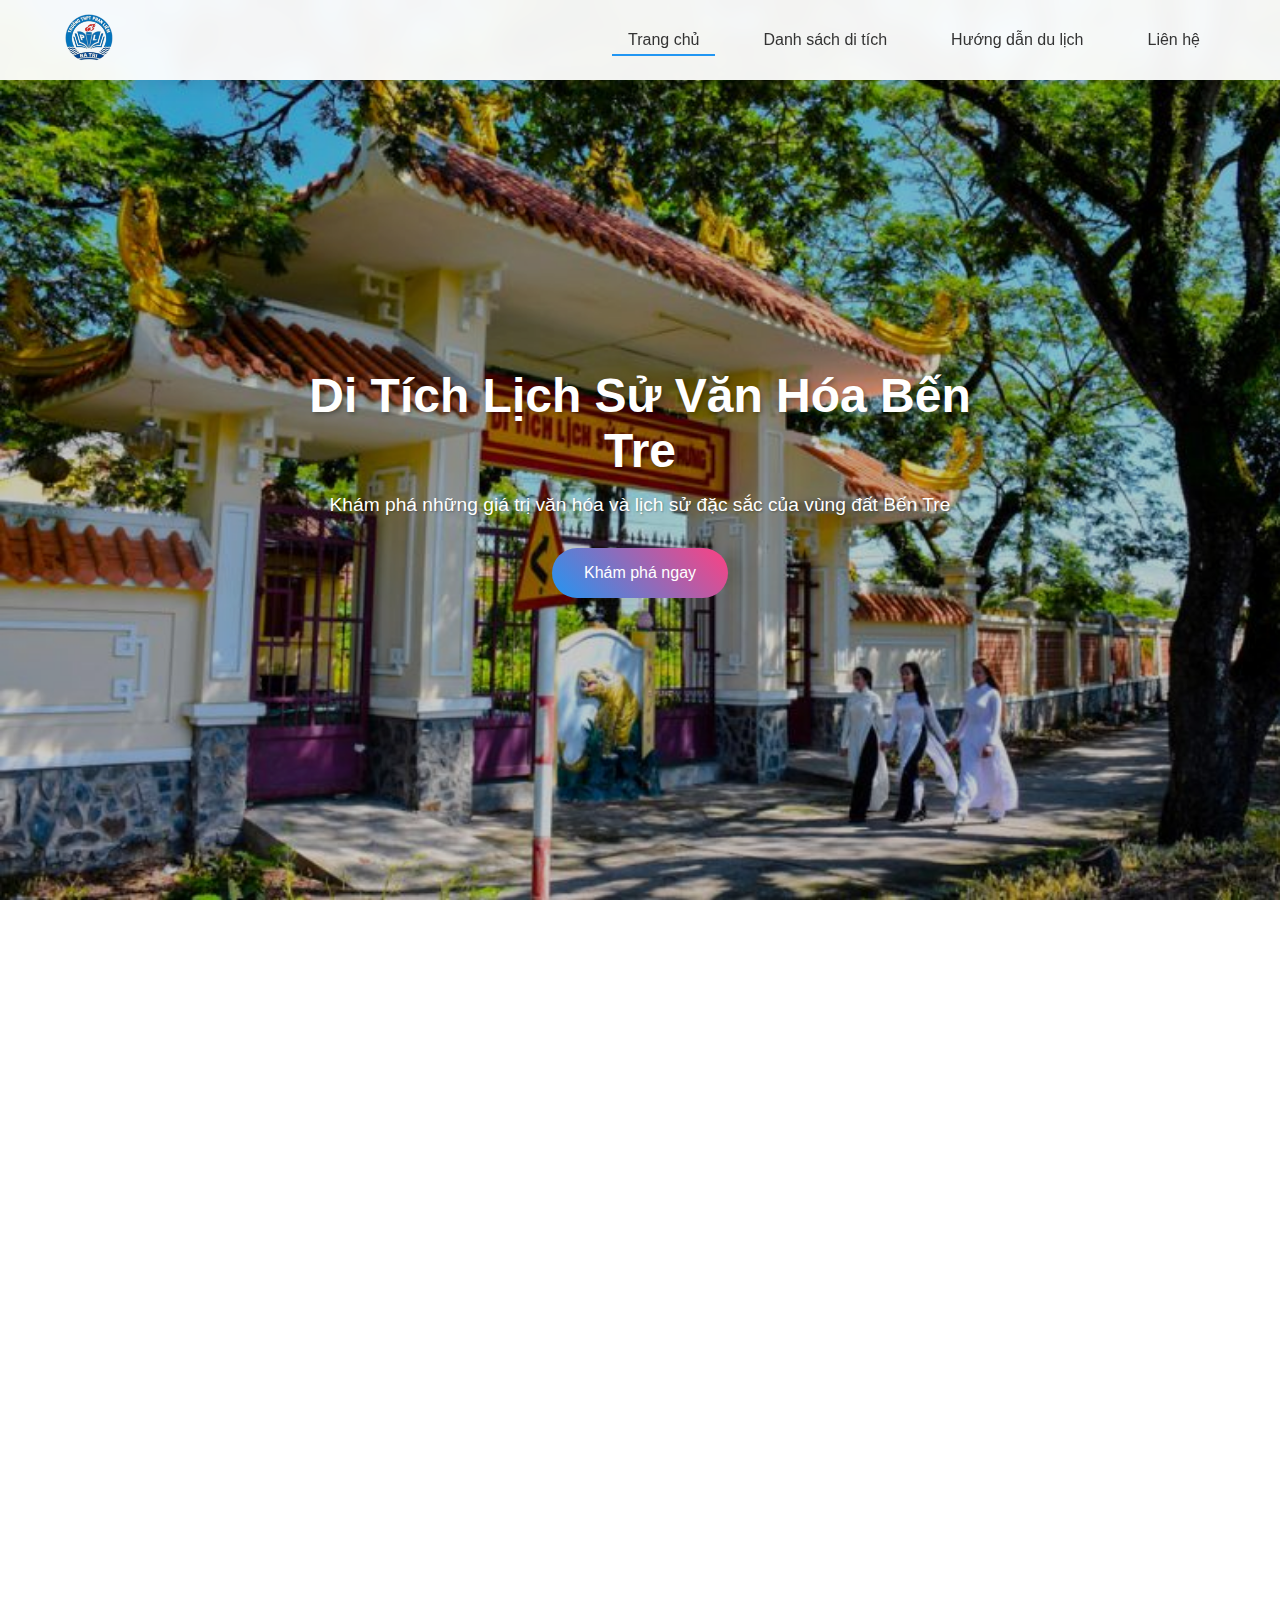
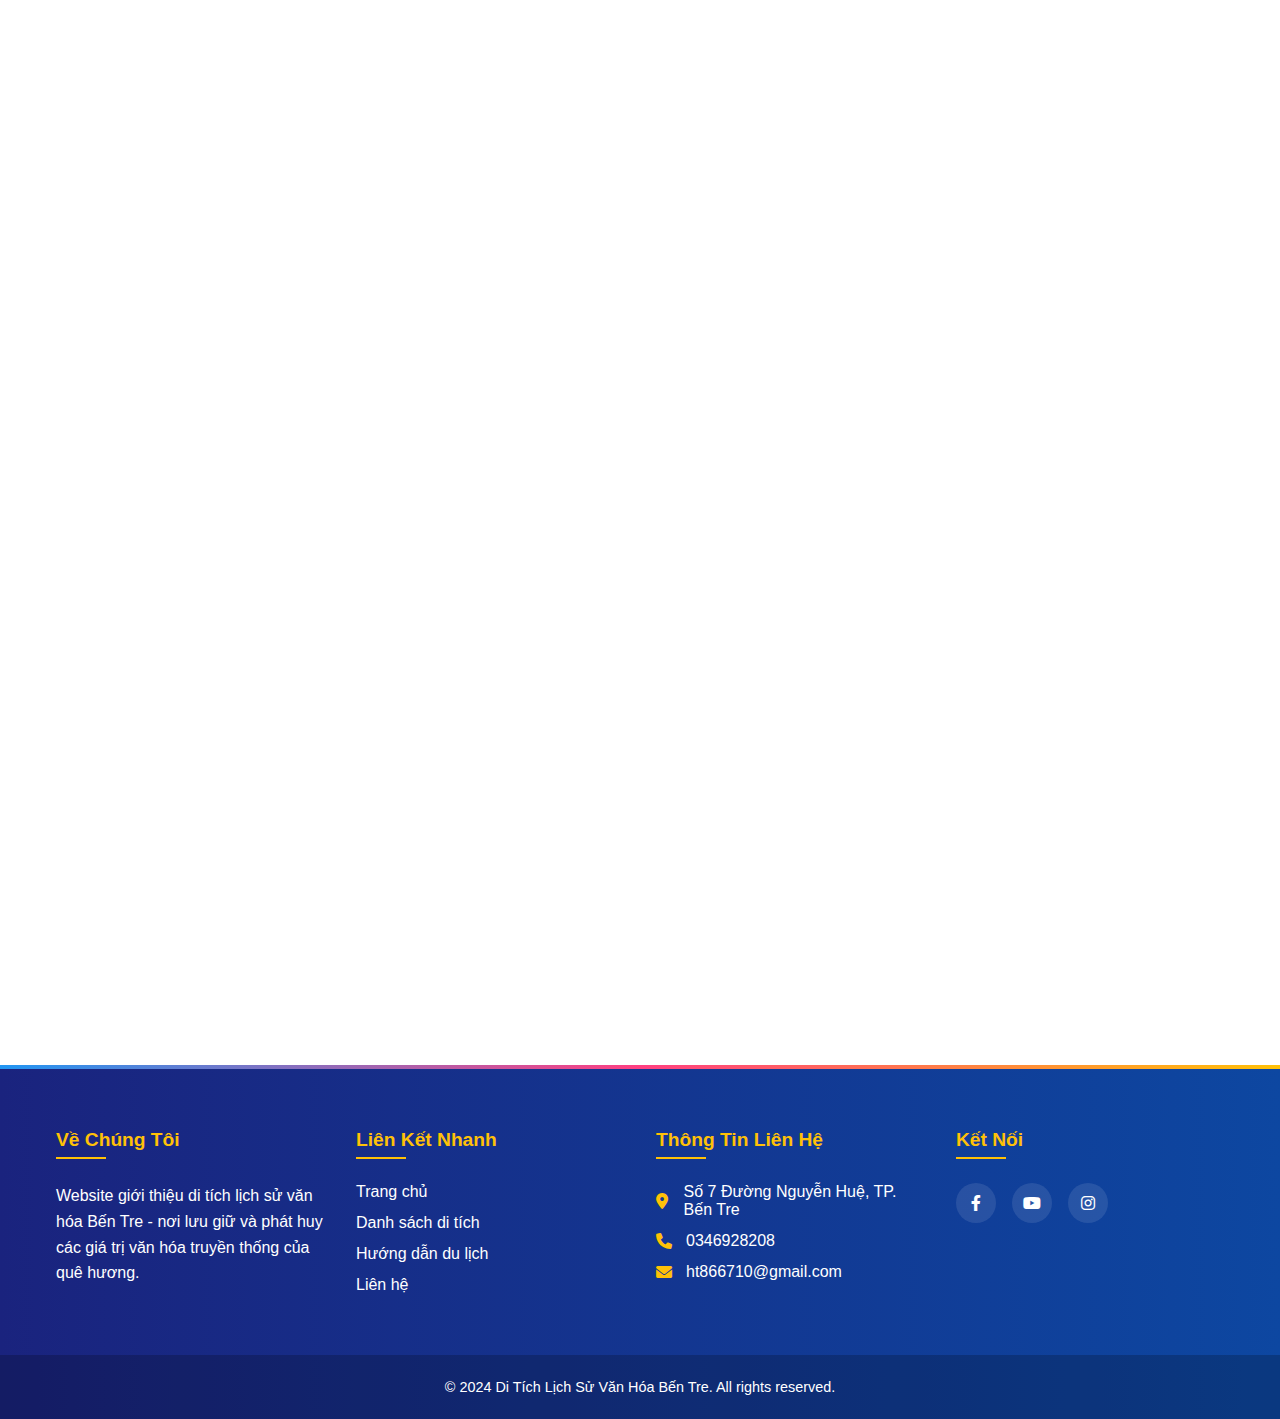
<file: index.html>
<!DOCTYPE html>
<html lang="en">

<head>
    <meta charset="UTF-8">
    <meta name="viewport" content="width=device-width, initial-scale=1.0">
    <link rel="shortcut icon" href="img/logo.png" type="image/x-icon">
    <link rel="stylesheet" href="css/style.css">
    <title>Di Tích Lịch Sử Văn Hóa Bến Tre</title>
</head>

<body>
    <header>
        <div class="header-container">
            <button class="menu-toggle" aria-label="Toggle menu">
                <i class="fas fa-bars"></i>
            </button>
            <div class="logo">
                <a href="index.html">
                    <img src="img/logo.png" alt="Logo Bến Tre">
                </a>
            </div>
            <nav class="main-nav">
                <ul>
                    <li><a href="index.html" class="active">Trang chủ</a></li>
                    <li><a href="danh-sach-di-tich.html">Danh sách di tích</a></li>
                    <li><a href="huong-dan-du-lich.html">Hướng dẫn du lịch</a></li>
                    <li><a href="lien-he.html">Liên hệ</a></li>
                </ul>
            </nav>
        </div>
    </header>
    <main>
        <section class="hero">
            <div class="hero-content">
                <h1>Di Tích Lịch Sử Văn Hóa Bến Tre</h1>
                <p>Khám phá những giá trị văn hóa và lịch sử đặc sắc của vùng đất Bến Tre</p>
                <a href="#overview" class="scroll-btn">Khám phá ngay</a>
            </div>
        </section>

        <section id="overview" class="overview">
            <div class="container">
                <h2 class="section-title">Giới Thiệu</h2>
                <p class="intro-text">
                    Bến Tre - vùng đất được mệnh danh là "Xứ Dừa", không chỉ nổi tiếng với những vườn dừa xanh mát mà
                    còn là nơi lưu giữ nhiều di tích lịch sử văn hóa quan trọng của dân tộc. Những di tích này là minh
                    chứng sống động cho truyền thống đấu tranh anh dũng và bản sắc văn hóa độc đáo của người dân Nam Bộ.
                </p>
            </div>
        </section>

        <section class="featured-sites">
            <div class="container">
                <h2 class="section-title">Di Tích Tiêu Biểu</h2>
                <div class="sites-grid">
                    <div class="site-card">
                        <img src="img/denthondc1.jpg" alt="Đền thờ Nguyễn Đình Chiểu">
                        <div class="site-content">
                            <h3>Đền Thờ Nguyễn Đình Chiểu</h3>
                            <p>Nơi tưởng nhớ danh nhân văn hóa, nhà thơ yêu nước Nguyễn Đình Chiểu - tác giả của tác
                                phẩm Lục Vân Tiên nổi tiếng.</p>
                        </div>
                    </div>

                    <div class="site-card">
                        <img src="img/caydadoi.jpg" alt="Di tích Cây Da đôi và Nhà ông Nguyễn Văn Cung">
                        <div class="site-content">
                            <h3>Di tích Cây Da đôi và Nhà ông Nguyễn Văn Cung</h3>
                            <p>Công trình kiến trúc tôn giáo độc đáo, được xây dựng từ thời Pháp thuộc với lối kiến trúc
                                Gothic đặc trưng.</p>
                        </div>
                    </div>

                    <div class="site-card">
                        <img src="img/chuatuyenlinh.jpeg" alt="Di tích chùa Tuyên Linh">
                        <div class="site-content">
                            <h3>Di tích chùa Tuyên Linh</h3>

                            <p>
                                Chùa Tuyên Linh là một trong những di tích lịch sử văn hóa quan trọng của Bến Tre, được
                                xây
                                dựng từ thời Pháp thuộc với lối kiến trúc Gothic đặc trưng.
                            </p>
                        </div>
                    </div>

                </div>
            </div>
            <div class="view-more-container">
                <a href="danh-sach-di-tich.html" class="btn-view-all">
                    <span>Xem thêm</span>
                    <i class="fas fa-arrow-right"></i>
                </a>
            </div>
        </section>

        <section class="why-visit">
            <div class="container">
                <h2 class="section-title">Giá Trị Di Sản</h2>
                <div class="values-grid">
                    <div class="value-item">
                        <i class="icon-history"></i>
                        <h3>Giá Trị Lịch Sử</h3>
                        <p>Minh chứng cho những sự kiện lịch sử quan trọng và tinh thần đấu tranh kiên cường của người
                            dân Bến Tre.</p>
                    </div>
                    <div class="value-item">
                        <i class="icon-culture"></i>
                        <h3>Giá Trị Văn Hóa</h3>
                        <p>Nơi lưu giữ và phát huy bản sắc văn hóa độc đáo của vùng đất Nam Bộ.</p>
                    </div>
                    <div class="value-item">
                        <i class="icon-architecture"></i>
                        <h3>Giá Trị Kiến Trúc</h3>
                        <p>Những công trình kiến trúc độc đáo mang đậm dấu ấn thời gian và bản sắc địa phương.</p>
                    </div>
                </div>
            </div>
        </section>
    </main>
    <footer class="footer">
        <div class="footer-content container">
            <div class="footer-section">
                <h3>Về Chúng Tôi</h3>
                <p>Website giới thiệu di tích lịch sử văn hóa Bến Tre - nơi lưu giữ và phát huy các giá trị văn hóa
                    truyền thống của quê hương.</p>
            </div>
            <div class="footer-section">
                <h3>Liên Kết Nhanh</h3>
                <ul>
                    <li><a href="index.html">Trang chủ</a></li>
                    <li><a href="danh-sach-di-tich.html">Danh sách di tích</a></li>
                    <li><a href="huong-dan-du-lich.html">Hướng dẫn du lịch</a></li>
                    <li><a href="lien-he.html">Liên hệ</a></li>
                </ul>
            </div>
            <div class="footer-section">
                <h3>Thông Tin Liên Hệ</h3>
                <ul class="contact-info">
                    <li><i class="fas fa-map-marker-alt"></i> Số 7 Đường Nguyễn Huệ, TP. Bến Tre</li>
                    <li><i class="fas fa-phone"></i> 0346928208</li>
                    <li><i class="fas fa-envelope"></i> ht866710@gmail.com</li>
                </ul>
            </div>
            <div class="footer-section">
                <h3>Kết Nối</h3>
                <div class="social-links">
                    <a href="https://www.facebook.com/share/1CJdWMsvn9/?mibextid=qi2Omg" class="social-link"><i
                            class="fab fa-facebook-f"></i></a>
                    <a href="https://www.youtube.com/@huynhtrann" class="social-link"><i class="fab fa-youtube"></i></a>
                    <a href="https://www.instagram.com/hhtaanrt?igsh=MTF2djBkMGU5bHhrZA==&utm_source=ig_contact_invite"
                        class="social-link"><i class="fab fa-instagram"></i></a>
                </div>
            </div>
        </div>
        <div class="footer-bottom">
            <div class="container">
                <p>&copy; 2024 Di Tích Lịch Sử Văn Hóa Bến Tre. All rights reserved.</p>
            </div>
        </div>
    </footer>
    <!-- Add Font Awesome for icons -->
    <link rel="stylesheet" href="https://cdnjs.cloudflare.com/ajax/libs/font-awesome/6.0.0/css/all.min.css">
    <script src="js/main.js"></script>
</body>

</html>
</file>
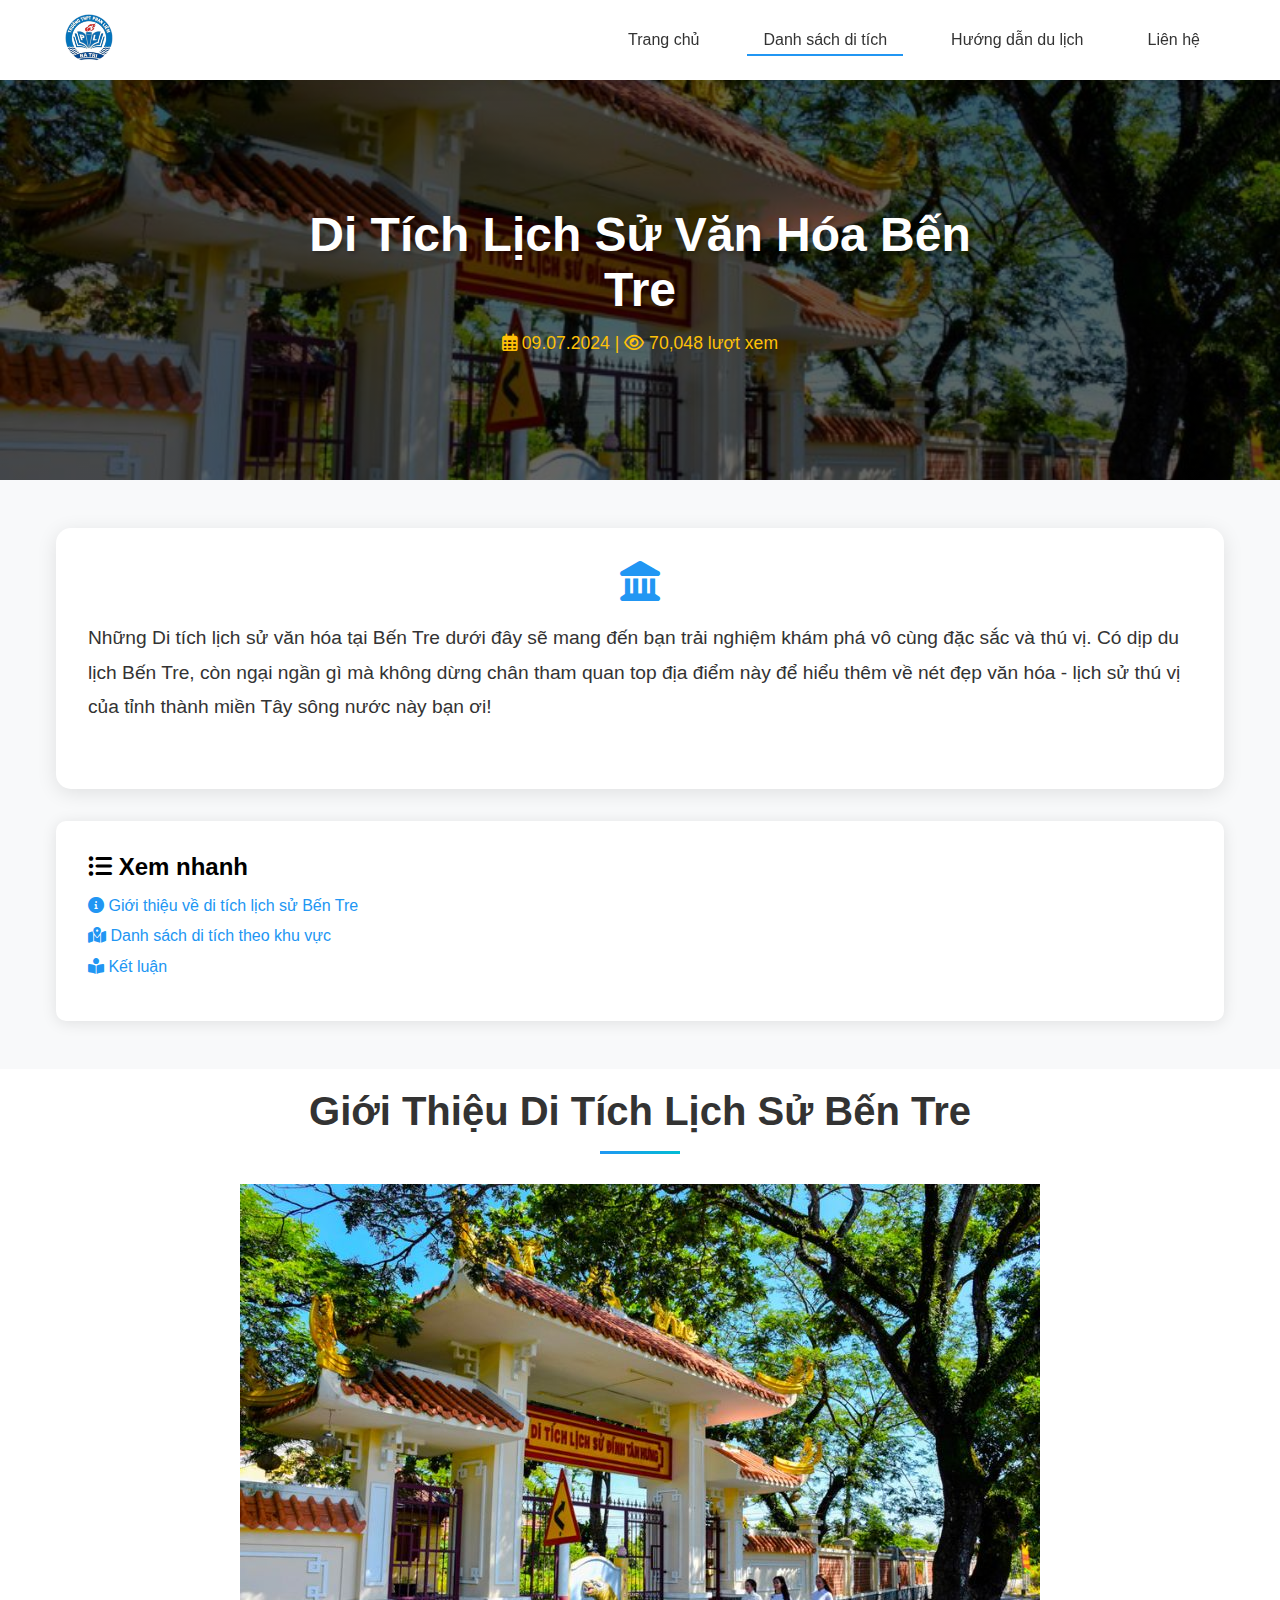
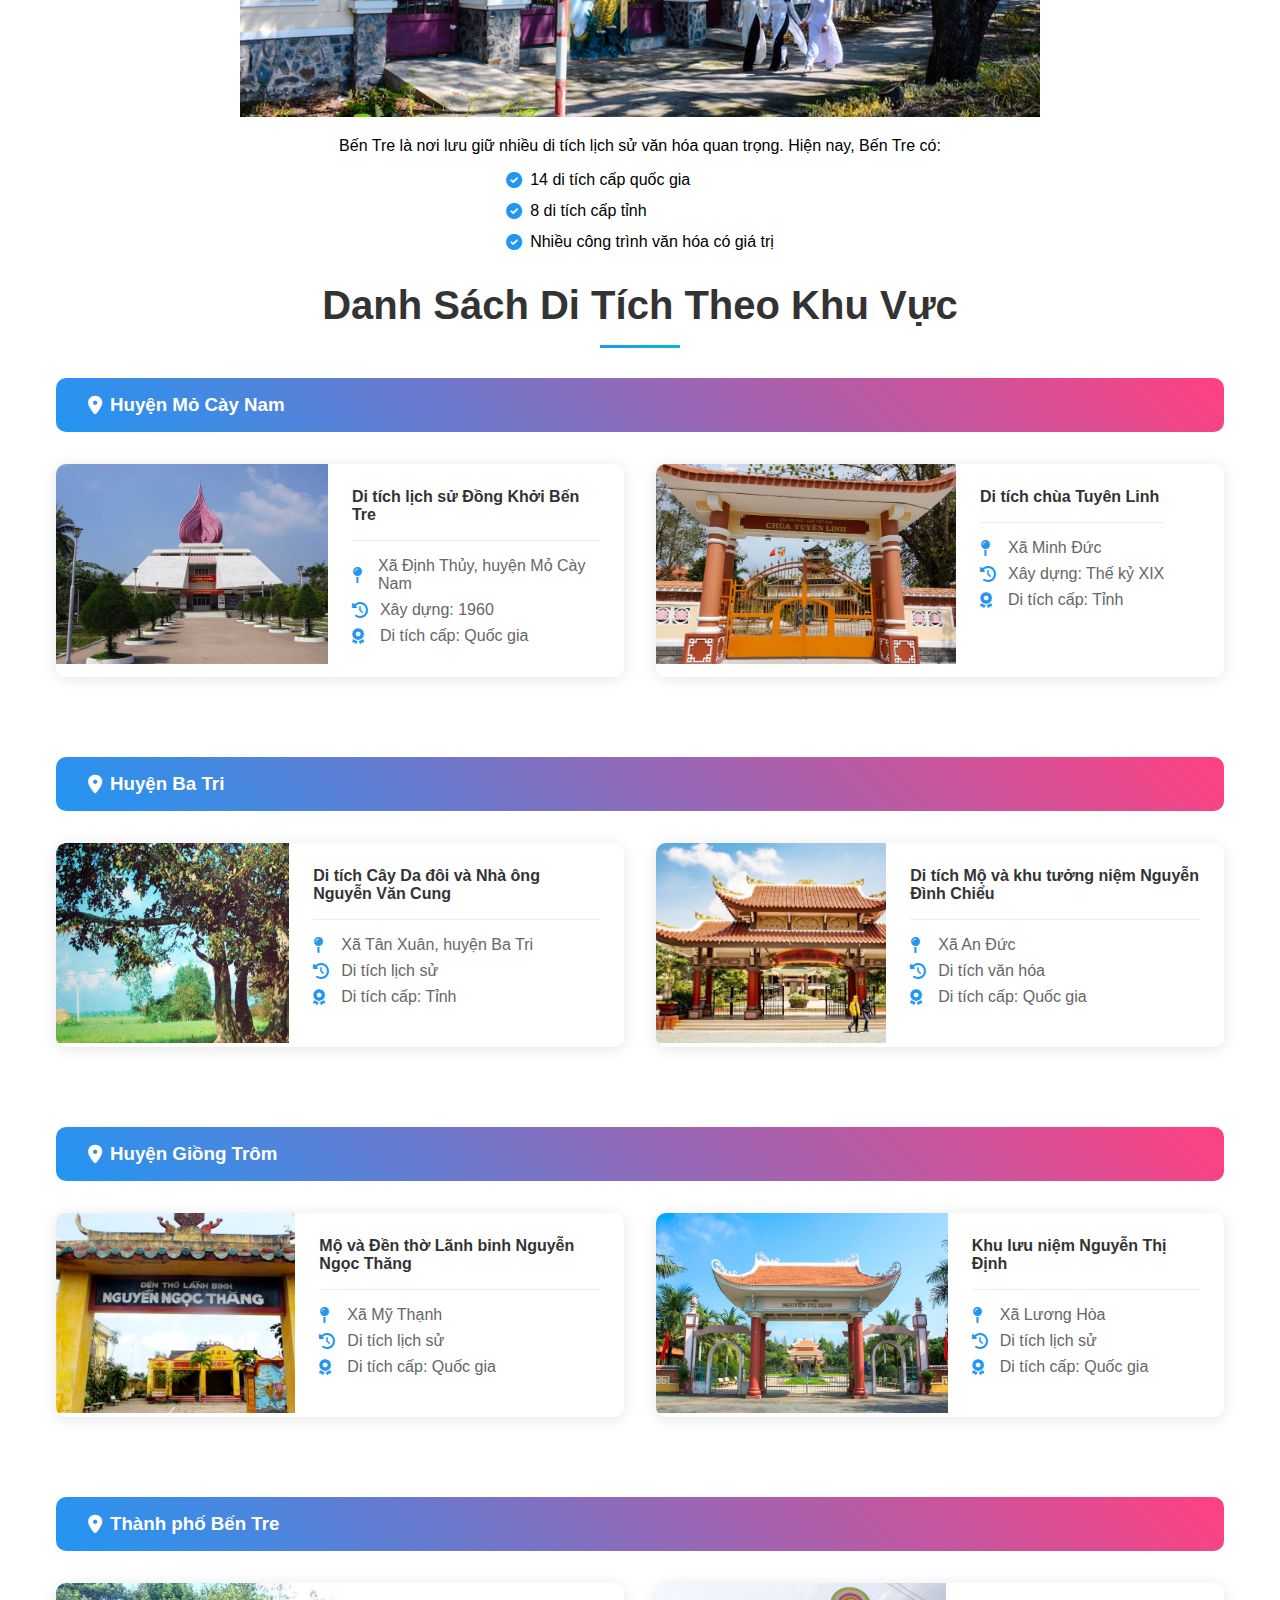
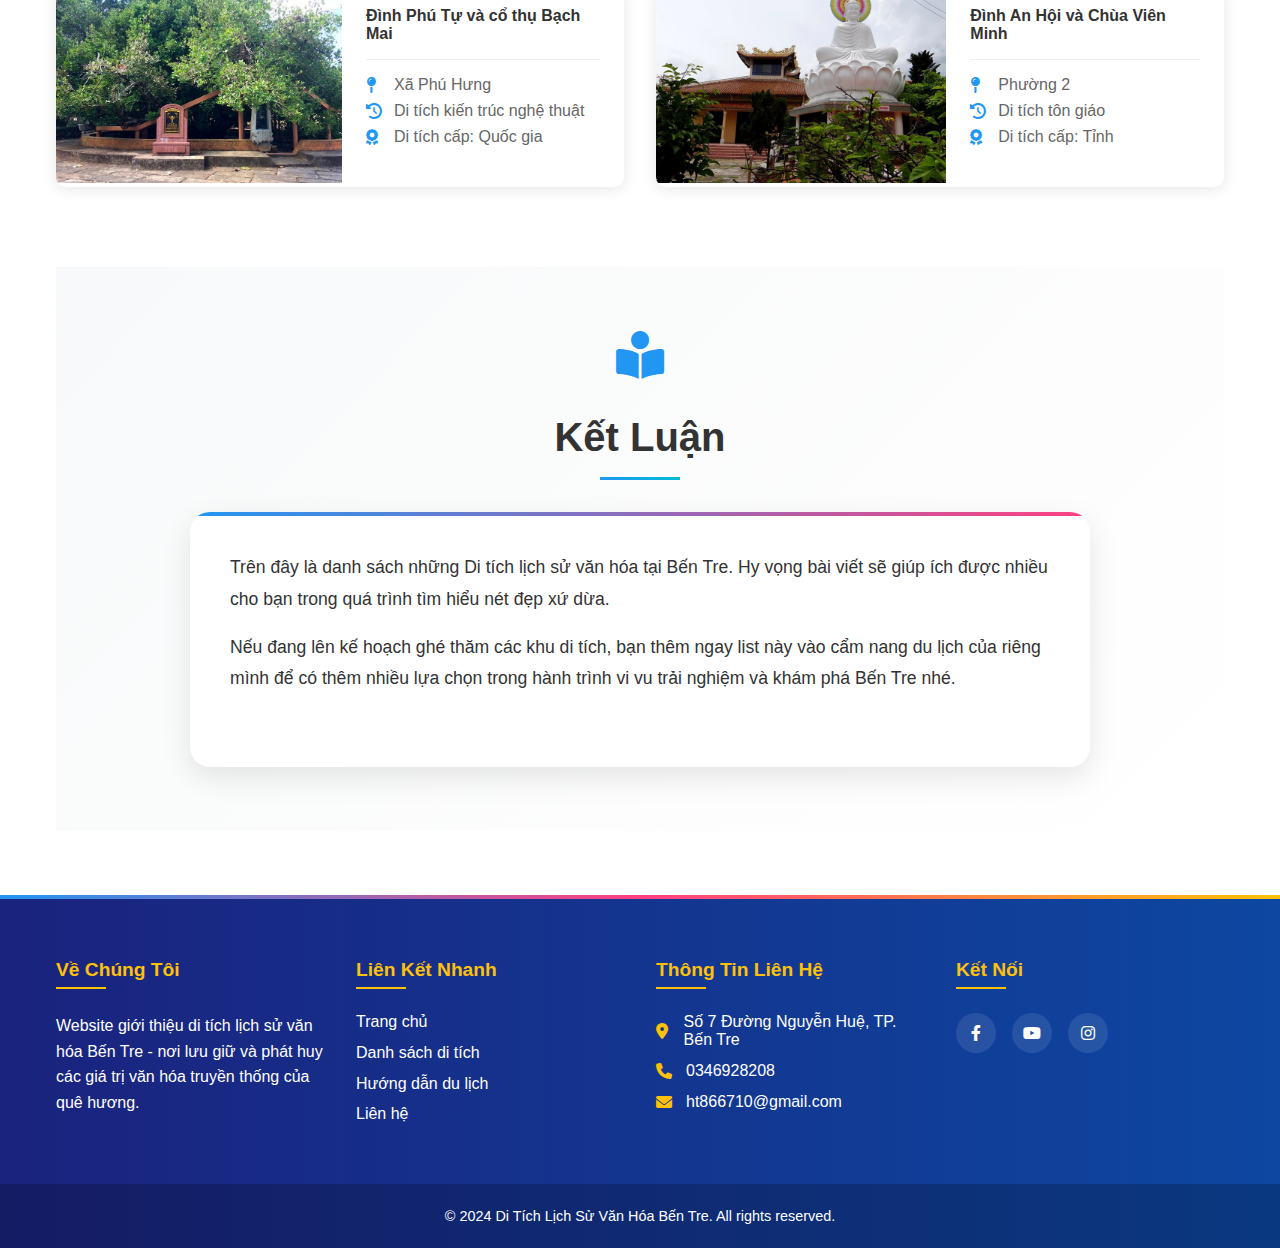
<file: danh-sach-di-tich.html>
<!DOCTYPE html>
<html lang="en">

<head>
    <meta charset="UTF-8">
    <meta name="viewport" content="width=device-width, initial-scale=1.0">
    <link rel="shortcut icon" href="img/logo.png" type="image/x-icon">
    <link rel="stylesheet" href="css/style.css">
    <link rel="stylesheet" href="https://cdnjs.cloudflare.com/ajax/libs/font-awesome/6.0.0/css/all.min.css">
    <title>Danh Sách Di Tích - Bến Tre</title>
</head>

<body>
    <header>
        <div class="header-container">
            <button class="menu-toggle" aria-label="Toggle menu">
                <i class="fas fa-bars"></i>
            </button>
            <div class="logo">
                <a href="index.html">
                    <img src="img/logo.png" alt="Logo Bến Tre">
                </a>
            </div>
            <nav class="main-nav">
                <ul>
                    <li><a href="index.html">Trang chủ</a></li>
                    <li><a href="danh-sach-di-tich.html" class="active">Danh sách di tích</a></li>
                    <li><a href="huong-dan-du-lich.html">Hướng dẫn du lịch</a></li>
                    <li><a href="lien-he.html">Liên hệ</a></li>
                </ul>
            </nav>
        </div>
    </header>
    <main>
        <section class="page-hero">
            <div class="hero-content">
                <h1>Di Tích Lịch Sử Văn Hóa Bến Tre</h1>
                <div class="post-meta">
                    <span><i class="far fa-calendar-alt"></i> 09.07.2024</span> |
                    <span><i class="far fa-eye"></i> 70,048 lượt xem</span>
                </div>
            </div>
        </section>

        <section class="intro-section">
            <div class="container">
                <div class="intro-card">
                    <div class="intro-icon">
                        <i class="fas fa-landmark"></i>
                    </div>
                    <p class="lead-text">
                        Những Di tích lịch sử văn hóa tại Bến Tre dưới đây sẽ mang đến bạn trải nghiệm khám phá vô cùng
                        đặc
                        sắc và thú vị. Có dịp du lịch Bến Tre, còn ngại ngần gì mà không dừng chân tham quan top địa
                        điểm
                        này để hiểu thêm về nét đẹp văn hóa - lịch sử thú vị của tỉnh thành miền Tây sông nước này bạn
                        ơi!
                    </p>
                </div>

                <div class="quick-nav">
                    <h2><i class="fas fa-list-ul"></i> Xem nhanh</h2>
                    <ul>
                        <li><a href="#intro"><i class="fas fa-info-circle"></i> Giới thiệu về di tích lịch sử Bến
                                Tre</a></li>
                        <li><a href="#list"><i class="fas fa-map-marked-alt"></i> Danh sách di tích theo khu vực</a>
                        </li>
                        <li><a href="#conclusion"><i class="fas fa-book-reader"></i> Kết luận</a></li>
                    </ul>
                </div>
            </div>
        </section>

        <section id="intro" class="content-section">
            <div class="container">
                <h2 class="section-title">Giới Thiệu Di Tích Lịch Sử Bến Tre</h2>
                <div class="content-with-image">
                    <div class="image-wrapper">
                        <img src="img/img1.jpeg" alt="Di tích lịch sử Bến Tre" class="section-image">
                    </div>
                    <div class="content-text">
                        <p>Bến Tre là nơi lưu giữ nhiều di tích lịch
                            sử văn hóa quan trọng. Hiện nay, Bến Tre có:</p>
                        <ul class="stats-list">
                            <li><i class="fas fa-check-circle"></i> 14 di tích cấp quốc gia</li>
                            <li><i class="fas fa-check-circle"></i> 8 di tích cấp tỉnh</li>
                            <li><i class="fas fa-check-circle"></i> Nhiều công trình văn hóa có giá trị</li>
                        </ul>
                    </div>
                </div>
            </div>
        </section>

        <section id="list" class="content-section heritage-sites">
            <div class="container">
                <h2 class="section-title">Danh Sách Di Tích Theo Khu Vực</h2>

                <div class="district-section">
                    <div class="district-header">
                        <h3><i class="fas fa-map-marker-alt"></i> Huyện Mỏ Cày Nam</h3>
                    </div>
                    <div class="heritage-grid">
                        <div class="heritage-card">
                            <div class="heritage-image">
                                <img src="img/img2.jpeg" alt="Di tích lịch sử Đồng Khởi">
                                <div class="heritage-overlay">
                                    <a href="di-tich/dong-khoi.html" class="view-more">Xem chi tiết</a>
                                </div>
                            </div>
                            <div class="heritage-info">
                                <h4>Di tích lịch sử Đồng Khởi Bến Tre</h4>
                                <div class="heritage-details">
                                    <p><i class="fas fa-map-pin"></i> Xã Định Thủy, huyện Mỏ Cày Nam</p>
                                    <p><i class="fas fa-history"></i> Xây dựng: 1960</p>
                                    <p><i class="fas fa-award"></i> Di tích cấp: Quốc gia</p>
                                </div>
                            </div>
                        </div>

                        <div class="heritage-card">
                            <div class="heritage-image">
                                <img src="img/chuatuyenlinh.jpeg" alt="Chùa Tuyên Linh">
                                <div class="heritage-overlay">
                                    <a href="di-tich/chua-tuyen-linh.html" class="view-more">Xem chi tiết</a>
                                </div>
                            </div>
                            <div class="heritage-info">
                                <h4>Di tích chùa Tuyên Linh</h4>
                                <div class="heritage-details">
                                    <p><i class="fas fa-map-pin"></i> Xã Minh Đức</p>
                                    <p><i class="fas fa-history"></i> Xây dựng: Thế kỷ XIX</p>
                                    <p><i class="fas fa-award"></i> Di tích cấp: Tỉnh</p>
                                </div>
                            </div>
                        </div>
                    </div>
                </div>

                <!-- Huyện Ba Tri -->
                <div class="district-section">
                    <div class="district-header">
                        <h3><i class="fas fa-map-marker-alt"></i> Huyện Ba Tri</h3>
                    </div>
                    <div class="heritage-grid">
                        <div class="heritage-card">
                            <div class="heritage-image">
                                <img src="img/caydadoi.jpg" alt="Di tích Cây Da đôi">
                                <div class="heritage-overlay">
                                    <a href="di-tich/cay-da-doi.html" class="view-more">Xem chi tiết</a>
                                </div>
                            </div>
                            <div class="heritage-info">

                                <h4>Di tích Cây Da đôi và Nhà ông Nguyễn Văn Cung</h4>
                                <div class="heritage-details">
                                    <p><i class="fas fa-map-pin"></i> Xã Tân Xuân, huyện Ba Tri</p>
                                    <p><i class="fas fa-history"></i> Di tích lịch sử</p>
                                    <p><i class="fas fa-award"></i> Di tích cấp: Tỉnh</p>
                                </div>
                            </div>
                        </div>

                        <div class="heritage-card">
                            <div class="heritage-image">
                                <img src="img/denthondc1.jpg" alt="Khu tưởng niệm Nguyễn Đình Chiểu">
                                <div class="heritage-overlay">
                                    <a href="di-tich/den-tho-ndc.html" class="view-more">Xem chi tiết</a>
                                </div>
                            </div>
                            <div class="heritage-info">
                                <h4>Di tích Mộ và khu tưởng niệm Nguyễn Đình Chiểu</h4>
                                <div class="heritage-details">
                                    <p><i class="fas fa-map-pin"></i> Xã An Đức</p>
                                    <p><i class="fas fa-history"></i> Di tích văn hóa</p>
                                    <p><i class="fas fa-award"></i> Di tích cấp: Quốc gia</p>
                                </div>
                            </div>
                        </div>
                    </div>
                </div>

                <!-- Huyện Giồng Trôm -->
                <div class="district-section">
                    <div class="district-header">
                        <h3><i class="fas fa-map-marker-alt"></i> Huyện Giồng Trôm</h3>
                    </div>
                    <div class="heritage-grid">
                        <div class="heritage-card">
                            <div class="heritage-image">
                                <img src="img/nnthang.jpeg" alt="Đền thờ Lãnh binh Nguyễn Ngọc Thăng">
                                <div class="heritage-overlay">
                                    <a href="di-tich/nn-thang.html" class="view-more">Xem chi tiết</a>
                                </div>

                            </div>
                            <div class="heritage-info">
                                <h4>Mộ và Đền thờ Lãnh binh Nguyễn Ngọc Thăng</h4>
                                <div class="heritage-details">
                                    <p><i class="fas fa-map-pin"></i> Xã Mỹ Thạnh</p>
                                    <p><i class="fas fa-history"></i> Di tích lịch sử</p>
                                    <p><i class="fas fa-award"></i> Di tích cấp: Quốc gia</p>
                                </div>
                            </div>
                        </div>

                        <div class="heritage-card">
                            <div class="heritage-image">
                                <img src="img/img5.jpeg" alt="Khu lưu niệm Nguyễn Thị Định">
                                <div class="heritage-overlay">
                                    <a href="di-tich/nguyen-thi-dinh.html" class="view-more">Xem chi tiết</a>
                                </div>
                            </div>
                            <div class="heritage-info">

                                <h4>Khu lưu niệm Nguyễn Thị Định</h4>
                                <div class="heritage-details">
                                    <p><i class="fas fa-map-pin"></i> Xã Lương Hòa</p>
                                    <p><i class="fas fa-history"></i> Di tích lịch sử</p>
                                    <p><i class="fas fa-award"></i> Di tích cấp: Quốc gia</p>
                                </div>
                            </div>
                        </div>
                    </div>
                </div>

                <!-- Thành phố Bến Tre -->
                <div class="district-section">
                    <div class="district-header">
                        <h3><i class="fas fa-map-marker-alt"></i> Thành phố Bến Tre</h3>
                    </div>
                    <div class="heritage-grid">
                        <div class="heritage-card">
                            <div class="heritage-image">
                                <img src="img/img6.jpeg" alt="Đình Phú Tự">
                                <div class="heritage-overlay">
                                    <a href="di-tich/dinh-phu-tu.html" class="view-more">Xem chi tiết</a>
                                </div>

                            </div>
                            <div class="heritage-info">
                                <h4>Đình Phú Tự và cổ thụ Bạch Mai</h4>
                                <div class="heritage-details">
                                    <p><i class="fas fa-map-pin"></i> Xã Phú Hưng</p>
                                    <p><i class="fas fa-history"></i> Di tích kiến trúc nghệ thuật</p>
                                    <p><i class="fas fa-award"></i> Di tích cấp: Quốc gia</p>
                                </div>
                            </div>
                        </div>

                        <div class="heritage-card">
                            <div class="heritage-image">
                                <img src="img/img7.jpeg" alt="Chùa Viên Minh">
                                <div class="heritage-overlay">
                                    <a href="di-tich/chua-vien-minh.html" class="view-more">Xem chi tiết</a>
                                </div>




                            </div>
                            <div class="heritage-info">
                                <h4>Đình An Hội và Chùa Viên Minh</h4>
                                <div class="heritage-details">
                                    <p><i class="fas fa-map-pin"></i> Phường 2</p>
                                    <p><i class="fas fa-history"></i> Di tích tôn giáo</p>
                                    <p><i class="fas fa-award"></i> Di tích cấp: Tỉnh</p>
                                </div>
                            </div>
                        </div>
                    </div>
                </div>

                <!-- Kết luận -->
                <section id="conclusion" class="content-section conclusion-section">
                    <div class="container">
                        <div class="conclusion-wrapper">
                            <div class="conclusion-header">
                                <i class="fas fa-book-reader conclusion-icon"></i>
                                <h2 class="section-title">Kết Luận</h2>
                            </div>
                            <div class="conclusion-content">
                                <div class="conclusion-card">
                                    <div class="conclusion-text">
                                        <p>Trên đây là danh sách những Di tích lịch sử văn hóa tại Bến Tre. Hy vọng bài
                                            viết sẽ giúp
                                            ích được nhiều cho bạn trong quá trình tìm hiểu nét đẹp xứ dừa.</p>
                                        <p>Nếu đang lên kế hoạch ghé thăm các khu di tích, bạn thêm ngay list này vào
                                            cẩm nang du lịch
                                            của riêng mình để có thêm nhiều lựa chọn trong hành trình vi vu trải nghiệm
                                            và khám phá Bến Tre nhé.</p>
                                    </div>
                                </div>
                            </div>
                        </div>
                    </div>
                </section>
            </div>
        </section>
    </main>
    <footer class="footer">
        <div class="footer-content container">
            <div class="footer-section">
                <h3>Về Chúng Tôi</h3>
                <p>Website giới thiệu di tích lịch sử văn hóa Bến Tre - nơi lưu giữ và phát huy các giá trị văn hóa
                    truyền thống của quê hương.</p>
            </div>
            <div class="footer-section">
                <h3>Liên Kết Nhanh</h3>
                <ul>
                    <li><a href="index.html">Trang chủ</a></li>
                    <li><a href="danh-sach-di-tich.html">Danh sách di tích</a></li>
                    <li><a href="huong-dan-du-lich.html">Hướng dẫn du lịch</a></li>
                    <li><a href="lien-he.html">Liên hệ</a></li>
                </ul>
            </div>
            <div class="footer-section">
                <h3>Thông Tin Liên Hệ</h3>
                <ul class="contact-info">
                    <li><i class="fas fa-map-marker-alt"></i> Số 7 Đường Nguyễn Huệ, TP. Bến Tre</li>
                    <li><i class="fas fa-phone"></i> 0346928208</li>
                    <li><i class="fas fa-envelope"></i> ht866710@gmail.com</li>
                </ul>
            </div>
            <div class="footer-section">
                <h3>Kết Nối</h3>
                <div class="social-links">
                    <a href="https://www.facebook.com/share/1CJdWMsvn9/?mibextid=qi2Omg" class="social-link"><i
                            class="fab fa-facebook-f"></i></a>
                    <a href="https://www.youtube.com/@huynhtrann" class="social-link"><i class="fab fa-youtube"></i></a>
                    <a href="https://www.instagram.com/hhtaanrt?igsh=MTF2djBkMGU5bHhrZA==&utm_source=ig_contact_invite"
                        class="social-link"><i class="fab fa-instagram"></i></a>
                </div>
            </div>
        </div>
        <div class="footer-bottom">
            <div class="container">
                <p>&copy; 2024 Di Tích Lịch Sử Văn Hóa Bến Tre. All rights reserved.</p>
            </div>
        </div>
    </footer>
    <script src="js/main.js"></script>
</body>

</html>
</file>
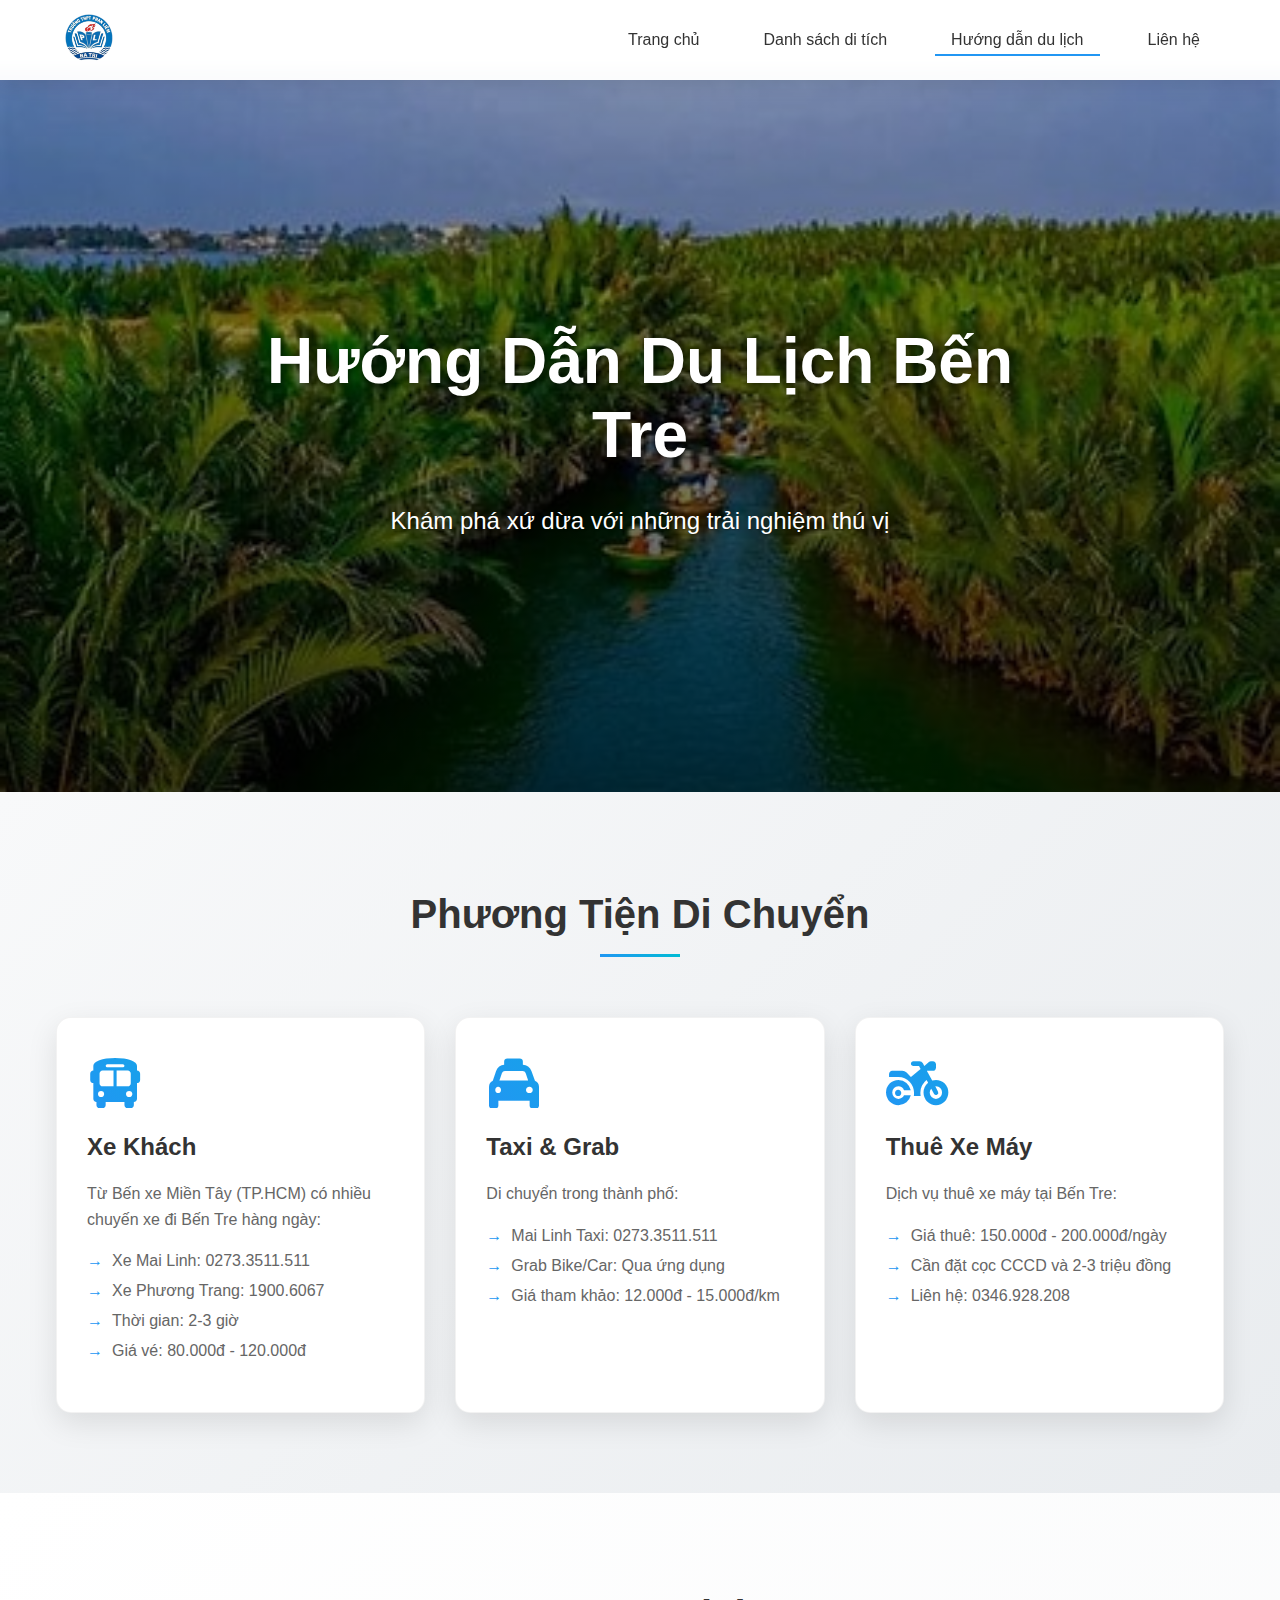
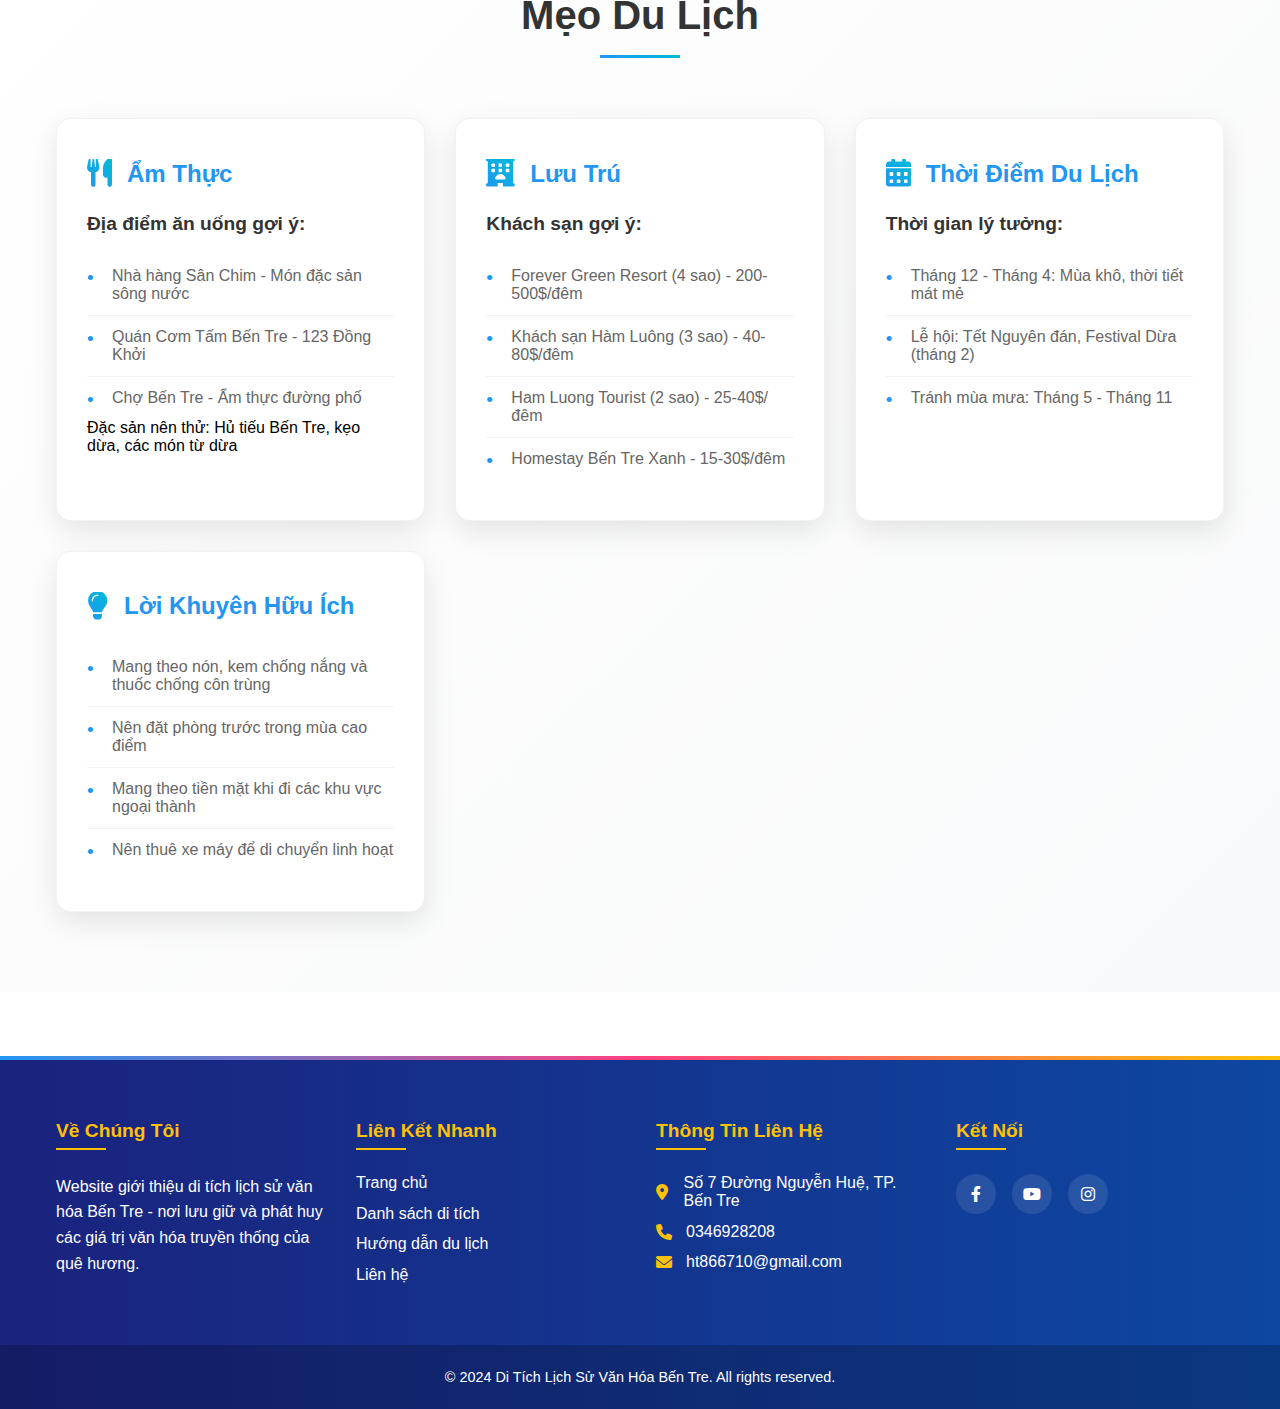
<file: huong-dan-du-lich.html>
<!DOCTYPE html>
<html lang="vi">

<head>
    <meta charset="UTF-8">
    <meta name="viewport" content="width=device-width, initial-scale=1.0">
    <link rel="shortcut icon" href="img/logo.png" type="image/x-icon">
    <link rel="stylesheet" href="css/style.css">
    <link rel="stylesheet" href="https://cdnjs.cloudflare.com/ajax/libs/font-awesome/6.0.0/css/all.min.css">
    <title>Hướng Dẫn Du Lịch - Bến Tre</title>
</head>

<body>
    <header>
        <div class="header-container">
            <button class="menu-toggle" aria-label="Toggle menu">
                <i class="fas fa-bars"></i>
            </button>
            <div class="logo">
                <a href="index.html">
                    <img src="img/logo.png" alt="Logo Bến Tre">
                </a>
            </div>
            <nav class="main-nav">
                <ul>
                    <li><a href="index.html">Trang chủ</a></li>
                    <li><a href="danh-sach-di-tich.html">Danh sách di tích</a></li>
                    <li><a href="huong-dan-du-lich.html" class="active">Hướng dẫn du lịch</a></li>
                    <li><a href="lien-he.html">Liên hệ</a></li>
                </ul>
            </nav>
        </div>
    </header>

    <main>
        <section class="guide-hero">
            <div class="hero-overlay"></div>
            <div class="hero-content">
                <h1>Hướng Dẫn Du Lịch Bến Tre</h1>
                <p>Khám phá xứ dừa với những trải nghiệm thú vị</p>
            </div>
        </section>

        <section class="transportation-guide">
            <div class="container">
                <h2 class="section-title">Phương Tiện Di Chuyển</h2>
                <div class="transport-options">
                    <div class="transport-item">
                        <i class="fas fa-bus"></i>
                        <h3>Xe Khách</h3>
                        <p>Từ Bến xe Miền Tây (TP.HCM) có nhiều chuyến xe đi Bến Tre hàng ngày:</p>
                        <ul>
                            <li>Xe Mai Linh: 0273.3511.511</li>
                            <li>Xe Phương Trang: 1900.6067</li>
                            <li>Thời gian: 2-3 giờ</li>
                            <li>Giá vé: 80.000đ - 120.000đ</li>
                        </ul>
                    </div>

                    <div class="transport-item">
                        <i class="fas fa-taxi"></i>
                        <h3>Taxi & Grab</h3>
                        <p>Di chuyển trong thành phố:</p>
                        <ul>
                            <li>Mai Linh Taxi: 0273.3511.511</li>
                            <li>Grab Bike/Car: Qua ứng dụng</li>
                            <li>Giá tham khảo: 12.000đ - 15.000đ/km</li>
                        </ul>
                    </div>

                    <div class="transport-item">
                        <i class="fas fa-motorcycle"></i>
                        <h3>Thuê Xe Máy</h3>
                        <p>Dịch vụ thuê xe máy tại Bến Tre:</p>
                        <ul>
                            <li>Giá thuê: 150.000đ - 200.000đ/ngày</li>
                            <li>Cần đặt cọc CCCD và 2-3 triệu đồng</li>
                            <li>Liên hệ: 0346.928.208</li>
                        </ul>
                    </div>
                </div>
            </div>
        </section>


        <section class="travel-tips">
            <div class="container">
                <h2 class="section-title">Mẹo Du Lịch</h2>

                <div class="tips-container">
                    <div class="tip-item">
                        <h3><i class="fas fa-utensils"></i> Ẩm Thực</h3>
                        <div class="tip-content">
                            <h4>Địa điểm ăn uống gợi ý:</h4>
                            <ul>
                                <li>Nhà hàng Sân Chim - Món đặc sản sông nước</li>
                                <li>Quán Cơm Tấm Bến Tre - 123 Đồng Khởi</li>
                                <li>Chợ Bến Tre - Ẩm thực đường phố</li>
                            </ul>
                            <p>Đặc sản nên thử: Hủ tiếu Bến Tre, kẹo dừa, các món từ dừa</p>
                        </div>
                    </div>

                    <div class="tip-item">
                        <h3><i class="fas fa-hotel"></i> Lưu Trú</h3>
                        <div class="tip-content">
                            <h4>Khách sạn gợi ý:</h4>
                            <ul>
                                <li>Forever Green Resort (4 sao) - 200-500$/đêm</li>
                                <li>Khách sạn Hàm Luông (3 sao) - 40-80$/đêm</li>
                                <li>Ham Luong Tourist (2 sao) - 25-40$/đêm</li>
                                <li>Homestay Bến Tre Xanh - 15-30$/đêm</li>
                            </ul>
                        </div>
                    </div>

                    <div class="tip-item">
                        <h3><i class="fas fa-calendar-alt"></i> Thời Điểm Du Lịch</h3>
                        <div class="tip-content">
                            <h4>Thời gian lý tưởng:</h4>
                            <ul>
                                <li>Tháng 12 - Tháng 4: Mùa khô, thời tiết mát mẻ</li>
                                <li>Lễ hội: Tết Nguyên đán, Festival Dừa (tháng 2)</li>
                                <li>Tránh mùa mưa: Tháng 5 - Tháng 11</li>
                            </ul>
                        </div>
                    </div>

                    <div class="tip-item">
                        <h3><i class="fas fa-lightbulb"></i> Lời Khuyên Hữu Ích</h3>
                        <div class="tip-content">
                            <ul>
                                <li>Mang theo nón, kem chống nắng và thuốc chống côn trùng</li>
                                <li>Nên đặt phòng trước trong mùa cao điểm</li>
                                <li>Mang theo tiền mặt khi đi các khu vực ngoại thành</li>
                                <li>Nên thuê xe máy để di chuyển linh hoạt</li>
                            </ul>
                        </div>
                    </div>
                </div>
            </div>
        </section>
    </main>

    <footer class="footer">
        <div class="footer-content container">
            <div class="footer-section">
                <h3>Về Chúng Tôi</h3>
                <p>Website giới thiệu di tích lịch sử văn hóa Bến Tre - nơi lưu giữ và phát huy các giá trị văn hóa
                    truyền thống của quê hương.</p>
            </div>
            <div class="footer-section">
                <h3>Liên Kết Nhanh</h3>
                <ul>
                    <li><a href="index.html">Trang chủ</a></li>
                    <li><a href="danh-sach-di-tich.html">Danh sách di tích</a></li>
                    <li><a href="huong-dan-du-lich.html">Hướng dẫn du lịch</a></li>
                    <li><a href="lien-he.html">Liên hệ</a></li>
                </ul>
            </div>
            <div class="footer-section">
                <h3>Thông Tin Liên Hệ</h3>
                <ul class="contact-info">
                    <li><i class="fas fa-map-marker-alt"></i> Số 7 Đường Nguyễn Huệ, TP. Bến Tre</li>
                    <li><i class="fas fa-phone"></i> 0346928208</li>
                    <li><i class="fas fa-envelope"></i> ht866710@gmail.com</li>
                </ul>
            </div>
            <div class="footer-section">
                <h3>Kết Nối</h3>
                <div class="social-links">
                    <a href="https://www.facebook.com/share/1CJdWMsvn9/?mibextid=qi2Omg" class="social-link"><i
                            class="fab fa-facebook-f"></i></a>
                    <a href="https://www.youtube.com/@huynhtrann" class="social-link"><i class="fab fa-youtube"></i></a>
                    <a href="https://www.instagram.com/hhtaanrt?igsh=MTF2djBkMGU5bHhrZA==&utm_source=ig_contact_invite"
                        class="social-link"><i class="fab fa-instagram"></i></a>
                </div>
            </div>
        </div>
        <div class="footer-bottom">
            <div class="container">
                <p>&copy; 2024 Di Tích Lịch Sử Văn Hóa Bến Tre. All rights reserved.</p>
            </div>
        </div>
    </footer>
    <script src="js/main.js"></script>
</body>

</html>
</file>
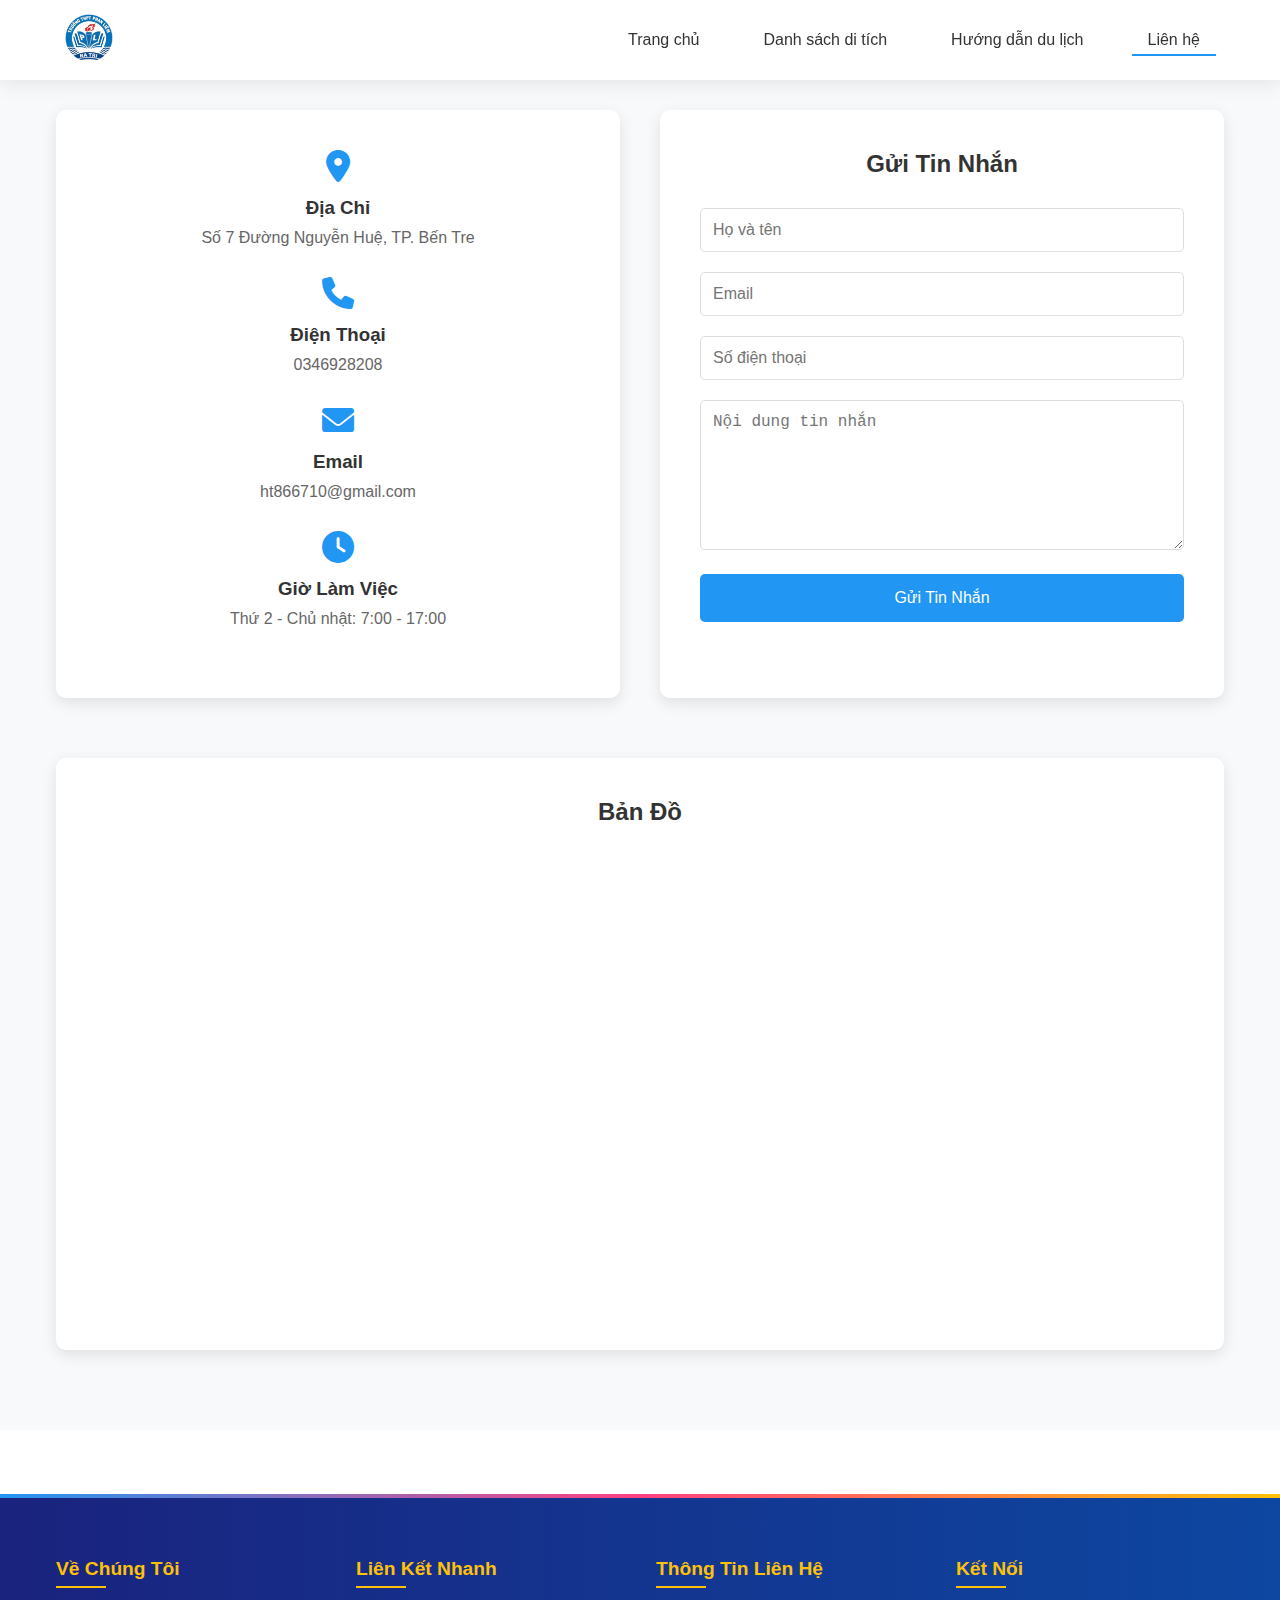
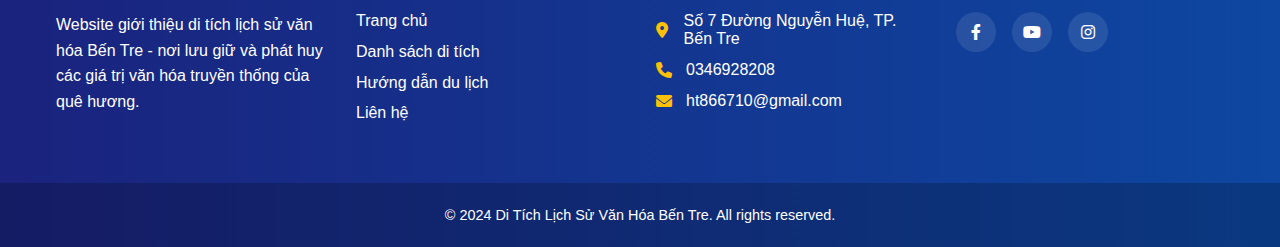
<file: lien-he.html>
<!DOCTYPE html>
<html lang="vi">

<head>
    <meta charset="UTF-8">
    <meta name="viewport" content="width=device-width, initial-scale=1.0">
    <link rel="shortcut icon" href="img/logo.png" type="image/x-icon">
    <link rel="stylesheet" href="css/style.css">
    <link rel="stylesheet" href="https://cdnjs.cloudflare.com/ajax/libs/font-awesome/6.0.0/css/all.min.css">
    <title>Liên Hệ - Di Tích Lịch Sử Bến Tre</title>
</head>

<body>
    <header>
        <div class="header-container">
            <button class="menu-toggle" aria-label="Toggle menu">
                <i class="fas fa-bars"></i>
            </button>
            <div class="logo">
                <a href="index.html">
                    <img src="img/logo.png" alt="Logo Bến Tre">
                </a>
            </div>
            <nav class="main-nav">
                <ul>
                    <li><a href="index.html">Trang chủ</a></li>
                    <li><a href="danh-sach-di-tich.html">Danh sách di tích</a></li>
                    <li><a href="huong-dan-du-lich.html">Hướng dẫn du lịch</a></li>
                    <li><a href="lien-he.html" class="active">Liên hệ</a></li>
                </ul>
            </nav>
        </div>
    </header>

    <main>

        <section class="contact-section" style="margin-top: 30px;">
            <div class="container">
                <div class="contact-grid">
                    <div class="contact-info-card">
                        <div class="info-item">
                            <i class="fas fa-map-marker-alt"></i>
                            <h3>Địa Chỉ</h3>
                            <p>Số 7 Đường Nguyễn Huệ, TP. Bến Tre</p>
                        </div>
                        <div class="info-item">
                            <i class="fas fa-phone"></i>
                            <h3>Điện Thoại</h3>
                            <p><a href="tel:0346928208">0346928208</a></p>
                        </div>
                        <div class="info-item">
                            <i class="fas fa-envelope"></i>
                            <h3>Email</h3>
                            <p><a href="mailto:ht866710@gmail.com">ht866710@gmail.com</a></p>
                        </div>
                        <div class="info-item">
                            <i class="fas fa-clock"></i>
                            <h3>Giờ Làm Việc</h3>
                            <p>Thứ 2 - Chủ nhật: 7:00 - 17:00</p>
                        </div>
                    </div>

                    <div class="contact-form-container">
                        <h2>Gửi Tin Nhắn</h2>
                        <form id="contact-form" class="contact-form">
                            <div class="form-group">
                                <input type="text" id="name" name="name" required placeholder="Họ và tên">
                            </div>
                            <div class="form-group">
                                <input type="email" id="email" name="email" required placeholder="Email">
                            </div>
                            <div class="form-group">
                                <input type="tel" id="phone" name="phone" placeholder="Số điện thoại">
                            </div>
                            <div class="form-group">
                                <textarea id="message" name="message" required
                                    placeholder="Nội dung tin nhắn"></textarea>
                            </div>
                            <button type="submit" class="submit-btn">Gửi Tin Nhắn</button>
                        </form>
                    </div>
                </div>

                <div class="map-container">
                    <h2>Bản Đồ</h2>
                    <div class="map-wrapper">
                        <iframe
                            src="https://www.google.com/maps/embed?pb=!1m18!1m12!1m3!1d3926.0913257490893!2d106.37519631478455!3d10.24001049327397!2m3!1f0!2f0!3f0!3m2!1i1024!2i768!4f13.1!3m3!1m2!1s0x310aa77f191485df%3A0x815e5937f1ee5509!2zNyBOZ3V54buFbiBIdeG7hywgUGjGsOG7nW5nIDEsIELhur9uIFRyZSwgVmnhu4d0IE5hbQ!5e0!3m2!1svi!2s!4v1647834687325!5m2!1svi!2s"
                            width="100%" height="450" style="border:0;" allowfullscreen="" loading="lazy"></iframe>
                    </div>
                </div>
            </div>
        </section>
    </main>

    <footer class="footer">
        <div class="footer-content container">
            <div class="footer-section">
                <h3>Về Chúng Tôi</h3>
                <p>Website giới thiệu di tích lịch sử văn hóa Bến Tre - nơi lưu giữ và phát huy các giá trị văn hóa
                    truyền thống của quê hương.</p>
            </div>
            <div class="footer-section">
                <h3>Liên Kết Nhanh</h3>
                <ul>
                    <li><a href="index.html">Trang chủ</a></li>
                    <li><a href="danh-sach-di-tich.html">Danh sách di tích</a></li>
                    <li><a href="huong-dan-du-lich.html">Hướng dẫn du lịch</a></li>
                    <li><a href="lien-he.html">Liên hệ</a></li>
                </ul>
            </div>
            <div class="footer-section">
                <h3>Thông Tin Liên Hệ</h3>
                <ul class="contact-info">
                    <li><i class="fas fa-map-marker-alt"></i> Số 7 Đường Nguyễn Huệ, TP. Bến Tre</li>
                    <li><i class="fas fa-phone"></i> 0346928208</li>
                    <li><i class="fas fa-envelope"></i> ht866710@gmail.com</li>
                </ul>
            </div>
            <div class="footer-section">
                <h3>Kết Nối</h3>
                <div class="social-links">
                    <a href="https://www.facebook.com/share/1CJdWMsvn9/?mibextid=qi2Omg" class="social-link"><i
                            class="fab fa-facebook-f"></i></a>
                    <a href="https://www.youtube.com/@huynhtrann" class="social-link"><i class="fab fa-youtube"></i></a>
                    <a href="https://www.instagram.com/hhtaanrt?igsh=MTF2djBkMGU5bHhrZA==&utm_source=ig_contact_invite"
                        class="social-link"><i class="fab fa-instagram"></i></a>
                </div>
            </div>
        </div>
        <div class="footer-bottom">
            <div class="container">
                <p>&copy; 2024 Di Tích Lịch Sử Văn Hóa Bến Tre. All rights reserved.</p>
            </div>
        </div>
    </footer>
    <script src="js/main.js"></script>
</body>

</html>
</file>
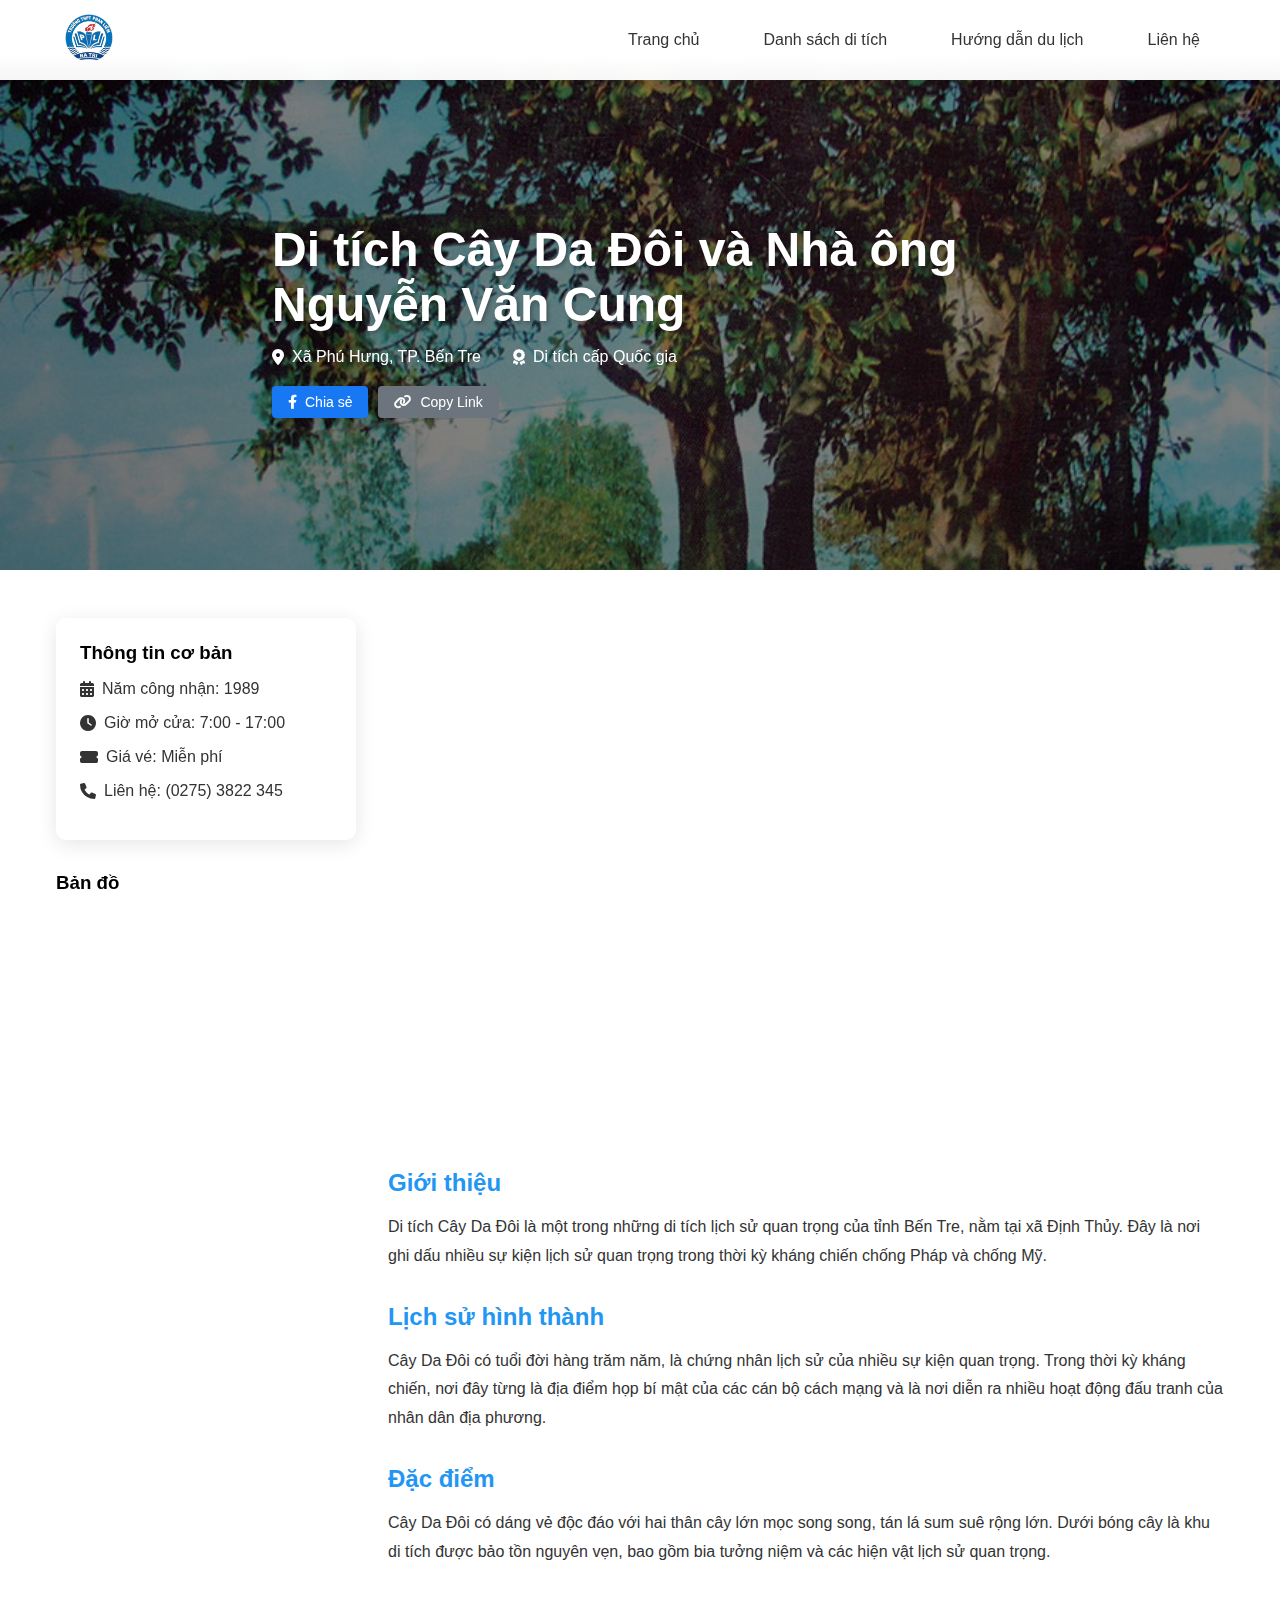
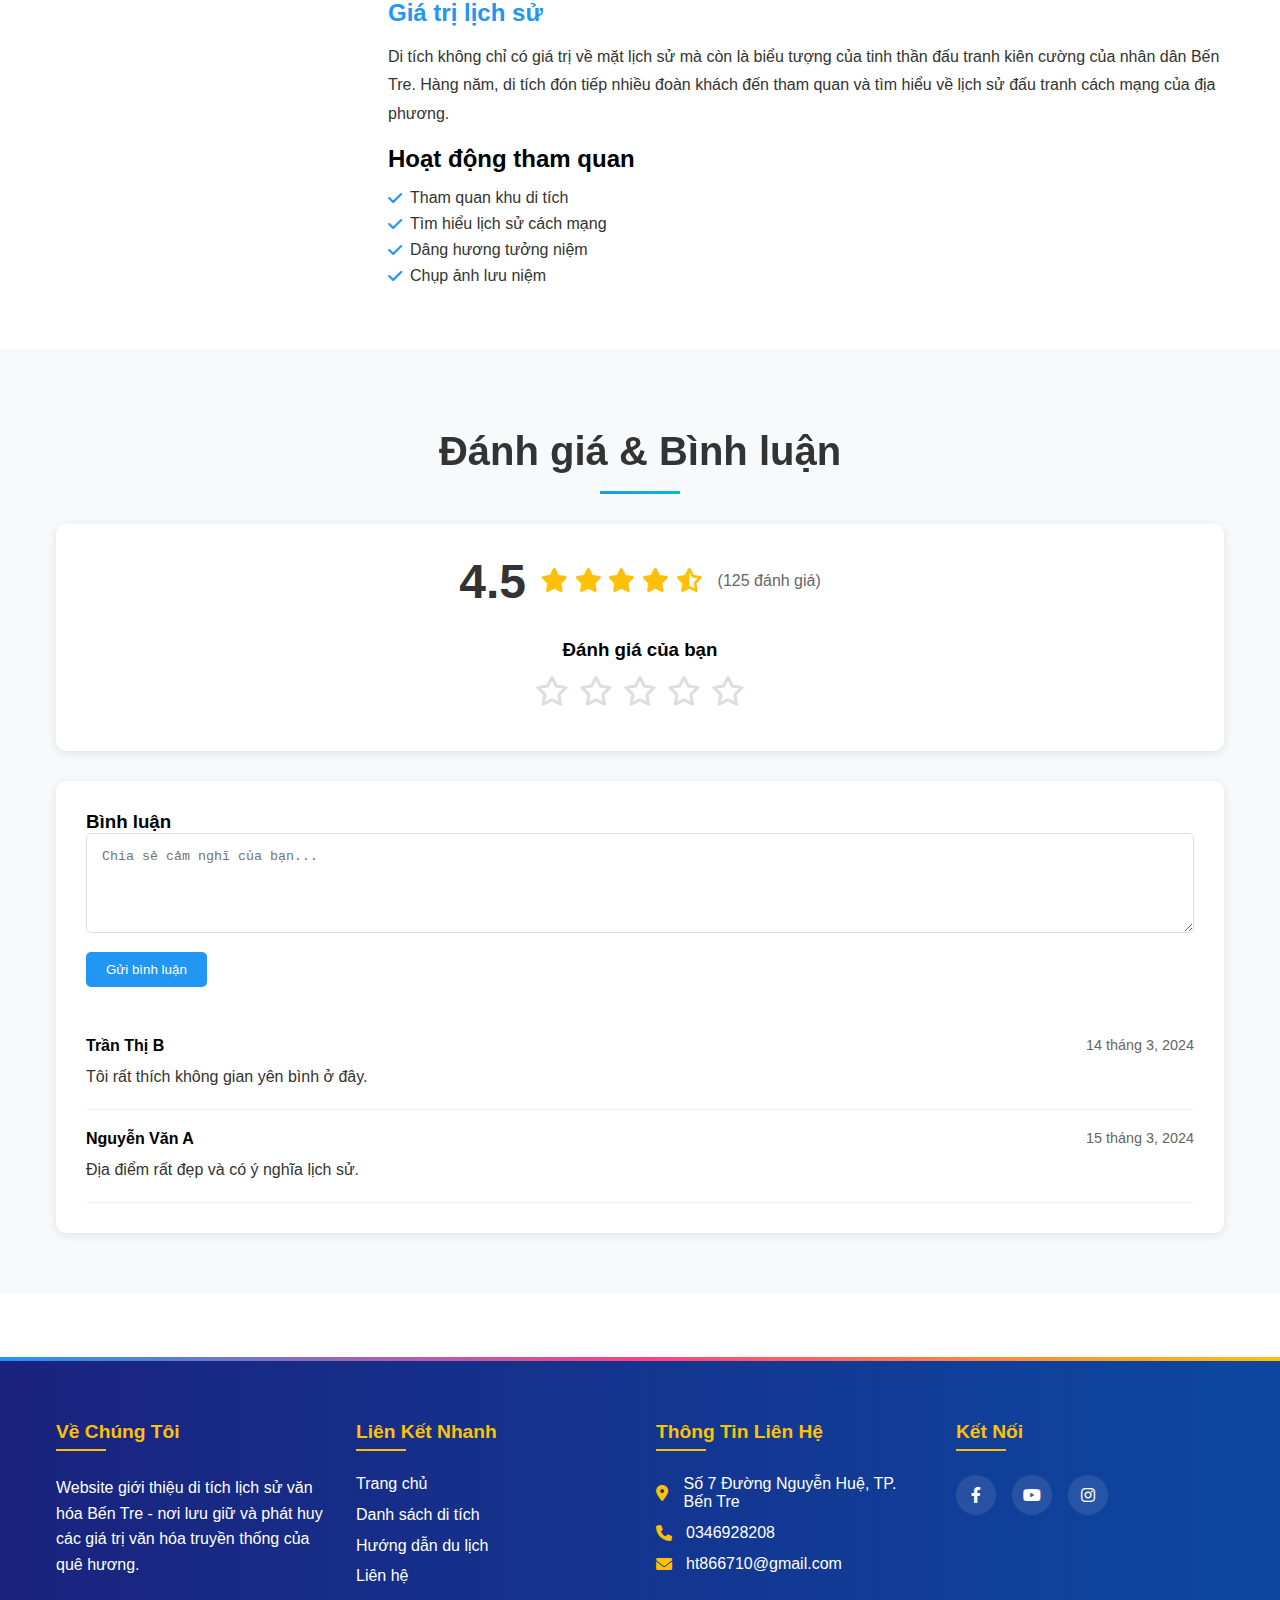
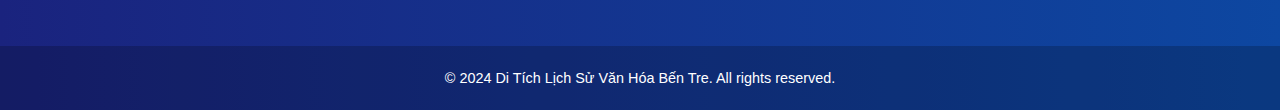
<file: di-tich/cay-da-doi.html>
<!DOCTYPE html>
<html lang="vi">

<head>
    <meta charset="UTF-8">
    <meta name="viewport" content="width=device-width, initial-scale=1.0">
    <link rel="shortcut icon" href="../img/logo.png" type="image/x-icon">
    <link rel="stylesheet" href="../css/style.css">
    <link rel="stylesheet" href="https://cdnjs.cloudflare.com/ajax/libs/font-awesome/6.0.0/css/all.min.css">
    <title>Di tích Cây Da Đôi - Di Tích Lịch Sử Bến Tre</title>
</head>

<body>
    <header>
        <div class="header-container">
            <button class="menu-toggle" aria-label="Toggle menu">
                <i class="fas fa-bars"></i>
            </button>
            <div class="logo">
                <a href="../index.html">
                    <img src="../img/logo.png" alt="Logo Bến Tre">
                </a>
            </div>
            <nav class="main-nav">
                <ul>
                    <li><a href="../index.html">Trang chủ</a></li>
                    <li><a href="../danh-sach-di-tich.html">Danh sách di tích</a></li>
                    <li><a href="../huong-dan-du-lich.html">Hướng dẫn du lịch</a></li>
                    <li><a href="../lien-he.html">Liên hệ</a></li>
                </ul>
            </nav>
        </div>
    </header>

    <main>
        <section class="heritage-detail-hero" style="background-image: url('../img/caydadoi.jpg');">
            <div class="hero-overlay"></div>
            <div class="hero-content">
                <h1>Di tích Cây Da Đôi và Nhà ông Nguyễn Văn Cung</h1>
                <div class="heritage-meta">
                    <span><i class="fas fa-map-marker-alt"></i> Xã Phú Hưng, TP. Bến Tre</span>
                    <span><i class="fas fa-award"></i> Di tích cấp Quốc gia</span>
                </div>
                <div class="share-buttons">
                    <button onclick="shareOnFacebook()" class="share-btn facebook">
                        <i class="fab fa-facebook-f"></i> Chia sẻ
                    </button>
                    <button onclick="copyPageUrl()" class="share-btn copy-link">
                        <i class="fas fa-link"></i> Copy Link
                    </button>
                </div>
            </div>
        </section>

        <section class="heritage-detail-content">
            <div class="container">
                <div class="content-wrapper">
                    <aside class="sidebar">
                        <div class="quick-info">
                            <h3>Thông tin cơ bản</h3>
                            <ul>
                                <li><i class="fas fa-calendar-alt"></i> Năm công nhận: 1989</li>
                                <li><i class="fas fa-clock"></i> Giờ mở cửa: 7:00 - 17:00</li>
                                <li><i class="fas fa-ticket-alt"></i> Giá vé: Miễn phí</li>
                                <li><i class="fas fa-phone"></i> Liên hệ: (0275) 3822 345</li>
                            </ul>
                        </div>
                        <div class="location-map">
                            <h3>Bản đồ</h3>
                            <iframe
                                src="https://www.google.com/maps/embed?pb=!1m18!1m12!1m3!1d15726.991753813558!2d106.37500767536011!3d10.14033355656133!2m3!1f0!2f0!3f0!3m2!1i1024!2i768!4f13.1!3m3!1m2!1s0x31a0b1da434f5a5f%3A0x8f0dd42c5f8f1ba9!2zTWluaCDEkOG7qWMsIELhur9uIFRyZSwgVmnhu4d0IE5hbQ!5e0!3m2!1svi!2s!4v1709799171099!5m2!1svi!2s"
                                width="100%" height="250" style="border:0;" allowfullscreen="" loading="lazy"
                                referrerpolicy="no-referrer-when-downgrade">
                            </iframe>
                        </div>
                    </aside>

                    <article class="main-content">
                        <div class="heritage-gallery">
                            <iframe width="100%" height="515"
                                src="https://www.youtube.com/embed/ro78Kec6YOo?si=NKa4AzeD9kappsO_"
                                title="YouTube video player" frameborder="0"
                                allow="accelerometer; autoplay; clipboard-write; encrypted-media; gyroscope; picture-in-picture; web-share"
                                referrerpolicy="strict-origin-when-cross-origin" allowfullscreen>
                            </iframe>
                        </div>

                        <div class="heritage-description">
                            <h2>Giới thiệu</h2>
                            <p>Di tích Cây Da Đôi là một trong những di tích lịch sử quan trọng của tỉnh Bến Tre, nằm
                                tại xã Định Thủy. Đây là nơi ghi dấu nhiều sự kiện lịch sử quan trọng trong thời kỳ
                                kháng chiến chống Pháp và chống Mỹ.</p>

                            <h2>Lịch sử hình thành</h2>
                            <p>Cây Da Đôi có tuổi đời hàng trăm năm, là chứng nhân lịch sử của nhiều sự kiện quan trọng.
                                Trong thời kỳ kháng chiến, nơi đây từng là địa điểm họp bí mật của các cán bộ cách mạng
                                và là nơi diễn ra nhiều hoạt động đấu tranh của nhân dân địa phương.</p>

                            <h2>Đặc điểm</h2>
                            <p>Cây Da Đôi có dáng vẻ độc đáo với hai thân cây lớn mọc song song, tán lá sum suê rộng
                                lớn. Dưới bóng cây là khu di tích được bảo tồn nguyên vẹn, bao gồm bia tưởng niệm và các
                                hiện vật lịch sử quan trọng.</p>

                            <h2>Giá trị lịch sử</h2>
                            <p>Di tích không chỉ có giá trị về mặt lịch sử mà còn là biểu tượng của tinh thần đấu tranh
                                kiên cường của nhân dân Bến Tre. Hàng năm, di tích đón tiếp nhiều đoàn khách đến tham
                                quan và tìm hiểu về lịch sử đấu tranh cách mạng của địa phương.</p>
                        </div>

                        <div class="heritage-activities">
                            <h2>Hoạt động tham quan</h2>
                            <ul class="activities-list">
                                <li><i class="fas fa-check"></i> Tham quan khu di tích</li>
                                <li><i class="fas fa-check"></i> Tìm hiểu lịch sử cách mạng</li>
                                <li><i class="fas fa-check"></i> Dâng hương tưởng niệm</li>
                                <li><i class="fas fa-check"></i> Chụp ảnh lưu niệm</li>
                            </ul>
                        </div>
                    </article>
                </div>
            </div>
        </section>

        <section class="reviews-section">
            <div class="container">
                <h2 class="section-title">Đánh giá & Bình luận</h2>

                <!-- Phần đánh giá -->
                <div class="rating-container">
                    <div class="rating-summary">
                        <div class="average-rating">
                            <span class="rating-number">4.5</span>
                            <div class="stars">
                                <i class="fas fa-star"></i>
                                <i class="fas fa-star"></i>
                                <i class="fas fa-star"></i>
                                <i class="fas fa-star"></i>
                                <i class="fas fa-star-half-alt"></i>
                            </div>
                            <span class="rating-count">(125 đánh giá)</span>
                        </div>
                    </div>

                    <div class="add-rating">
                        <h3>Đánh giá của bạn</h3>
                        <div class="star-rating">
                            <i class="far fa-star" data-rating="1"></i>
                            <i class="far fa-star" data-rating="2"></i>
                            <i class="far fa-star" data-rating="3"></i>
                            <i class="far fa-star" data-rating="4"></i>
                            <i class="far fa-star" data-rating="5"></i>
                        </div>
                    </div>
                </div>

                <!-- Phần bình luận -->
                <div class="comments-container">
                    <h3>Bình luận</h3>
                    <form id="comment-form" class="comment-form">
                        <textarea placeholder="Chia sẻ cảm nghĩ của bạn..." required></textarea>
                        <button type="submit" class="btn-submit">Gửi bình luận</button>
                    </form>

                    <div class="comments-list">
                        <!-- Comments will be loaded dynamically -->
                    </div>
                </div>
            </div>
        </section>
    </main>

    <footer class="footer">
        <div class="footer-content container">
            <div class="footer-section">
                <h3>Về Chúng Tôi</h3>
                <p>Website giới thiệu di tích lịch sử văn hóa Bến Tre - nơi lưu giữ và phát huy các giá trị văn hóa
                    truyền thống của quê hương.</p>
            </div>
            <div class="footer-section">
                <h3>Liên Kết Nhanh</h3>
                <ul>
                    <li><a href="../index.html">Trang chủ</a></li>
                    <li><a href="../danh-sach-di-tich.html">Danh sách di tích</a></li>
                    <li><a href="../huong-dan-du-lich.html">Hướng dẫn du lịch</a></li>
                    <li><a href="../lien-he.html">Liên hệ</a></li>
                </ul>
            </div>
            <div class="footer-section">
                <h3>Thông Tin Liên Hệ</h3>
                <ul class="contact-info">
                    <li><i class="fas fa-map-marker-alt"></i> Số 7 Đường Nguyễn Huệ, TP. Bến Tre</li>
                    <li><i class="fas fa-phone"></i> 0346928208</li>
                    <li><i class="fas fa-envelope"></i> ht866710@gmail.com</li>
                </ul>
            </div>
            <div class="footer-section">
                <h3>Kết Nối</h3>
                <div class="social-links">
                    <a href="https://www.facebook.com/share/1CJdWMsvn9/?mibextid=qi2Omg" class="social-link"><i
                            class="fab fa-facebook-f"></i></a>
                    <a href="https://www.youtube.com/@huynhtrann" class="social-link"><i class="fab fa-youtube"></i></a>
                    <a href="https://www.instagram.com/hhtaanrt?igsh=MTF2djBkMGU5bHhrZA==&utm_source=ig_contact_invite"
                        class="social-link"><i class="fab fa-instagram"></i></a>
                </div>
            </div>
        </div>
        <div class="footer-bottom">
            <div class="container">
                <p>&copy; 2024 Di Tích Lịch Sử Văn Hóa Bến Tre. All rights reserved.</p>
            </div>
        </div>
    </footer>
    <script src="../js/main.js"></script>
</body>

</html>
</file>
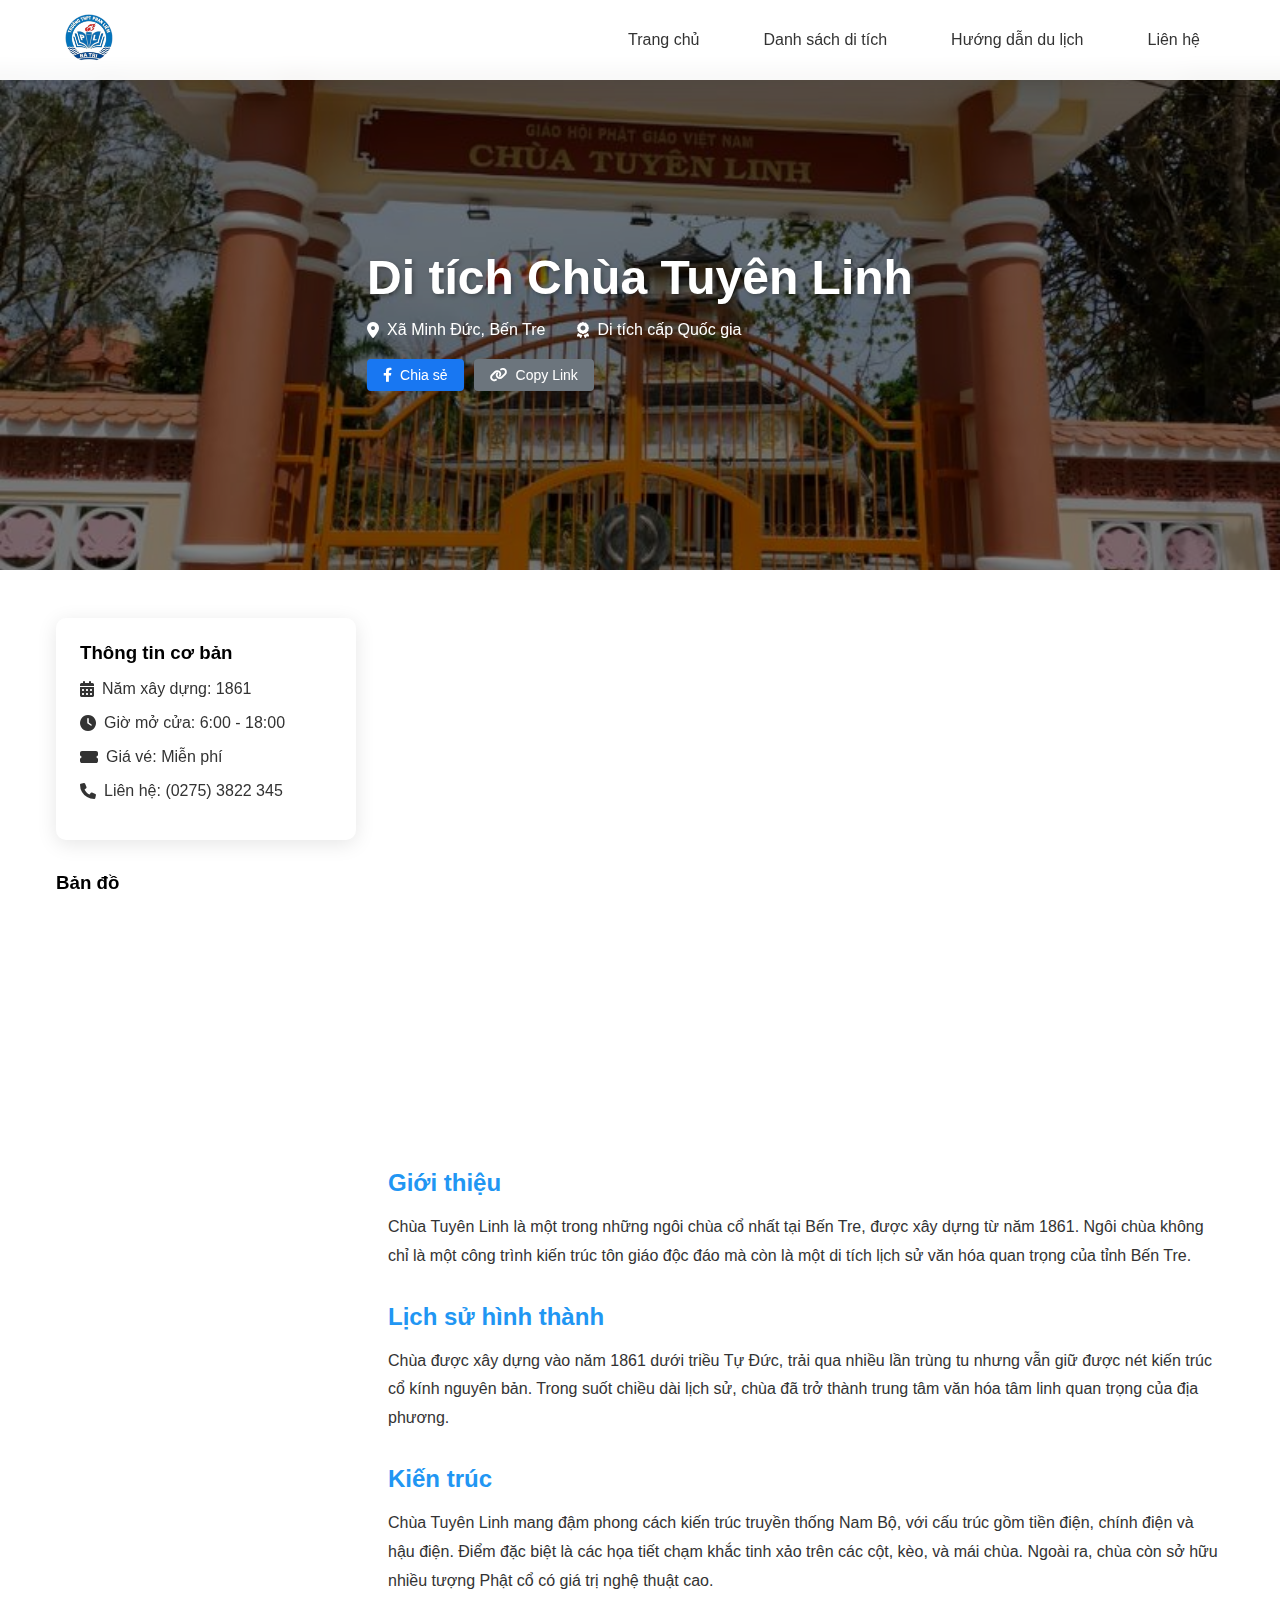
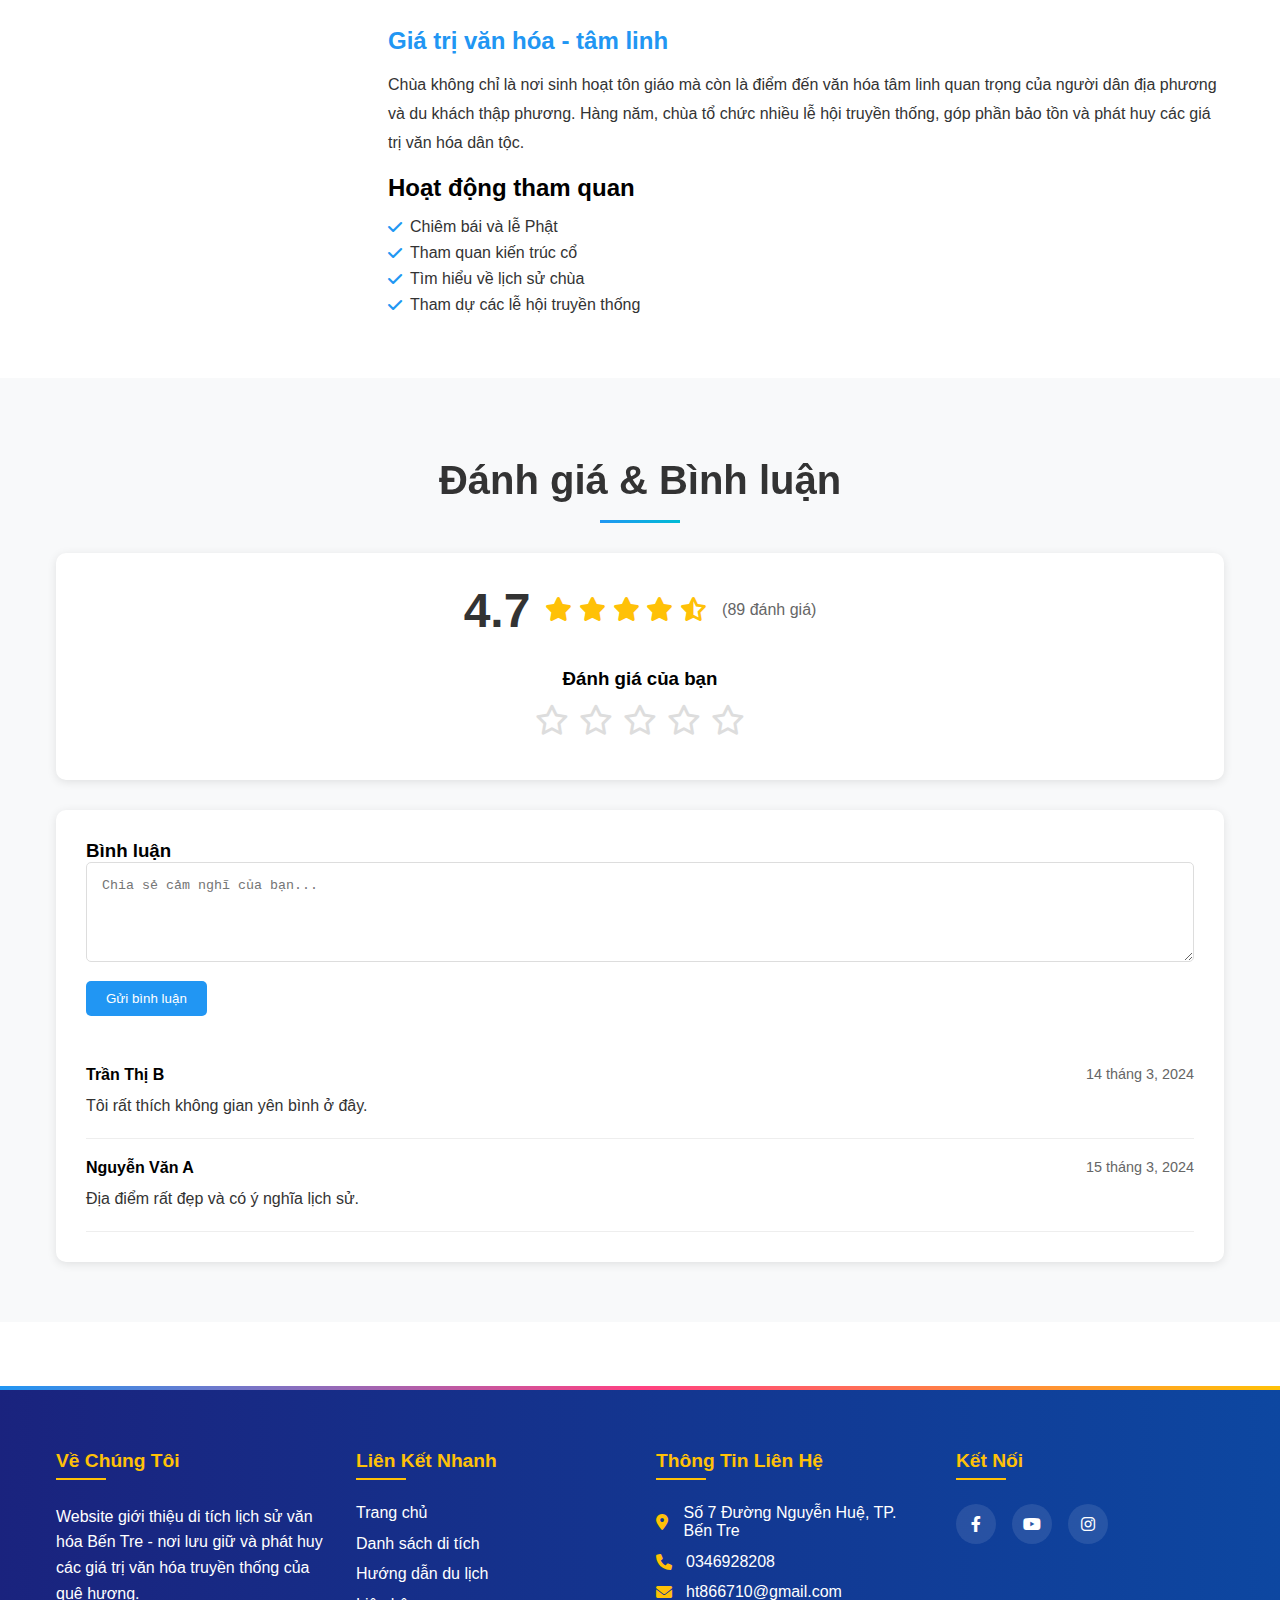
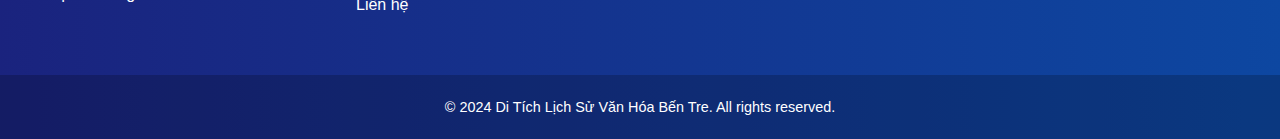
<file: di-tich/chua-tuyen-linh.html>
<!DOCTYPE html>
<html lang="vi">

<head>
    <meta charset="UTF-8">
    <meta name="viewport" content="width=device-width, initial-scale=1.0">
    <link rel="shortcut icon" href="../img/logo.png" type="image/x-icon">
    <link rel="stylesheet" href="../css/style.css">
    <link rel="stylesheet" href="https://cdnjs.cloudflare.com/ajax/libs/font-awesome/6.0.0/css/all.min.css">
    <title>Chùa Tuyên Linh - Di Tích Lịch Sử Bến Tre</title>
</head>

<body>
    <header>
        <div class="header-container">
            <button class="menu-toggle" aria-label="Toggle menu">
                <i class="fas fa-bars"></i>
            </button>
            <div class="logo">
                <a href="../index.html">
                    <img src="../img/logo.png" alt="Logo Bến Tre">
                </a>
            </div>
            <nav class="main-nav">
                <ul>
                    <li><a href="../index.html">Trang chủ</a></li>
                    <li><a href="../danh-sach-di-tich.html">Danh sách di tích</a></li>
                    <li><a href="../huong-dan-du-lich.html">Hướng dẫn du lịch</a></li>
                    <li><a href="../lien-he.html">Liên hệ</a></li>
                </ul>
            </nav>
        </div>
    </header>

    <main>
        <section class="heritage-detail-hero" style="background-image: url('../img/chuatuyenlinh.jpeg');">
            <div class="hero-overlay"></div>
            <div class="hero-content">
                <h1>Di tích Chùa Tuyên Linh</h1>

                <div class="heritage-meta">
                    <span><i class="fas fa-map-marker-alt"></i> Xã Minh Đức, Bến Tre</span>
                    <span><i class="fas fa-award"></i> Di tích cấp Quốc gia</span>
                </div>
                <div class="share-buttons">
                    <button onclick="shareOnFacebook()" class="share-btn facebook">
                        <i class="fab fa-facebook-f"></i> Chia sẻ
                    </button>
                    <button onclick="copyPageUrl()" class="share-btn copy-link">
                        <i class="fas fa-link"></i> Copy Link
                    </button>
                </div>
            </div>
        </section>

        <section class="heritage-detail-content">
            <div class="container">
                <div class="content-wrapper">
                    <aside class="sidebar">
                        <div class="quick-info">
                            <h3>Thông tin cơ bản</h3>
                            <ul>
                                <li><i class="fas fa-calendar-alt"></i> Năm xây dựng: 1861</li>
                                <li><i class="fas fa-clock"></i> Giờ mở cửa: 6:00 - 18:00</li>
                                <li><i class="fas fa-ticket-alt"></i> Giá vé: Miễn phí</li>
                                <li><i class="fas fa-phone"></i> Liên hệ: (0275) 3822 345</li>
                            </ul>
                        </div>
                        <div class="location-map">
                            <h3>Bản đồ</h3>
                            <iframe
                                src="https://www.google.com/maps/embed?pb=!1m18!1m12!1m3!1d15726.991753813558!2d106.37500767536011!3d10.14033355656133!2m3!1f0!2f0!3f0!3m2!1i1024!2i768!4f13.1!3m3!1m2!1s0x31a0b1da434f5a5f%3A0x8f0dd42c5f8f1ba9!2zTWluaCDEkOG7qWMsIELhur9uIFRyZSwgVmnhu4d0IE5hbQ!5e0!3m2!1svi!2s!4v1709799171099!5m2!1svi!2s"
                                width="100%" height="250" style="border:0;" allowfullscreen="" loading="lazy"
                                referrerpolicy="no-referrer-when-downgrade">
                            </iframe>
                        </div>
                    </aside>

                    <article class="main-content">
                        <div class="heritage-gallery">
                            <iframe width="100%" height="515"
                                src="https://www.youtube.com/embed/e_8I6GZm63Y?si=YlXi1S7jeA9x06Au"
                                title="YouTube video player" frameborder="0"
                                allow="accelerometer; autoplay; clipboard-write; encrypted-media; gyroscope; picture-in-picture; web-share"
                                referrerpolicy="strict-origin-when-cross-origin" allowfullscreen>
                            </iframe>
                        </div>


                        <div class="heritage-description">
                            <h2>Giới thiệu</h2>
                            <p>Chùa Tuyên Linh là một trong những ngôi chùa cổ nhất tại Bến Tre, được xây dựng từ năm
                                1861. Ngôi chùa không chỉ là một công trình kiến trúc tôn giáo độc đáo mà còn là một di
                                tích lịch sử văn hóa quan trọng của tỉnh Bến Tre.</p>

                            <h2>Lịch sử hình thành</h2>
                            <p>Chùa được xây dựng vào năm 1861 dưới triều Tự Đức, trải qua nhiều lần trùng tu nhưng vẫn
                                giữ được nét kiến trúc cổ kính nguyên bản. Trong suốt chiều dài lịch sử, chùa đã trở
                                thành trung tâm văn hóa tâm linh quan trọng của địa phương.</p>

                            <h2>Kiến trúc</h2>
                            <p>Chùa Tuyên Linh mang đậm phong cách kiến trúc truyền thống Nam Bộ, với cấu trúc gồm tiền
                                điện, chính điện và hậu điện. Điểm đặc biệt là các họa tiết chạm khắc tinh xảo trên các
                                cột, kèo, và mái chùa. Ngoài ra, chùa còn sở hữu nhiều tượng Phật cổ có giá trị nghệ
                                thuật cao.</p>

                            <h2>Giá trị văn hóa - tâm linh</h2>
                            <p>Chùa không chỉ là nơi sinh hoạt tôn giáo mà còn là điểm đến văn hóa tâm linh quan trọng
                                của người dân địa phương và du khách thập phương. Hàng năm, chùa tổ chức nhiều lễ hội
                                truyền thống, góp phần bảo tồn và phát huy các giá trị văn hóa dân tộc.</p>
                        </div>

                        <div class="heritage-activities">
                            <h2>Hoạt động tham quan</h2>
                            <ul class="activities-list">
                                <li><i class="fas fa-check"></i> Chiêm bái và lễ Phật</li>
                                <li><i class="fas fa-check"></i> Tham quan kiến trúc cổ</li>
                                <li><i class="fas fa-check"></i> Tìm hiểu về lịch sử chùa</li>
                                <li><i class="fas fa-check"></i> Tham dự các lễ hội truyền thống</li>
                            </ul>
                        </div>
                    </article>
                </div>
            </div>
        </section>

        <section class="reviews-section">
            <div class="container">
                <h2 class="section-title">Đánh giá & Bình luận</h2>

                <!-- Phần đánh giá -->
                <div class="rating-container">
                    <div class="rating-summary">
                        <div class="average-rating">
                            <span class="rating-number">4.7</span>
                            <div class="stars">
                                <i class="fas fa-star"></i>
                                <i class="fas fa-star"></i>
                                <i class="fas fa-star"></i>
                                <i class="fas fa-star"></i>
                                <i class="fas fa-star-half-alt"></i>
                            </div>
                            <span class="rating-count">(89 đánh giá)</span>
                        </div>
                    </div>

                    <div class="add-rating">
                        <h3>Đánh giá của bạn</h3>
                        <div class="star-rating">
                            <i class="far fa-star" data-rating="1"></i>
                            <i class="far fa-star" data-rating="2"></i>
                            <i class="far fa-star" data-rating="3"></i>
                            <i class="far fa-star" data-rating="4"></i>
                            <i class="far fa-star" data-rating="5"></i>
                        </div>
                    </div>
                </div>

                <!-- Phần bình luận -->
                <div class="comments-container">
                    <h3>Bình luận</h3>
                    <form id="comment-form" class="comment-form">
                        <textarea placeholder="Chia sẻ cảm nghĩ của bạn..." required></textarea>
                        <button type="submit" class="btn-submit">Gửi bình luận</button>
                    </form>

                    <div class="comments-list">
                        <!-- Comments will be loaded dynamically -->
                    </div>
                </div>
            </div>
        </section>
    </main>

    <footer class="footer">
        <div class="footer-content container">
            <div class="footer-section">
                <h3>Về Chúng Tôi</h3>
                <p>Website giới thiệu di tích lịch sử văn hóa Bến Tre - nơi lưu giữ và phát huy các giá trị văn hóa
                    truyền thống của quê hương.</p>
            </div>
            <div class="footer-section">
                <h3>Liên Kết Nhanh</h3>
                <ul>
                    <li><a href="../index.html">Trang chủ</a></li>
                    <li><a href="../danh-sach-di-tich.html">Danh sách di tích</a></li>
                    <li><a href="../huong-dan-du-lich.html">Hướng dẫn du lịch</a></li>
                    <li><a href="../lien-he.html">Liên hệ</a></li>
                </ul>
            </div>
            <div class="footer-section">
                <h3>Thông Tin Liên Hệ</h3>
                <ul class="contact-info">
                    <li><i class="fas fa-map-marker-alt"></i> Số 7 Đường Nguyễn Huệ, TP. Bến Tre</li>
                    <li><i class="fas fa-phone"></i> 0346928208</li>
                    <li><i class="fas fa-envelope"></i> ht866710@gmail.com</li>
                </ul>
            </div>
            <div class="footer-section">
                <h3>Kết Nối</h3>
                <div class="social-links">
                    <a href="https://www.facebook.com/share/1CJdWMsvn9/?mibextid=qi2Omg" class="social-link"><i
                            class="fab fa-facebook-f"></i></a>
                    <a href="https://www.youtube.com/@huynhtrann" class="social-link"><i class="fab fa-youtube"></i></a>
                    <a href="https://www.instagram.com/hhtaanrt?igsh=MTF2djBkMGU5bHhrZA==&utm_source=ig_contact_invite"
                        class="social-link"><i class="fab fa-instagram"></i></a>
                </div>
            </div>
        </div>
        <div class="footer-bottom">
            <div class="container">
                <p>&copy; 2024 Di Tích Lịch Sử Văn Hóa Bến Tre. All rights reserved.</p>
            </div>
        </div>
    </footer>
    <script src="../js/main.js"></script>
</body>

</html>
</file>
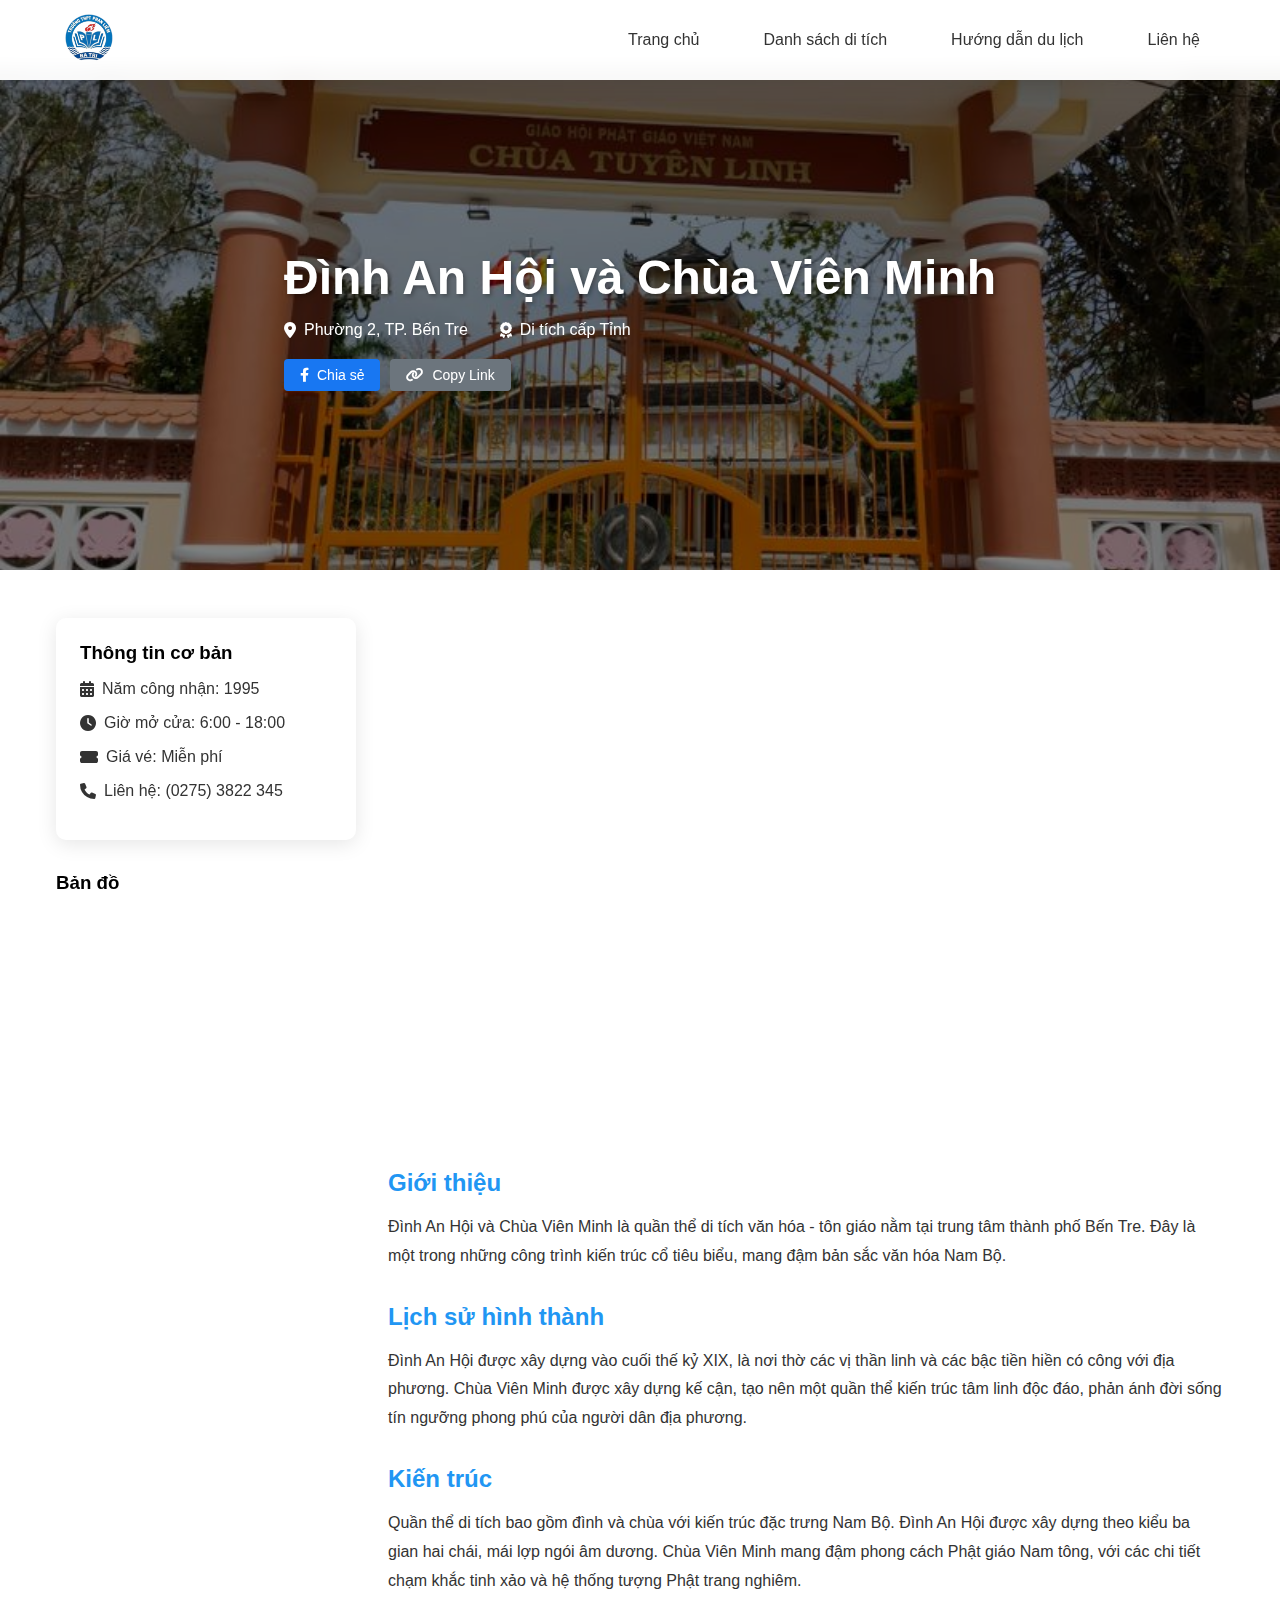
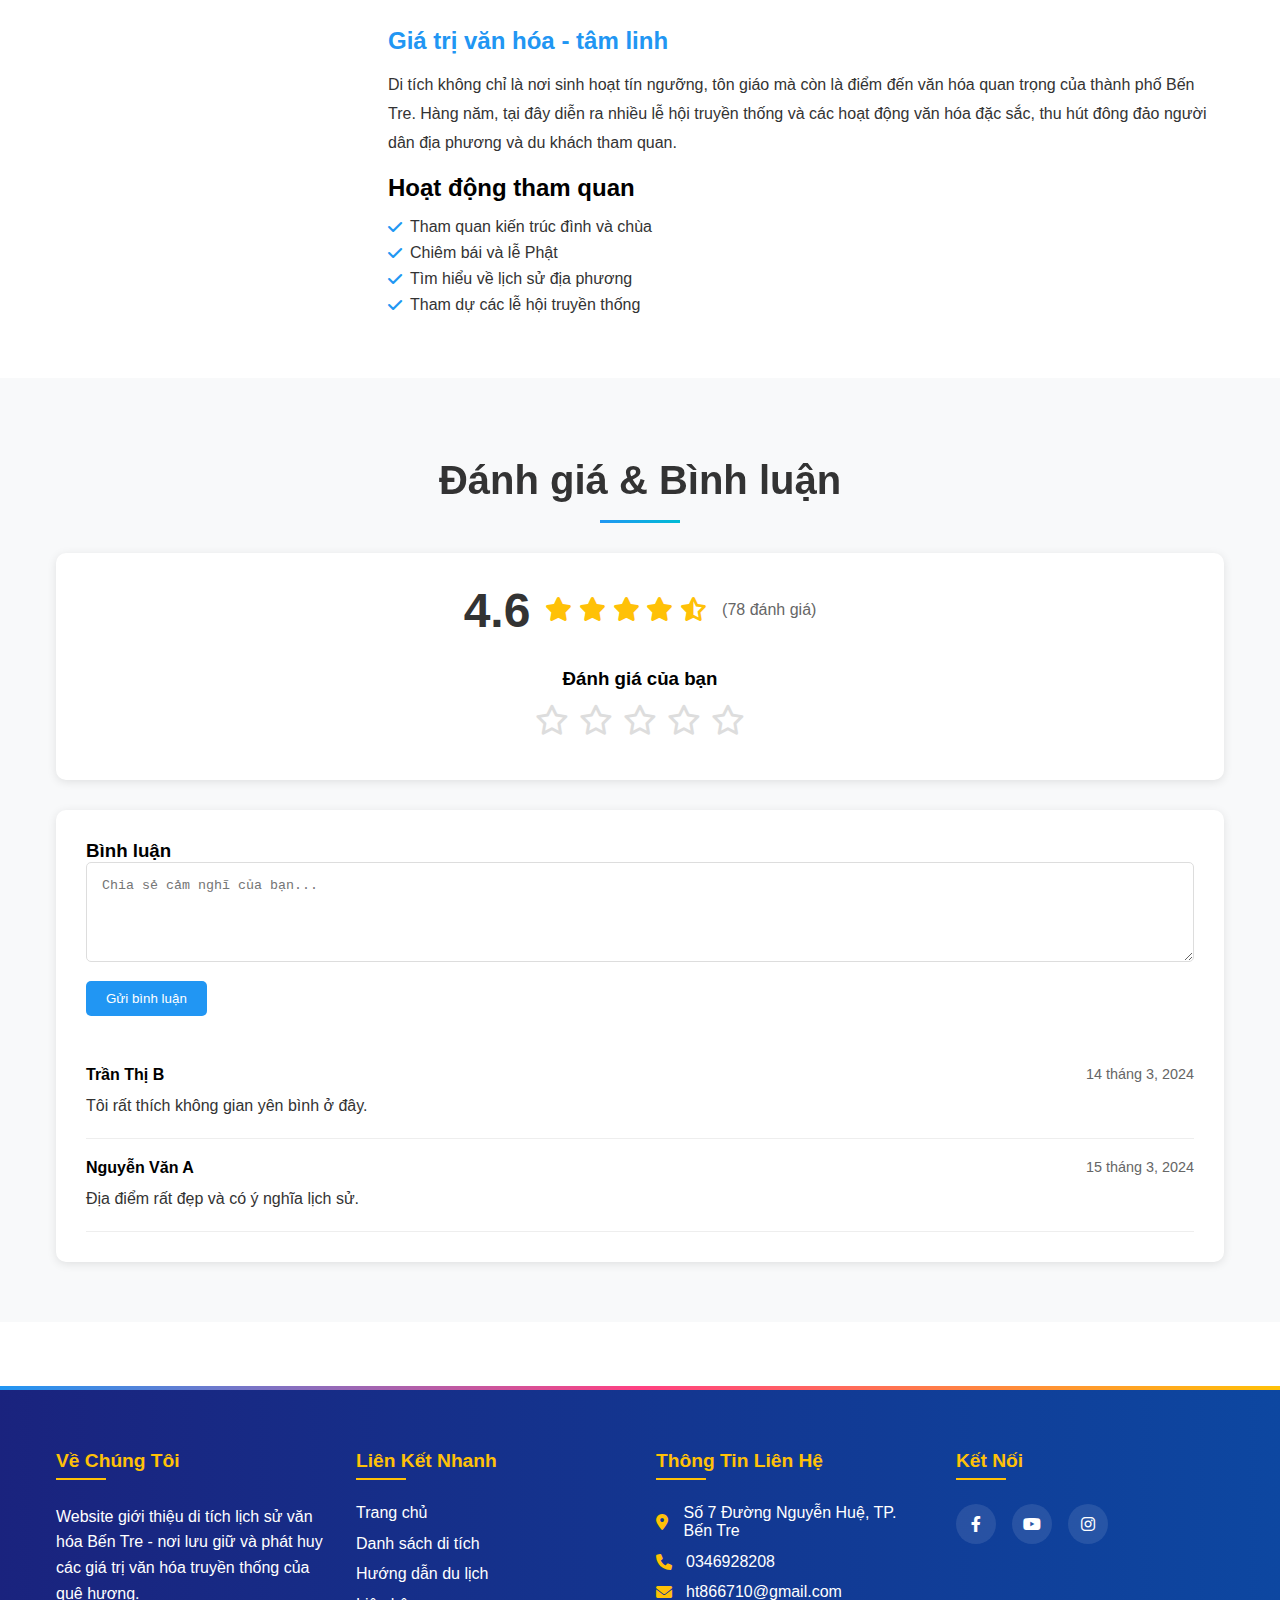
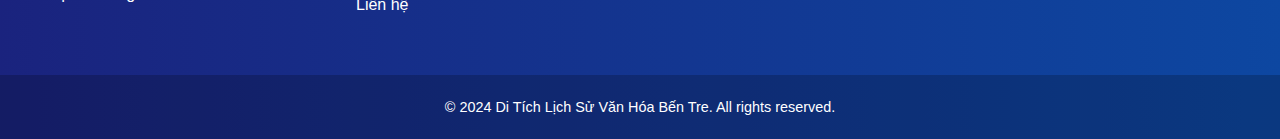
<file: di-tich/chua-vien-minh.html>
<!DOCTYPE html>
<html lang="vi">

<head>
    <meta charset="UTF-8">
    <meta name="viewport" content="width=device-width, initial-scale=1.0">
    <link rel="shortcut icon" href="../img/logo.png" type="image/x-icon">
    <link rel="stylesheet" href="../css/style.css">
    <link rel="stylesheet" href="https://cdnjs.cloudflare.com/ajax/libs/font-awesome/6.0.0/css/all.min.css">
    <title>Đình An Hội và Chùa Viên Minh - Di Tích Lịch Sử Bến Tre</title>
</head>

<body>
    <header>
        <div class="header-container">
            <button class="menu-toggle" aria-label="Toggle menu">
                <i class="fas fa-bars"></i>
            </button>
            <div class="logo">
                <a href="../index.html">
                    <img src="../img/logo.png" alt="Logo Bến Tre">
                </a>
            </div>
            <nav class="main-nav">
                <ul>
                    <li><a href="../index.html">Trang chủ</a></li>
                    <li><a href="../danh-sach-di-tich.html">Danh sách di tích</a></li>
                    <li><a href="../huong-dan-du-lich.html">Hướng dẫn du lịch</a></li>
                    <li><a href="../lien-he.html">Liên hệ</a></li>
                </ul>
            </nav>
        </div>
    </header>

    <main>
        <section class="heritage-detail-hero" style="background-image: url('../img/chuatuyenlinh.jpeg');">
            <div class="hero-overlay"></div>
            <div class="hero-content">
                <h1>Đình An Hội và Chùa Viên Minh</h1>
                <div class="heritage-meta">
                    <span><i class="fas fa-map-marker-alt"></i> Phường 2, TP. Bến Tre</span>
                    <span><i class="fas fa-award"></i> Di tích cấp Tỉnh</span>
                </div>
                <div class="share-buttons">
                    <button onclick="shareOnFacebook()" class="share-btn facebook">
                        <i class="fab fa-facebook-f"></i> Chia sẻ
                    </button>
                    <button onclick="copyPageUrl()" class="share-btn copy-link">
                        <i class="fas fa-link"></i> Copy Link
                    </button>
                </div>
            </div>
        </section>

        <section class="heritage-detail-content">
            <div class="container">
                <div class="content-wrapper">
                    <aside class="sidebar">
                        <div class="quick-info">
                            <h3>Thông tin cơ bản</h3>
                            <ul>
                                <li><i class="fas fa-calendar-alt"></i> Năm công nhận: 1995</li>
                                <li><i class="fas fa-clock"></i> Giờ mở cửa: 6:00 - 18:00</li>
                                <li><i class="fas fa-ticket-alt"></i> Giá vé: Miễn phí</li>
                                <li><i class="fas fa-phone"></i> Liên hệ: (0275) 3822 345</li>
                            </ul>
                        </div>
                        <div class="location-map">
                            <h3>Bản đồ</h3>
                            <iframe
                                src="https://www.google.com/maps/embed?pb=!1m18!1m12!1m3!1d15726.991753813558!2d106.37500767536011!3d10.14033355656133!2m3!1f0!2f0!3f0!3m2!1i1024!2i768!4f13.1!3m3!1m2!1s0x31a0b1da434f5a5f%3A0x8f0dd42c5f8f1ba9!2zUGjGsOG7nW5nIDIsIFRQLiBC4bq_biBUcmUsIELhur9uIFRyZSwgVmnhu4d0IE5hbQ!5e0!3m2!1svi!2s!4v1709799171099!5m2!1svi!2s"
                                width="100%" height="250" style="border:0;" allowfullscreen="" loading="lazy"
                                referrerpolicy="no-referrer-when-downgrade">
                            </iframe>
                        </div>
                    </aside>

                    <article class="main-content">
                        <div class="heritage-gallery">
                            <iframe width="100%" height="515"
                                src="https://www.youtube.com/embed/nS3ASz0NDho?si=1Gg3ZSuJ2qwM4fdW"
                                title="YouTube video player" frameborder="0"
                                allow="accelerometer; autoplay; clipboard-write; encrypted-media; gyroscope; picture-in-picture; web-share"
                                referrerpolicy="strict-origin-when-cross-origin" allowfullscreen></iframe>
                        </div>


                        <div class="heritage-description">
                            <h2>Giới thiệu</h2>
                            <p>Đình An Hội và Chùa Viên Minh là quần thể di tích văn hóa - tôn giáo nằm tại trung tâm
                                thành phố Bến Tre. Đây là một trong những công trình kiến trúc cổ tiêu biểu, mang đậm
                                bản sắc văn hóa Nam Bộ.</p>

                            <h2>Lịch sử hình thành</h2>
                            <p>Đình An Hội được xây dựng vào cuối thế kỷ XIX, là nơi thờ các vị thần linh và các bậc
                                tiền hiền có công với địa phương. Chùa Viên Minh được xây dựng kế cận, tạo nên một quần
                                thể kiến trúc tâm linh độc đáo, phản ánh đời sống tín ngưỡng phong phú của người dân
                                địa phương.</p>

                            <h2>Kiến trúc</h2>
                            <p>Quần thể di tích bao gồm đình và chùa với kiến trúc đặc trưng Nam Bộ. Đình An Hội được
                                xây dựng theo kiểu ba gian hai chái, mái lợp ngói âm dương. Chùa Viên Minh mang đậm
                                phong cách Phật giáo Nam tông, với các chi tiết chạm khắc tinh xảo và hệ thống tượng
                                Phật trang nghiêm.</p>

                            <h2>Giá trị văn hóa - tâm linh</h2>
                            <p>Di tích không chỉ là nơi sinh hoạt tín ngưỡng, tôn giáo mà còn là điểm đến văn hóa quan
                                trọng của thành phố Bến Tre. Hàng năm, tại đây diễn ra nhiều lễ hội truyền thống và các
                                hoạt động văn hóa đặc sắc, thu hút đông đảo người dân địa phương và du khách tham quan.
                            </p>
                        </div>

                        <div class="heritage-activities">
                            <h2>Hoạt động tham quan</h2>
                            <ul class="activities-list">
                                <li><i class="fas fa-check"></i> Tham quan kiến trúc đình và chùa</li>
                                <li><i class="fas fa-check"></i> Chiêm bái và lễ Phật</li>
                                <li><i class="fas fa-check"></i> Tìm hiểu về lịch sử địa phương</li>
                                <li><i class="fas fa-check"></i> Tham dự các lễ hội truyền thống</li>
                            </ul>
                        </div>
                    </article>
                </div>
            </div>
        </section>

        <section class="reviews-section">
            <div class="container">
                <h2 class="section-title">Đánh giá & Bình luận</h2>

                <!-- Phần đánh giá -->
                <div class="rating-container">
                    <div class="rating-summary">
                        <div class="average-rating">
                            <span class="rating-number">4.6</span>
                            <div class="stars">
                                <i class="fas fa-star"></i>
                                <i class="fas fa-star"></i>
                                <i class="fas fa-star"></i>
                                <i class="fas fa-star"></i>
                                <i class="fas fa-star-half-alt"></i>
                            </div>
                            <span class="rating-count">(78 đánh giá)</span>
                        </div>
                    </div>

                    <div class="add-rating">
                        <h3>Đánh giá của bạn</h3>
                        <div class="star-rating">
                            <i class="far fa-star" data-rating="1"></i>
                            <i class="far fa-star" data-rating="2"></i>
                            <i class="far fa-star" data-rating="3"></i>
                            <i class="far fa-star" data-rating="4"></i>
                            <i class="far fa-star" data-rating="5"></i>
                        </div>
                    </div>
                </div>

                <!-- Phần bình luận -->
                <div class="comments-container">
                    <h3>Bình luận</h3>
                    <form id="comment-form" class="comment-form">
                        <textarea placeholder="Chia sẻ cảm nghĩ của bạn..." required></textarea>
                        <button type="submit" class="btn-submit">Gửi bình luận</button>
                    </form>

                    <div class="comments-list">
                        <!-- Comments will be loaded dynamically -->
                    </div>
                </div>
            </div>
        </section>
    </main>

    <footer class="footer">
        <div class="footer-content container">
            <div class="footer-section">
                <h3>Về Chúng Tôi</h3>
                <p>Website giới thiệu di tích lịch sử văn hóa Bến Tre - nơi lưu giữ và phát huy các giá trị văn hóa
                    truyền thống của quê hương.</p>
            </div>
            <div class="footer-section">
                <h3>Liên Kết Nhanh</h3>
                <ul>
                    <li><a href="../index.html">Trang chủ</a></li>
                    <li><a href="../danh-sach-di-tich.html">Danh sách di tích</a></li>
                    <li><a href="../huong-dan-du-lich.html">Hướng dẫn du lịch</a></li>
                    <li><a href="../lien-he.html">Liên hệ</a></li>
                </ul>
            </div>
            <div class="footer-section">
                <h3>Thông Tin Liên Hệ</h3>
                <ul class="contact-info">
                    <li><i class="fas fa-map-marker-alt"></i> Số 7 Đường Nguyễn Huệ, TP. Bến Tre</li>
                    <li><i class="fas fa-phone"></i> 0346928208</li>
                    <li><i class="fas fa-envelope"></i> ht866710@gmail.com</li>
                </ul>
            </div>
            <div class="footer-section">
                <h3>Kết Nối</h3>
                <div class="social-links">
                    <a href="https://www.facebook.com/share/1CJdWMsvn9/?mibextid=qi2Omg" class="social-link"><i
                            class="fab fa-facebook-f"></i></a>
                    <a href="https://www.youtube.com/@huynhtrann" class="social-link"><i class="fab fa-youtube"></i></a>
                    <a href="https://www.instagram.com/hhtaanrt?igsh=MTF2djBkMGU5bHhrZA==&utm_source=ig_contact_invite"
                        class="social-link"><i class="fab fa-instagram"></i></a>
                </div>
            </div>
        </div>
        <div class="footer-bottom">
            <div class="container">
                <p>&copy; 2024 Di Tích Lịch Sử Văn Hóa Bến Tre. All rights reserved.</p>
            </div>
        </div>
    </footer>
    <script src="../js/main.js"></script>
</body>

</html>
</file>
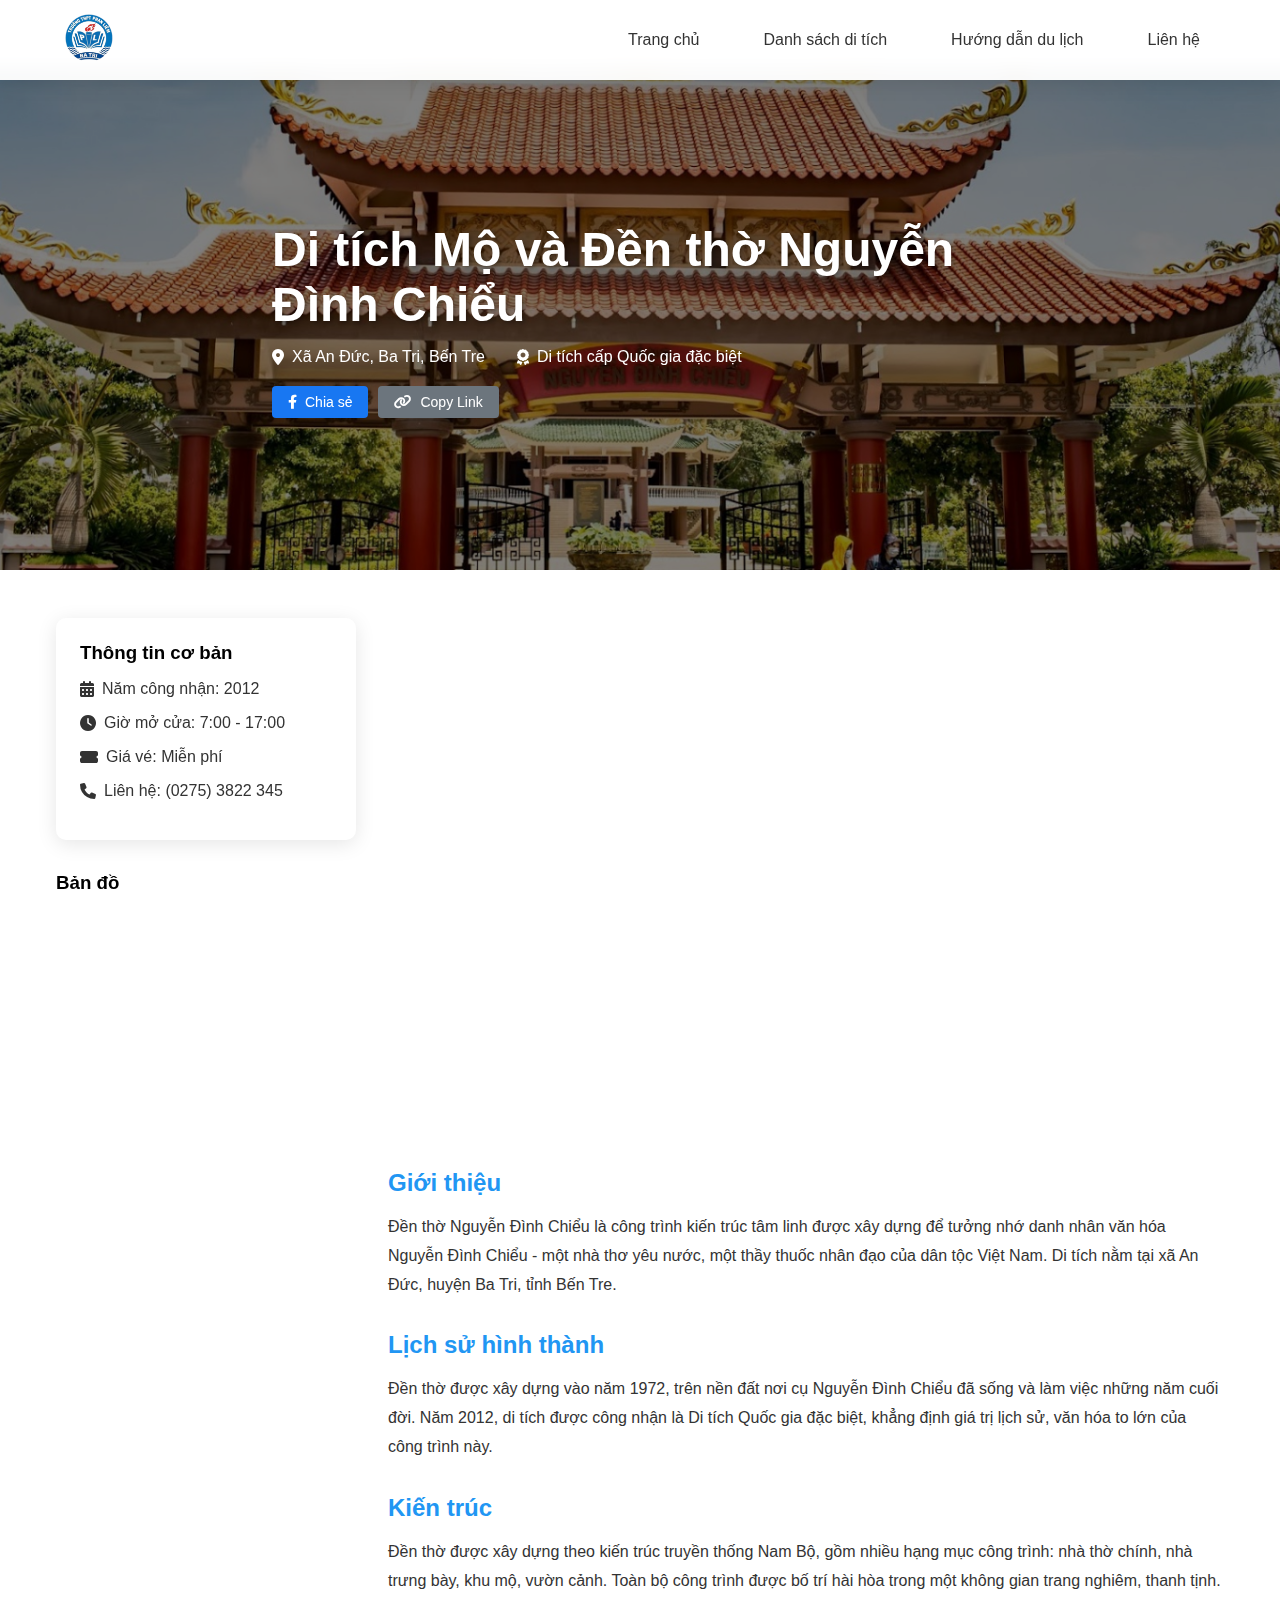
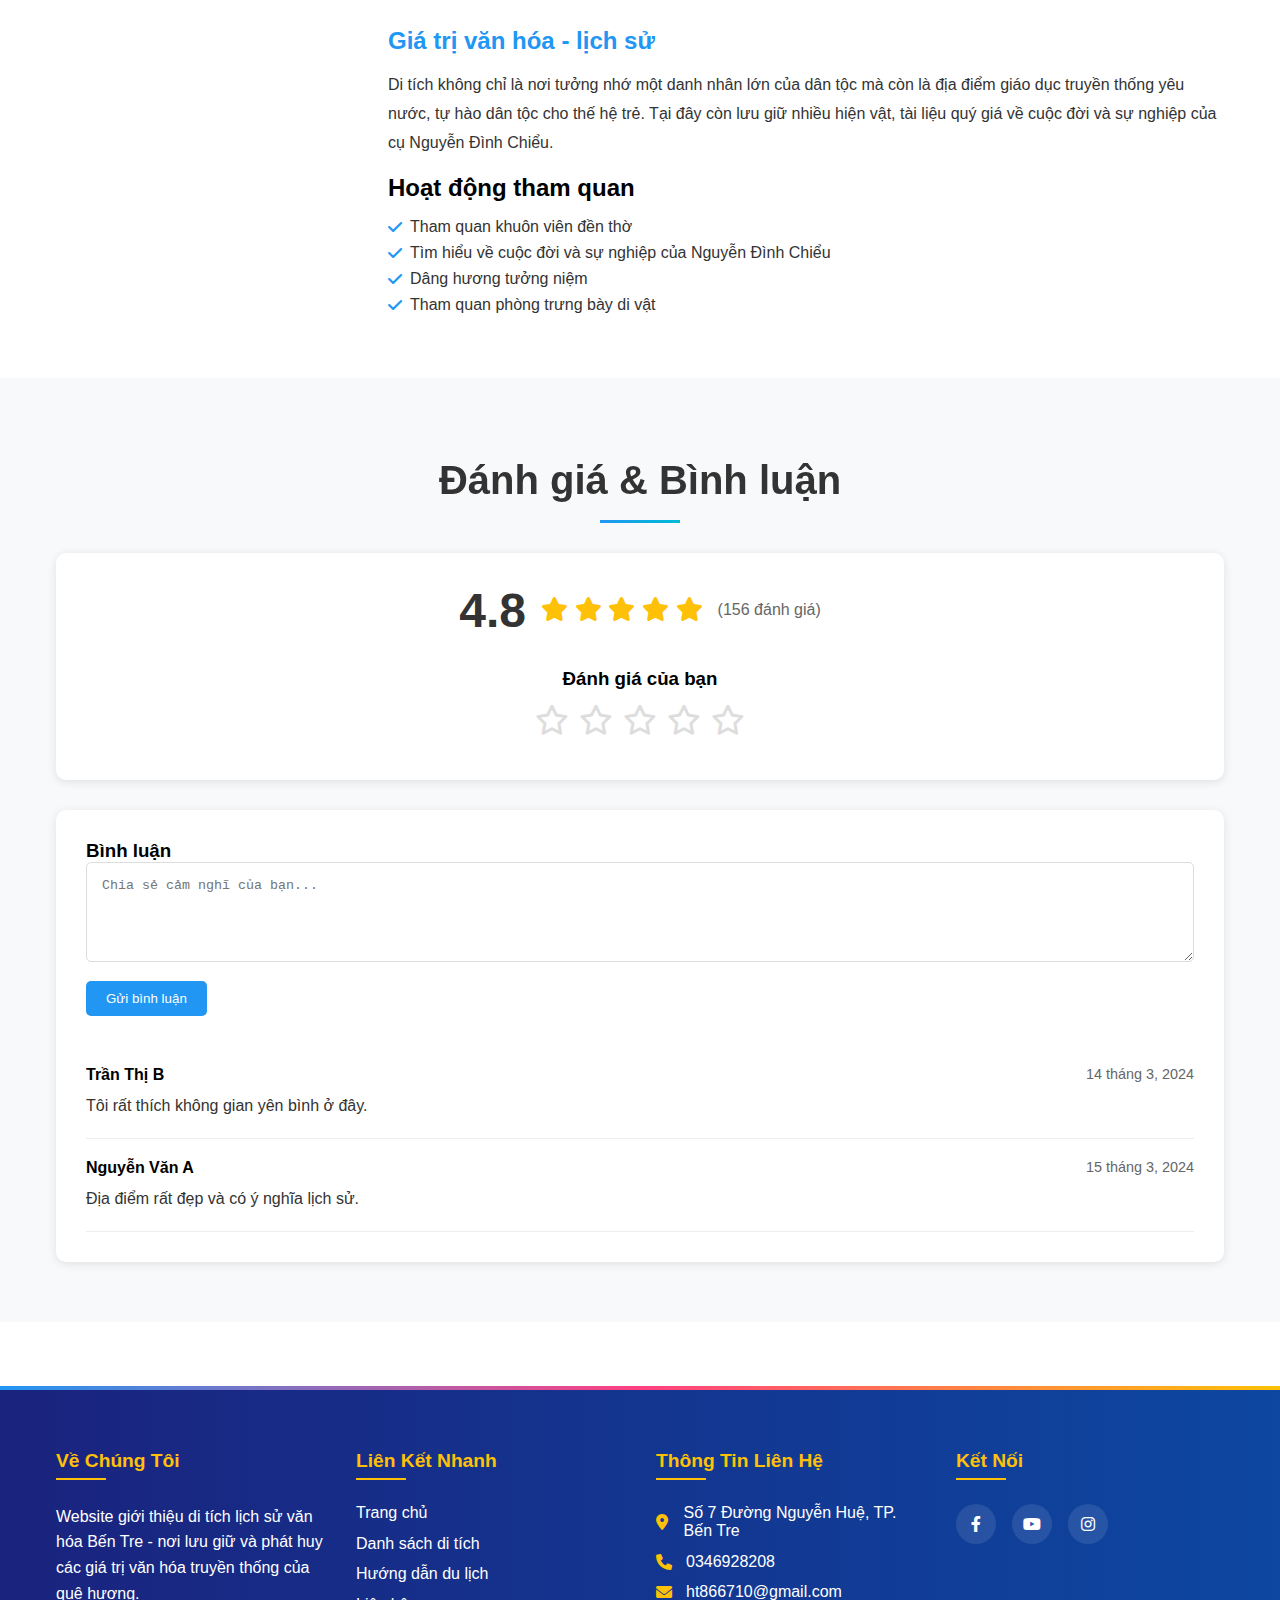
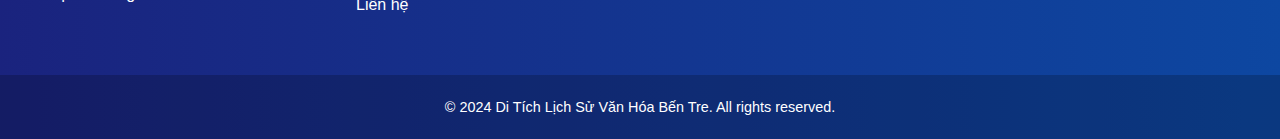
<file: di-tich/den-tho-ndc.html>
<!DOCTYPE html>
<html lang="vi">

<head>
    <meta charset="UTF-8">
    <meta name="viewport" content="width=device-width, initial-scale=1.0">
    <link rel="shortcut icon" href="../img/logo.png" type="image/x-icon">
    <link rel="stylesheet" href="../css/style.css">
    <link rel="stylesheet" href="https://cdnjs.cloudflare.com/ajax/libs/font-awesome/6.0.0/css/all.min.css">
    <title>Đền Thờ Nguyễn Đình Chiểu - Di Tích Lịch Sử Bến Tre</title>
</head>

<body>
    <header>
        <div class="header-container">
            <button class="menu-toggle" aria-label="Toggle menu">
                <i class="fas fa-bars"></i>
            </button>
            <div class="logo">
                <a href="../index.html">
                    <img src="../img/logo.png" alt="Logo Bến Tre">
                </a>
            </div>
            <nav class="main-nav">
                <ul>
                    <li><a href="../index.html">Trang chủ</a></li>
                    <li><a href="../danh-sach-di-tich.html">Danh sách di tích</a></li>
                    <li><a href="../huong-dan-du-lich.html">Hướng dẫn du lịch</a></li>
                    <li><a href="../lien-he.html">Liên hệ</a></li>
                </ul>
            </nav>
        </div>
    </header>

    <main>
        <section class="heritage-detail-hero" style="background-image: url('../img/denthondc1.jpg');">
            <div class="hero-overlay"></div>
            <div class="hero-content">
                <h1>Di tích Mộ và Đền thờ Nguyễn Đình Chiểu</h1>
                <div class="heritage-meta">
                    <span><i class="fas fa-map-marker-alt"></i> Xã An Đức, Ba Tri, Bến Tre</span>
                    <span><i class="fas fa-award"></i> Di tích cấp Quốc gia đặc biệt</span>
                </div>
                <div class="share-buttons">
                    <button onclick="shareOnFacebook()" class="share-btn facebook">
                        <i class="fab fa-facebook-f"></i> Chia sẻ
                    </button>
                    <button onclick="copyPageUrl()" class="share-btn copy-link">
                        <i class="fas fa-link"></i> Copy Link
                    </button>
                </div>
            </div>
        </section>

        <section class="heritage-detail-content">
            <div class="container">
                <div class="content-wrapper">
                    <aside class="sidebar">
                        <div class="quick-info">
                            <h3>Thông tin cơ bản</h3>
                            <ul>
                                <li><i class="fas fa-calendar-alt"></i> Năm công nhận: 2012</li>
                                <li><i class="fas fa-clock"></i> Giờ mở cửa: 7:00 - 17:00</li>
                                <li><i class="fas fa-ticket-alt"></i> Giá vé: Miễn phí</li>
                                <li><i class="fas fa-phone"></i> Liên hệ: (0275) 3822 345</li>
                            </ul>
                        </div>
                        <div class="location-map">
                            <h3>Bản đồ</h3>
                            <iframe
                                src="https://www.google.com/maps/embed?pb=!1m18!1m12!1m3!1d3929.8876506157365!2d106.68463797480383!3d9.944883274057253!2m3!1f0!2f0!3f0!3m2!1i1024!2i768!4f13.1!3m3!1m2!1s0x31a0b76f51d4e64d%3A0x88619e5180363502!2zxJDhu4FuIHRo4budIE5ndXnhu4VuIMSQw6xuaCBDaGnhu4N1!5e0!3m2!1svi!2s!4v1709799171099!5m2!1svi!2s"
                                width="100%" height="250" style="border:0;" allowfullscreen="" loading="lazy"
                                referrerpolicy="no-referrer-when-downgrade">
                            </iframe>
                        </div>
                    </aside>

                    <article class="main-content">
                        <div class="heritage-gallery">
                            <iframe width="100%" height="515"
                                src="https://www.youtube.com/embed/ACDtFvpNZUc?si=wyBV7pBP2v8DrJ4E"
                                title="YouTube video player" frameborder="0"
                                allow="accelerometer; autoplay; clipboard-write; encrypted-media; gyroscope; picture-in-picture; web-share"
                                referrerpolicy="strict-origin-when-cross-origin" allowfullscreen>
                            </iframe>
                        </div>

                        <div class="heritage-description">
                            <h2>Giới thiệu</h2>
                            <p>Đền thờ Nguyễn Đình Chiểu là công trình kiến trúc tâm linh được xây dựng để tưởng nhớ
                                danh nhân văn hóa Nguyễn Đình Chiểu - một nhà thơ yêu nước, một thầy thuốc nhân đạo
                                của dân tộc Việt Nam. Di tích nằm tại xã An Đức, huyện Ba Tri, tỉnh Bến Tre.</p>

                            <h2>Lịch sử hình thành</h2>
                            <p>Đền thờ được xây dựng vào năm 1972, trên nền đất nơi cụ Nguyễn Đình Chiểu đã sống và
                                làm việc những năm cuối đời. Năm 2012, di tích được công nhận là Di tích Quốc gia đặc
                                biệt,
                                khẳng định giá trị lịch sử, văn hóa to lớn của công trình này.</p>

                            <h2>Kiến trúc</h2>
                            <p>Đền thờ được xây dựng theo kiến trúc truyền thống Nam Bộ, gồm nhiều hạng mục công trình:
                                nhà thờ chính, nhà trưng bày, khu mộ, vườn cảnh. Toàn bộ công trình được bố trí hài hòa
                                trong một không gian trang nghiêm, thanh tịnh.</p>

                            <h2>Giá trị văn hóa - lịch sử</h2>
                            <p>Di tích không chỉ là nơi tưởng nhớ một danh nhân lớn của dân tộc mà còn là địa điểm
                                giáo dục truyền thống yêu nước, tự hào dân tộc cho thế hệ trẻ. Tại đây còn lưu giữ
                                nhiều hiện vật, tài liệu quý giá về cuộc đời và sự nghiệp của cụ Nguyễn Đình Chiểu.</p>
                        </div>

                        <div class="heritage-activities">
                            <h2>Hoạt động tham quan</h2>
                            <ul class="activities-list">
                                <li><i class="fas fa-check"></i> Tham quan khuôn viên đền thờ</li>
                                <li><i class="fas fa-check"></i> Tìm hiểu về cuộc đời và sự nghiệp của Nguyễn Đình Chiểu
                                </li>
                                <li><i class="fas fa-check"></i> Dâng hương tưởng niệm</li>
                                <li><i class="fas fa-check"></i> Tham quan phòng trưng bày di vật</li>
                            </ul>
                        </div>
                    </article>
                </div>
            </div>
        </section>

        <section class="reviews-section">
            <div class="container">
                <h2 class="section-title">Đánh giá & Bình luận</h2>

                <!-- Phần đánh giá -->
                <div class="rating-container">
                    <div class="rating-summary">
                        <div class="average-rating">
                            <span class="rating-number">4.8</span>
                            <div class="stars">
                                <i class="fas fa-star"></i>
                                <i class="fas fa-star"></i>
                                <i class="fas fa-star"></i>
                                <i class="fas fa-star"></i>
                                <i class="fas fa-star"></i>
                            </div>
                            <span class="rating-count">(156 đánh giá)</span>
                        </div>
                    </div>

                    <div class="add-rating">
                        <h3>Đánh giá của bạn</h3>
                        <div class="star-rating">
                            <i class="far fa-star" data-rating="1"></i>
                            <i class="far fa-star" data-rating="2"></i>
                            <i class="far fa-star" data-rating="3"></i>
                            <i class="far fa-star" data-rating="4"></i>
                            <i class="far fa-star" data-rating="5"></i>
                        </div>
                    </div>
                </div>

                <!-- Phần bình luận -->
                <div class="comments-container">
                    <h3>Bình luận</h3>
                    <form id="comment-form" class="comment-form">
                        <textarea placeholder="Chia sẻ cảm nghĩ của bạn..." required></textarea>
                        <button type="submit" class="btn-submit">Gửi bình luận</button>
                    </form>

                    <div class="comments-list">
                        <!-- Comments will be loaded dynamically -->
                    </div>
                </div>
            </div>
        </section>
    </main>

    <footer class="footer">
        <div class="footer-content container">
            <div class="footer-section">
                <h3>Về Chúng Tôi</h3>
                <p>Website giới thiệu di tích lịch sử văn hóa Bến Tre - nơi lưu giữ và phát huy các giá trị văn hóa
                    truyền thống của quê hương.</p>
            </div>
            <div class="footer-section">
                <h3>Liên Kết Nhanh</h3>
                <ul>
                    <li><a href="../index.html">Trang chủ</a></li>
                    <li><a href="../danh-sach-di-tich.html">Danh sách di tích</a></li>
                    <li><a href="../huong-dan-du-lich.html">Hướng dẫn du lịch</a></li>
                    <li><a href="../lien-he.html">Liên hệ</a></li>
                </ul>
            </div>
            <div class="footer-section">
                <h3>Thông Tin Liên Hệ</h3>
                <ul class="contact-info">
                    <li><i class="fas fa-map-marker-alt"></i> Số 7 Đường Nguyễn Huệ, TP. Bến Tre</li>
                    <li><i class="fas fa-phone"></i> 0346928208</li>
                    <li><i class="fas fa-envelope"></i> ht866710@gmail.com</li>
                </ul>
            </div>
            <div class="footer-section">
                <h3>Kết Nối</h3>
                <div class="social-links">
                    <a href="https://www.facebook.com/share/1CJdWMsvn9/?mibextid=qi2Omg" class="social-link"><i
                            class="fab fa-facebook-f"></i></a>
                    <a href="https://www.youtube.com/@huynhtrann" class="social-link"><i class="fab fa-youtube"></i></a>
                    <a href="https://www.instagram.com/hhtaanrt?igsh=MTF2djBkMGU5bHhrZA==&utm_source=ig_contact_invite"
                        class="social-link"><i class="fab fa-instagram"></i></a>
                </div>
            </div>
        </div>
        <div class="footer-bottom">
            <div class="container">
                <p>&copy; 2024 Di Tích Lịch Sử Văn Hóa Bến Tre. All rights reserved.</p>
            </div>
        </div>
    </footer>
    <script src="../js/main.js"></script>
</body>

</html>
</file>
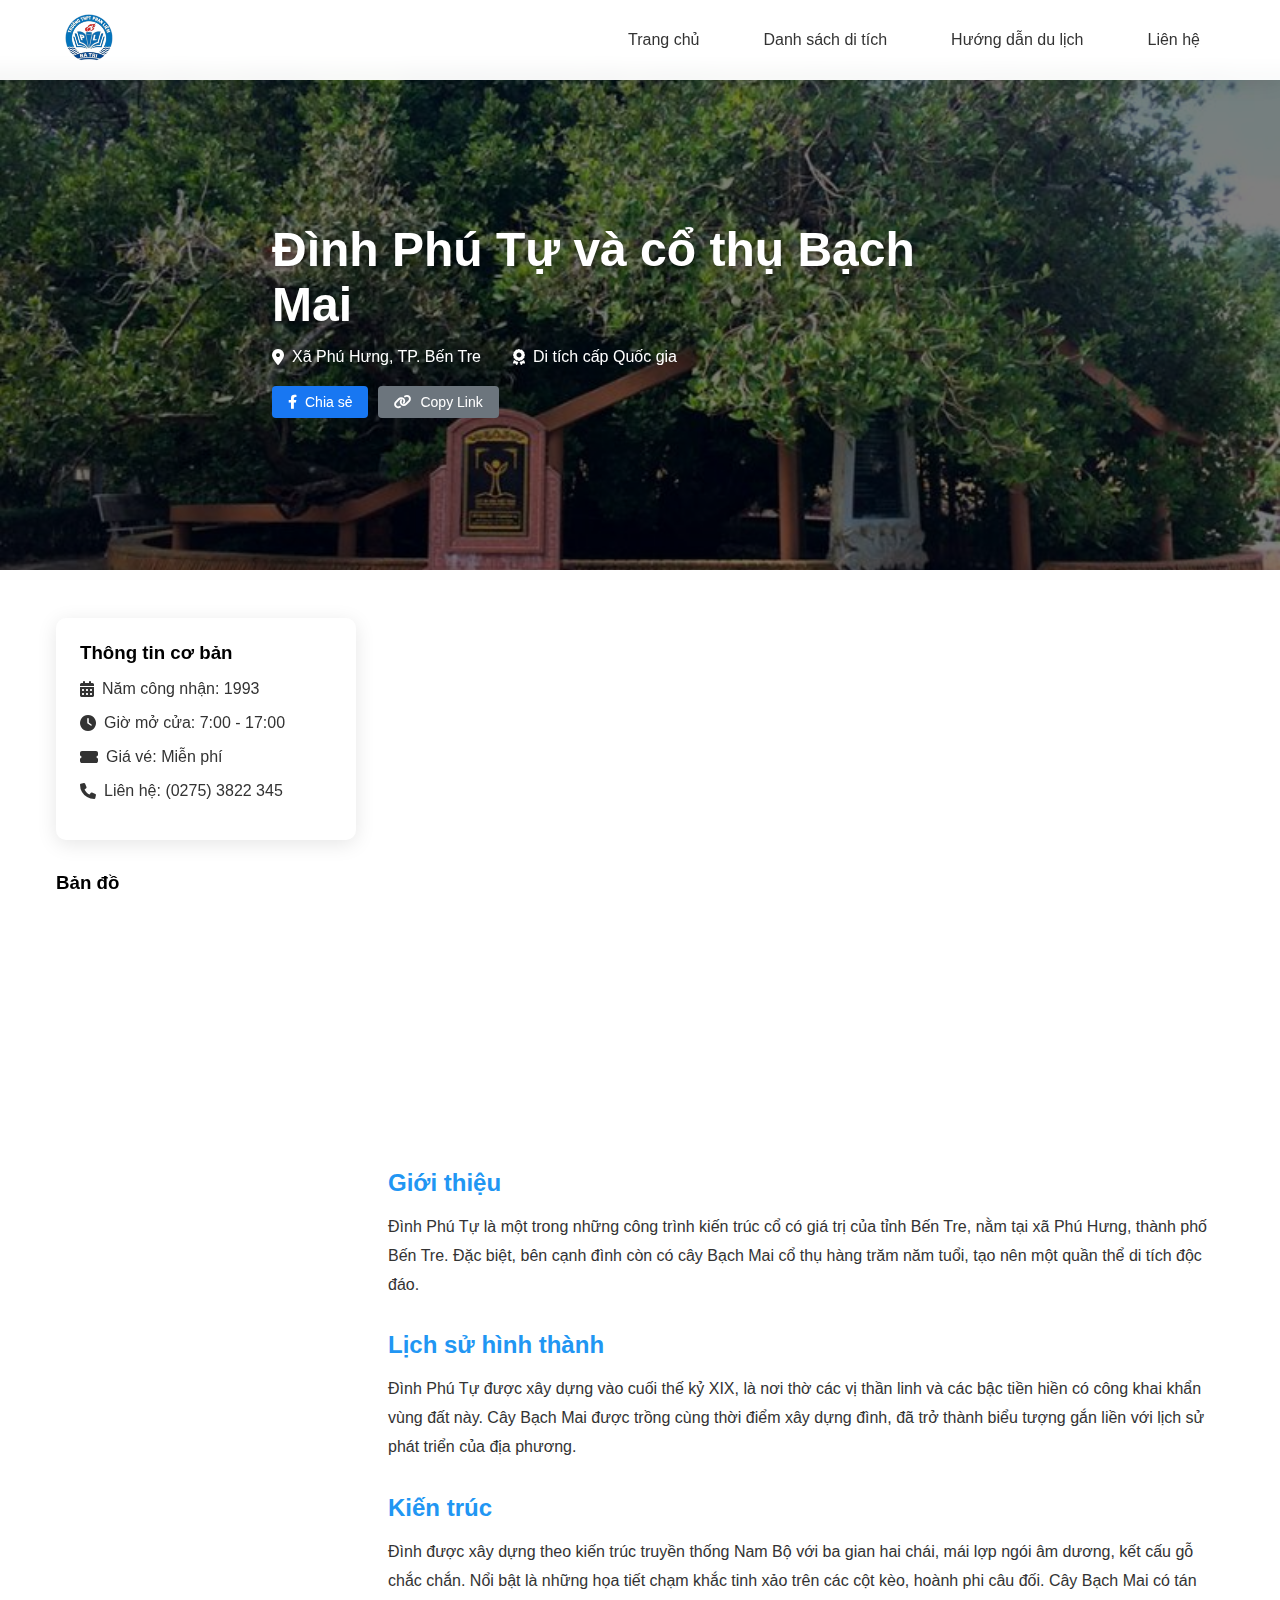
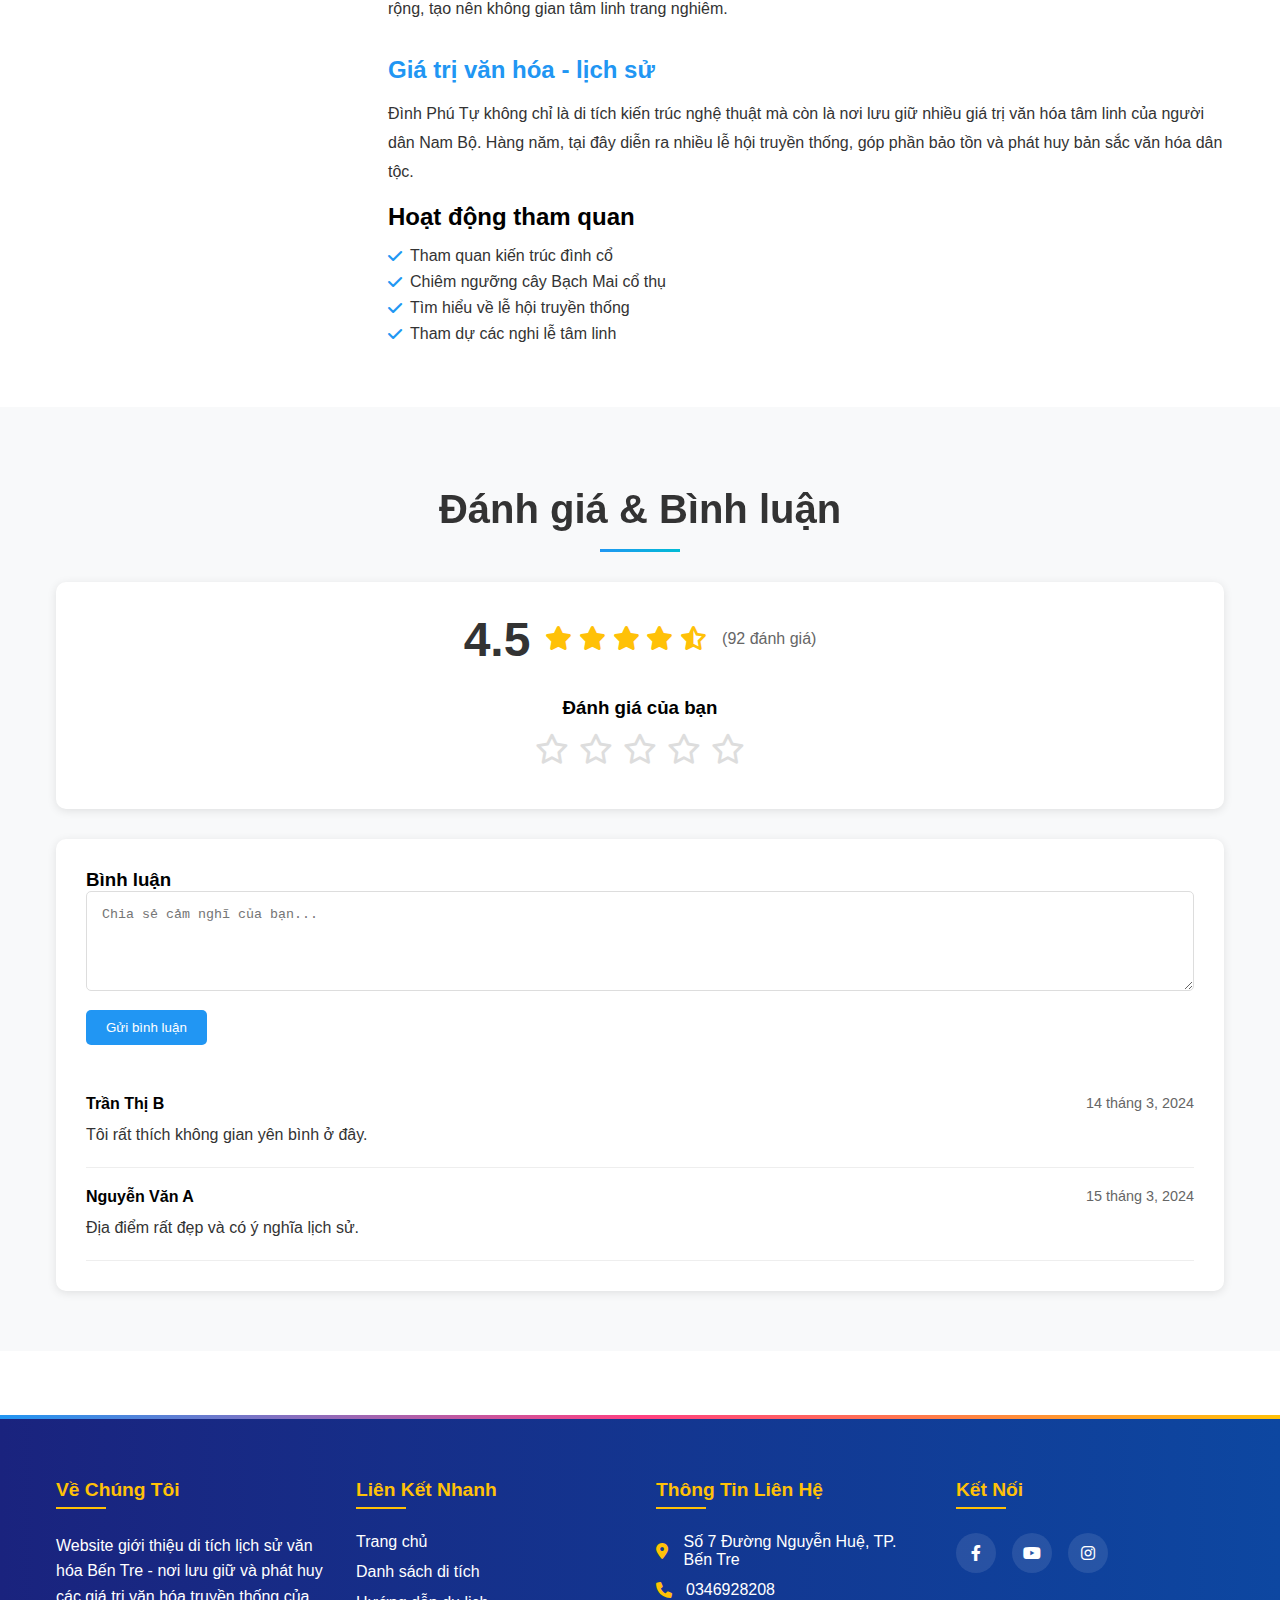
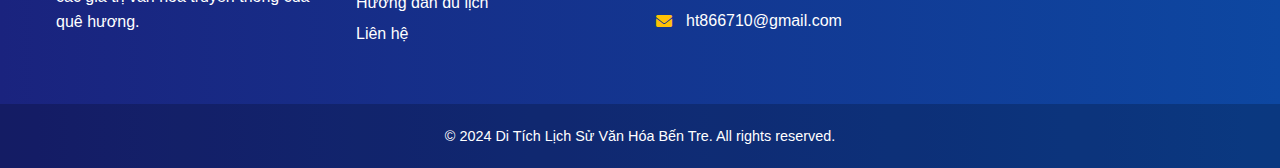
<file: di-tich/dinh-phu-tu.html>
<!DOCTYPE html>
<html lang="vi">

<head>
    <meta charset="UTF-8">
    <meta name="viewport" content="width=device-width, initial-scale=1.0">
    <link rel="shortcut icon" href="../img/logo.png" type="image/x-icon">
    <link rel="stylesheet" href="../css/style.css">
    <link rel="stylesheet" href="https://cdnjs.cloudflare.com/ajax/libs/font-awesome/6.0.0/css/all.min.css">
    <title>Đình Phú Tự - Di Tích Lịch Sử Bến Tre</title>
</head>

<body>
    <header>
        <div class="header-container">
            <button class="menu-toggle" aria-label="Toggle menu">
                <i class="fas fa-bars"></i>
            </button>
            <div class="logo">
                <a href="../index.html">
                    <img src="../img/logo.png" alt="Logo Bến Tre">
                </a>
            </div>
            <nav class="main-nav">
                <ul>
                    <li><a href="../index.html">Trang chủ</a></li>
                    <li><a href="../danh-sach-di-tich.html">Danh sách di tích</a></li>
                    <li><a href="../huong-dan-du-lich.html">Hướng dẫn du lịch</a></li>
                    <li><a href="../lien-he.html">Liên hệ</a></li>
                </ul>
            </nav>
        </div>
    </header>

    <main>
        <section class="heritage-detail-hero" style="background-image: url('../img/img6.jpeg');">
            <div class="hero-overlay"></div>
            <div class="hero-content">
                <h1>Đình Phú Tự và cổ thụ Bạch Mai</h1>
                <div class="heritage-meta">
                    <span><i class="fas fa-map-marker-alt"></i> Xã Phú Hưng, TP. Bến Tre</span>
                    <span><i class="fas fa-award"></i> Di tích cấp Quốc gia</span>
                </div>
                <div class="share-buttons">
                    <button onclick="shareOnFacebook()" class="share-btn facebook">
                        <i class="fab fa-facebook-f"></i> Chia sẻ
                    </button>
                    <button onclick="copyPageUrl()" class="share-btn copy-link">
                        <i class="fas fa-link"></i> Copy Link
                    </button>
                </div>
            </div>
        </section>

        <section class="heritage-detail-content">
            <div class="container">
                <div class="content-wrapper">
                    <aside class="sidebar">
                        <div class="quick-info">
                            <h3>Thông tin cơ bản</h3>
                            <ul>
                                <li><i class="fas fa-calendar-alt"></i> Năm công nhận: 1993</li>
                                <li><i class="fas fa-clock"></i> Giờ mở cửa: 7:00 - 17:00</li>
                                <li><i class="fas fa-ticket-alt"></i> Giá vé: Miễn phí</li>
                                <li><i class="fas fa-phone"></i> Liên hệ: (0275) 3822 345</li>
                            </ul>
                        </div>
                        <div class="location-map">
                            <h3>Bản đồ</h3>
                            <iframe
                                src="https://www.google.com/maps/embed?pb=!1m18!1m12!1m3!1d15726.991753813558!2d106.37500767536011!3d10.14033355656133!2m3!1f0!2f0!3f0!3m2!1i1024!2i768!4f13.1!3m3!1m2!1s0x31a0b1da434f5a5f%3A0x8f0dd42c5f8f1ba9!2zUGjDuiBIxrBuZywgVFAuIELhur9uIFRyZSwgQmXMgW4gVHJlLCBWaeG7h3QgTmFt!5e0!3m2!1svi!2s!4v1709799171099!5m2!1svi!2s"
                                width="100%" height="250" style="border:0;" allowfullscreen="" loading="lazy"
                                referrerpolicy="no-referrer-when-downgrade">
                            </iframe>
                        </div>
                    </aside>

                    <article class="main-content">
                        <div class="heritage-gallery">
                            <iframe width="100%" height="515"
                                src="https://www.youtube.com/embed/Bimb4PmTyGk?si=YL-bPbpv-iWNm89c"
                                title="YouTube video player" frameborder="0"
                                allow="accelerometer; autoplay; clipboard-write; encrypted-media; gyroscope; picture-in-picture; web-share"
                                referrerpolicy="strict-origin-when-cross-origin" allowfullscreen>
                            </iframe>
                        </div>

                        <div class="heritage-description">
                            <h2>Giới thiệu</h2>
                            <p>Đình Phú Tự là một trong những công trình kiến trúc cổ có giá trị của tỉnh Bến Tre, nằm
                                tại xã Phú Hưng, thành phố Bến Tre. Đặc biệt, bên cạnh đình còn có cây Bạch Mai cổ thụ
                                hàng trăm năm tuổi, tạo nên một quần thể di tích độc đáo.</p>

                            <h2>Lịch sử hình thành</h2>
                            <p>Đình Phú Tự được xây dựng vào cuối thế kỷ XIX, là nơi thờ các vị thần linh và các bậc
                                tiền hiền có công khai khẩn vùng đất này. Cây Bạch Mai được trồng cùng thời điểm xây
                                dựng đình, đã trở thành biểu tượng gắn liền với lịch sử phát triển của địa phương.</p>

                            <h2>Kiến trúc</h2>
                            <p>Đình được xây dựng theo kiến trúc truyền thống Nam Bộ với ba gian hai chái, mái lợp ngói
                                âm dương, kết cấu gỗ chắc chắn. Nổi bật là những họa tiết chạm khắc tinh xảo trên các
                                cột kèo, hoành phi câu đối. Cây Bạch Mai có tán rộng, tạo nên không gian tâm linh
                                trang nghiêm.</p>

                            <h2>Giá trị văn hóa - lịch sử</h2>
                            <p>Đình Phú Tự không chỉ là di tích kiến trúc nghệ thuật mà còn là nơi lưu giữ nhiều giá trị
                                văn hóa tâm linh của người dân Nam Bộ. Hàng năm, tại đây diễn ra nhiều lễ hội truyền
                                thống, góp phần bảo tồn và phát huy bản sắc văn hóa dân tộc.</p>
                        </div>

                        <div class="heritage-activities">
                            <h2>Hoạt động tham quan</h2>
                            <ul class="activities-list">
                                <li><i class="fas fa-check"></i> Tham quan kiến trúc đình cổ</li>
                                <li><i class="fas fa-check"></i> Chiêm ngưỡng cây Bạch Mai cổ thụ</li>
                                <li><i class="fas fa-check"></i> Tìm hiểu về lễ hội truyền thống</li>
                                <li><i class="fas fa-check"></i> Tham dự các nghi lễ tâm linh</li>
                            </ul>
                        </div>
                    </article>
                </div>
            </div>
        </section>

        <section class="reviews-section">
            <div class="container">
                <h2 class="section-title">Đánh giá & Bình luận</h2>

                <!-- Phần đánh giá -->
                <div class="rating-container">
                    <div class="rating-summary">
                        <div class="average-rating">
                            <span class="rating-number">4.5</span>
                            <div class="stars">
                                <i class="fas fa-star"></i>
                                <i class="fas fa-star"></i>
                                <i class="fas fa-star"></i>
                                <i class="fas fa-star"></i>
                                <i class="fas fa-star-half-alt"></i>
                            </div>
                            <span class="rating-count">(92 đánh giá)</span>
                        </div>
                    </div>

                    <div class="add-rating">
                        <h3>Đánh giá của bạn</h3>
                        <div class="star-rating">
                            <i class="far fa-star" data-rating="1"></i>
                            <i class="far fa-star" data-rating="2"></i>
                            <i class="far fa-star" data-rating="3"></i>
                            <i class="far fa-star" data-rating="4"></i>
                            <i class="far fa-star" data-rating="5"></i>
                        </div>
                    </div>
                </div>

                <!-- Phần bình luận -->
                <div class="comments-container">
                    <h3>Bình luận</h3>
                    <form id="comment-form" class="comment-form">
                        <textarea placeholder="Chia sẻ cảm nghĩ của bạn..." required></textarea>
                        <button type="submit" class="btn-submit">Gửi bình luận</button>
                    </form>

                    <div class="comments-list">
                        <!-- Comments will be loaded dynamically -->
                    </div>
                </div>
            </div>
        </section>
    </main>

    <footer class="footer">
        <div class="footer-content container">
            <div class="footer-section">
                <h3>Về Chúng Tôi</h3>
                <p>Website giới thiệu di tích lịch sử văn hóa Bến Tre - nơi lưu giữ và phát huy các giá trị văn hóa
                    truyền thống của quê hương.</p>
            </div>
            <div class="footer-section">
                <h3>Liên Kết Nhanh</h3>
                <ul>
                    <li><a href="../index.html">Trang chủ</a></li>
                    <li><a href="../danh-sach-di-tich.html">Danh sách di tích</a></li>
                    <li><a href="../huong-dan-du-lich.html">Hướng dẫn du lịch</a></li>
                    <li><a href="../lien-he.html">Liên hệ</a></li>
                </ul>
            </div>
            <div class="footer-section">
                <h3>Thông Tin Liên Hệ</h3>
                <ul class="contact-info">
                    <li><i class="fas fa-map-marker-alt"></i> Số 7 Đường Nguyễn Huệ, TP. Bến Tre</li>
                    <li><i class="fas fa-phone"></i> 0346928208</li>
                    <li><i class="fas fa-envelope"></i> ht866710@gmail.com</li>
                </ul>
            </div>
            <div class="footer-section">
                <h3>Kết Nối</h3>
                <div class="social-links">
                    <a href="https://www.facebook.com/share/1CJdWMsvn9/?mibextid=qi2Omg" class="social-link"><i
                            class="fab fa-facebook-f"></i></a>
                    <a href="https://www.youtube.com/@huynhtrann" class="social-link"><i class="fab fa-youtube"></i></a>
                    <a href="https://www.instagram.com/hhtaanrt?igsh=MTF2djBkMGU5bHhrZA==&utm_source=ig_contact_invite"
                        class="social-link"><i class="fab fa-instagram"></i></a>
                </div>
            </div>
        </div>
        <div class="footer-bottom">
            <div class="container">
                <p>&copy; 2024 Di Tích Lịch Sử Văn Hóa Bến Tre. All rights reserved.</p>
            </div>
        </div>
    </footer>
    <script src="../js/main.js"></script>
</body>

</html>
</file>
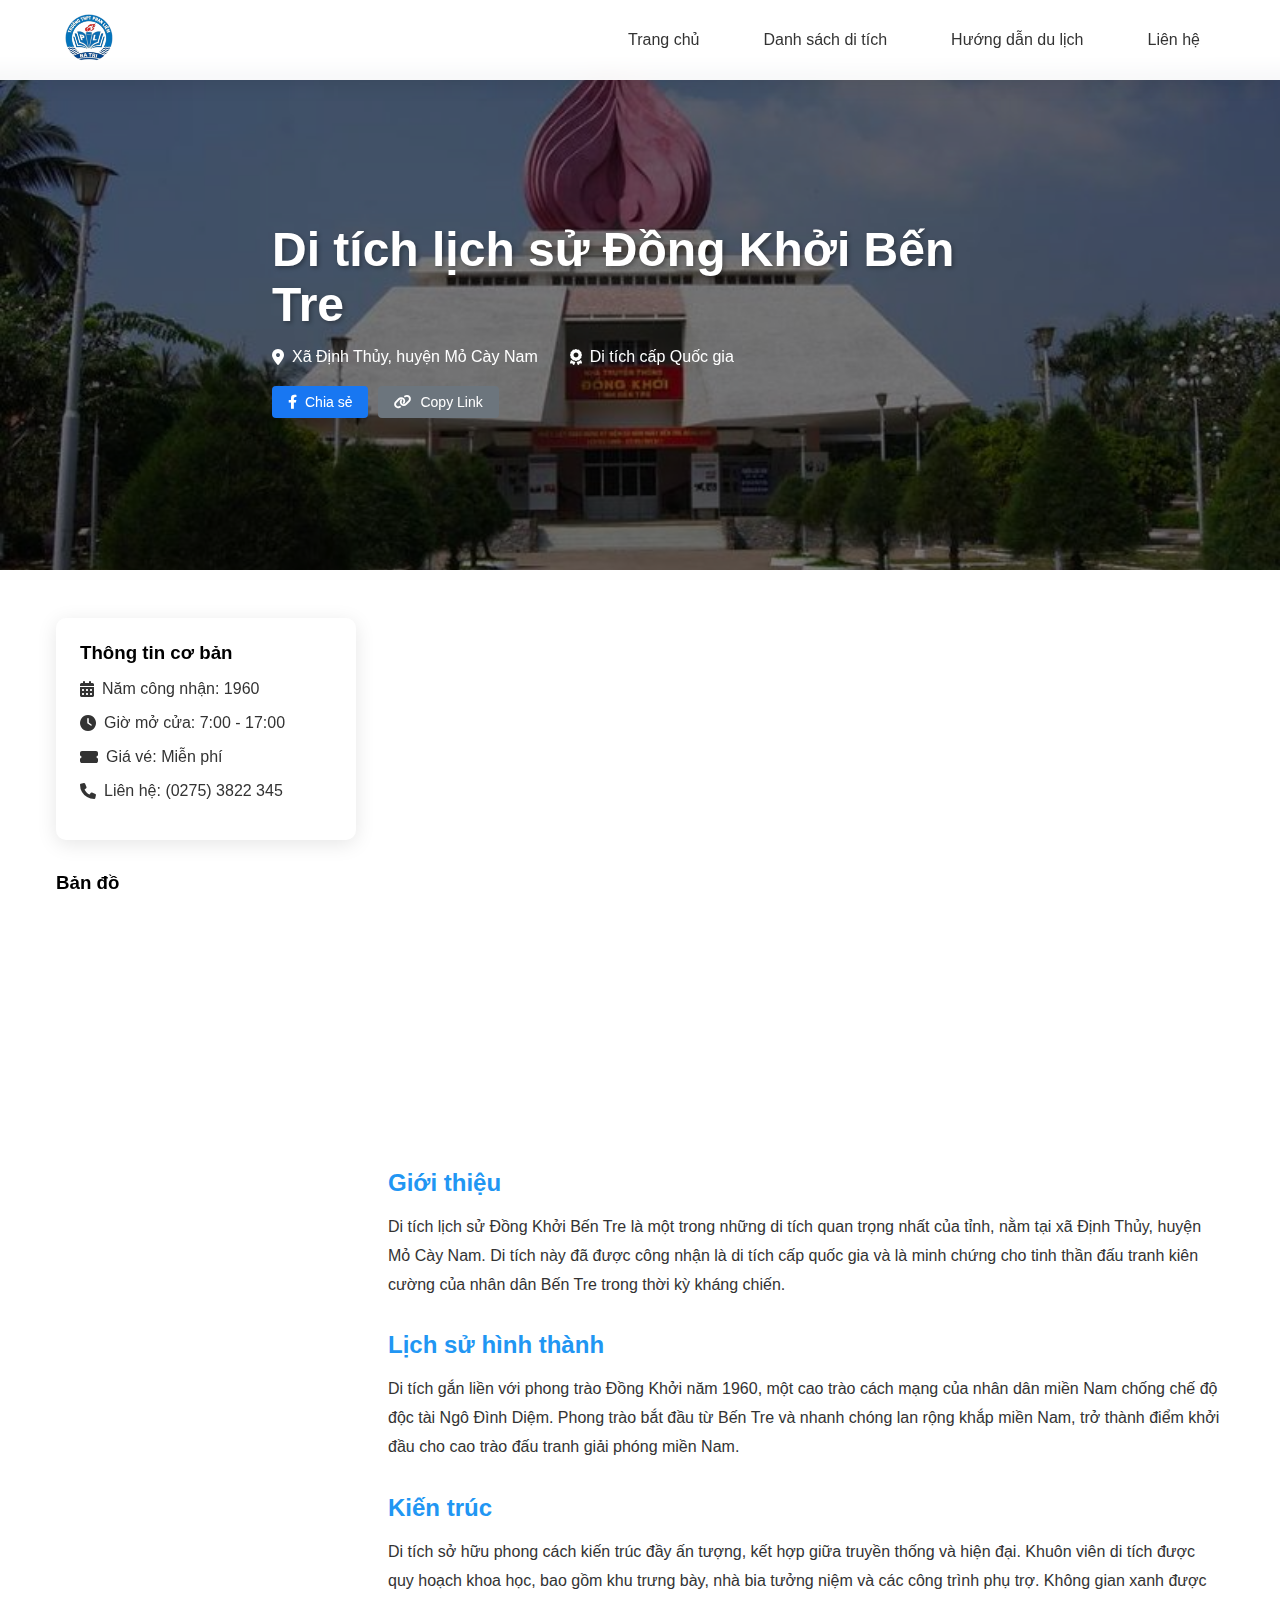
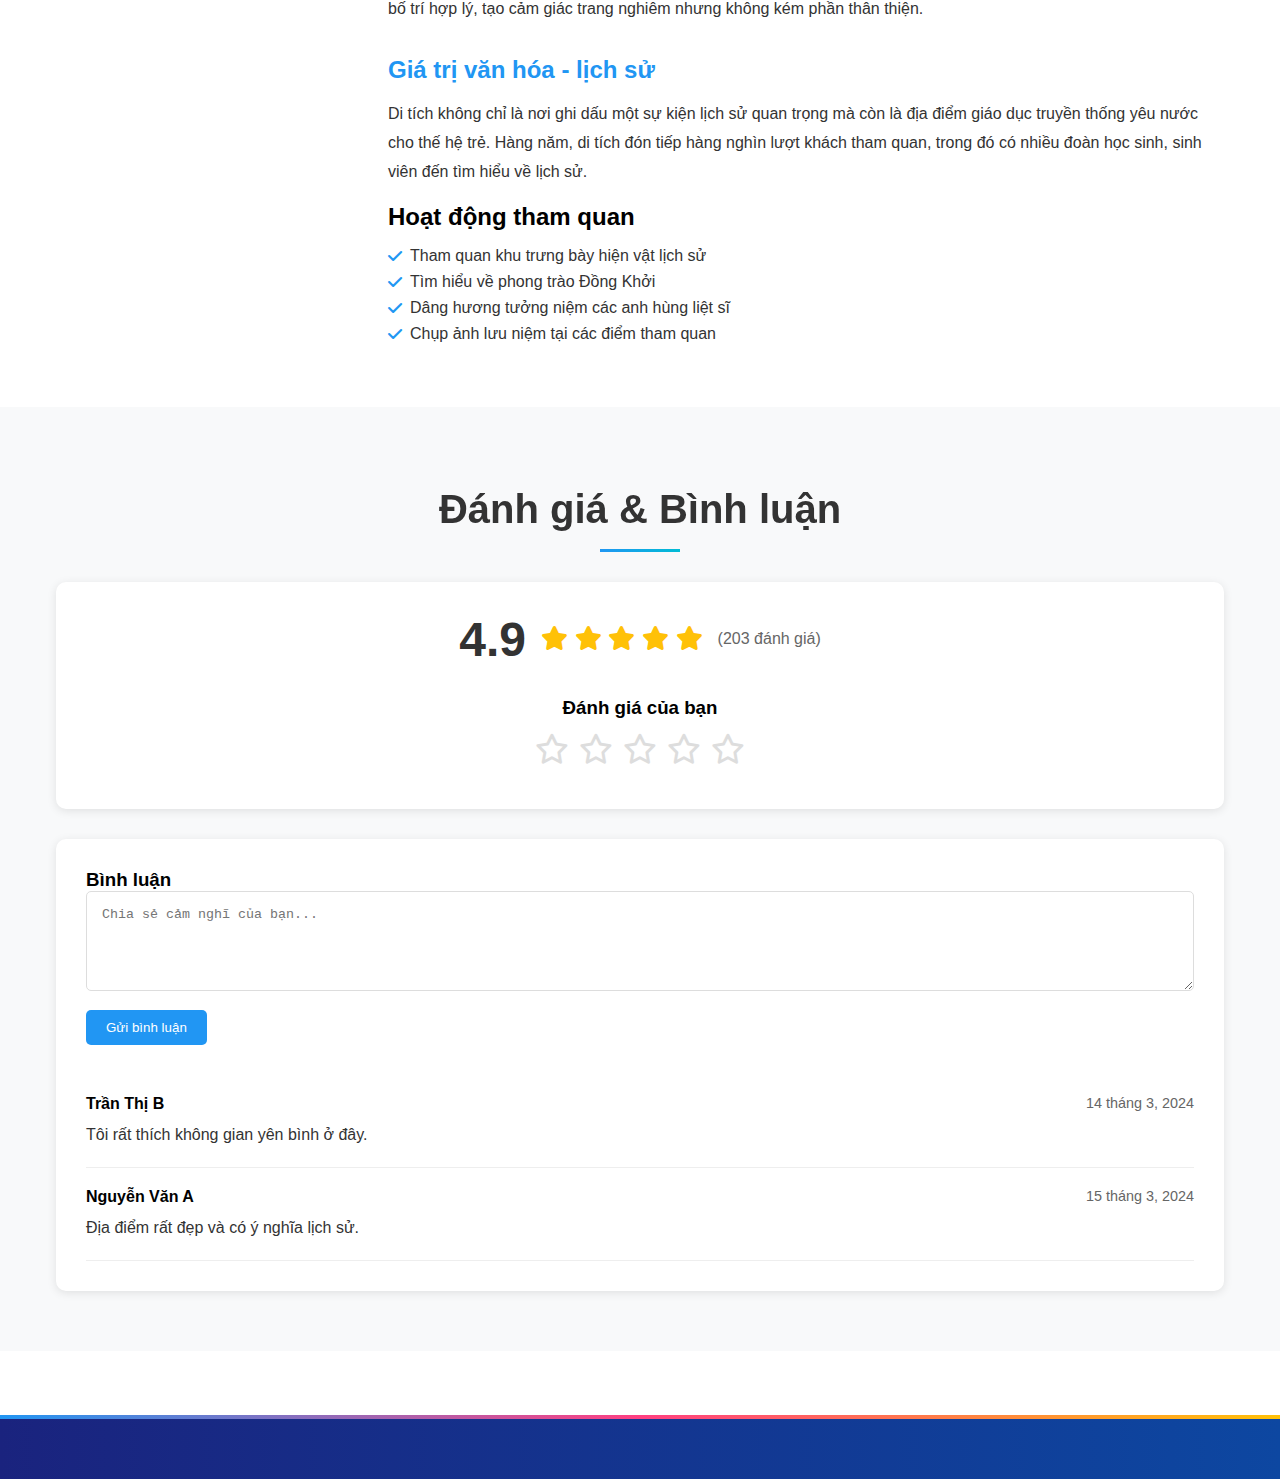
<file: di-tich/dong-khoi.html>
<!DOCTYPE html>
<html lang="vi">

<head>
    <meta charset="UTF-8">
    <meta name="viewport" content="width=device-width, initial-scale=1.0">
    <link rel="shortcut icon" href="../img/logo.png" type="image/x-icon">
    <link rel="stylesheet" href="../css/style.css">
    <link rel="stylesheet" href="https://cdnjs.cloudflare.com/ajax/libs/font-awesome/6.0.0/css/all.min.css">
    <title>Di tích lịch sử Đồng Khởi - Di Tích Lịch Sử Bến Tre</title>
</head>

<body>
    <header>
        <div class="header-container">
            <button class="menu-toggle" aria-label="Toggle menu">
                <i class="fas fa-bars"></i>
            </button>
            <div class="logo">
                <a href="../index.html">
                    <img src="../img/logo.png" alt="Logo Bến Tre">
                </a>
            </div>
            <nav class="main-nav">
                <ul>
                    <li><a href="../index.html">Trang chủ</a></li>
                    <li><a href="../danh-sach-di-tich.html">Danh sách di tích</a></li>
                    <li><a href="../huong-dan-du-lich.html">Hướng dẫn du lịch</a></li>
                    <li><a href="../lien-he.html">Liên hệ</a></li>
                </ul>
            </nav>
        </div>
    </header>

    <main>
        <section class="heritage-detail-hero" style="background-image: url('../img/img2.jpeg');">
            <div class="hero-overlay"></div>
            <div class="hero-content">
                <h1>Di tích lịch sử Đồng Khởi Bến Tre</h1>
                <div class="heritage-meta">
                    <span><i class="fas fa-map-marker-alt"></i> Xã Định Thủy, huyện Mỏ Cày Nam</span>
                    <span><i class="fas fa-award"></i> Di tích cấp Quốc gia</span>
                </div>
                <div class="share-buttons">
                    <button onclick="shareOnFacebook()" class="share-btn facebook">
                        <i class="fab fa-facebook-f"></i> Chia sẻ
                    </button>
                    <button onclick="copyPageUrl()" class="share-btn copy-link">
                        <i class="fas fa-link"></i> Copy Link
                    </button>
                </div>
            </div>
        </section>

        <section class="heritage-detail-content">
            <div class="container">
                <div class="content-wrapper">
                    <aside class="sidebar">
                        <div class="quick-info">
                            <h3>Thông tin cơ bản</h3>
                            <ul>
                                <li><i class="fas fa-calendar-alt"></i> Năm công nhận: 1960</li>
                                <li><i class="fas fa-clock"></i> Giờ mở cửa: 7:00 - 17:00</li>
                                <li><i class="fas fa-ticket-alt"></i> Giá vé: Miễn phí</li>
                                <li><i class="fas fa-phone"></i> Liên hệ: (0275) 3822 345</li>
                            </ul>
                        </div>
                        <div class="location-map">
                            <h3>Bản đồ</h3>
                            <iframe
                                src="https://www.google.com/maps/embed?pb=!1m18!1m12!1m3!1d15729.021077337618!2d106.3229413!3d10.1279283!2m3!1f0!2f0!3f0!3m2!1i1024!2i768!4f13.1!3m3!1m2!1s0x31a0b50ef108f8c3%3A0x6f927ae2629c0f3b!2zxJDhu4tuaCBUaOG7p3ksIE3hu48gQ8OgeSBOYW0sIELhur9uIFRyZSwgVmnhu4d0IE5hbQ!5e0!3m2!1svi!2s!4v1709799171099!5m2!1svi!2s"
                                width="100%" height="250" style="border:0;" allowfullscreen="" loading="lazy"
                                referrerpolicy="no-referrer-when-downgrade">
                            </iframe>
                        </div>
                    </aside>

                    <article class="main-content">
                        <div class="heritage-gallery">
                            <iframe width="100%" height="515"
                                src="https://www.youtube.com/embed/obTfyev5htc?si=rUaKntQqQYrNqnJG"
                                title="YouTube video player" frameborder="0"
                                allow="accelerometer; autoplay; clipboard-write; encrypted-media; gyroscope; picture-in-picture; web-share"
                                referrerpolicy="strict-origin-when-cross-origin" allowfullscreen></iframe>
                        </div>
                        <div class="heritage-description">

                            <h2>Giới thiệu</h2>
                            <p>Di tích lịch sử Đồng Khởi Bến Tre là một trong những di tích quan trọng nhất của tỉnh,
                                nằm tại xã Định Thủy, huyện Mỏ Cày Nam. Di tích này đã được công nhận là di tích cấp
                                quốc gia và là minh chứng cho tinh thần đấu tranh kiên cường của nhân dân Bến Tre trong
                                thời kỳ kháng chiến.</p>

                            <h2>Lịch sử hình thành</h2>
                            <p>Di tích gắn liền với phong trào Đồng Khởi năm 1960, một cao trào cách mạng của nhân dân
                                miền Nam chống chế độ độc tài Ngô Đình Diệm. Phong trào bắt đầu từ Bến Tre và nhanh
                                chóng lan rộng khắp miền Nam, trở thành điểm khởi đầu cho cao trào đấu tranh giải phóng
                                miền Nam.</p>

                            <h2>Kiến trúc</h2>
                            <p>Di tích sở hữu phong cách kiến trúc đầy ấn tượng, kết hợp giữa truyền thống và hiện đại.
                                Khuôn viên di tích được quy hoạch khoa học, bao gồm khu trưng bày, nhà bia tưởng niệm và
                                các công trình phụ trợ. Không gian xanh được bố trí hợp lý, tạo cảm giác trang nghiêm
                                nhưng không kém phần thân thiện.</p>

                            <h2>Giá trị văn hóa - lịch sử</h2>
                            <p>Di tích không chỉ là nơi ghi dấu một sự kiện lịch sử quan trọng mà còn là địa điểm giáo
                                dục truyền thống yêu nước cho thế hệ trẻ. Hàng năm, di tích đón tiếp hàng nghìn lượt
                                khách tham quan, trong đó có nhiều đoàn học sinh, sinh viên đến tìm hiểu về lịch sử.</p>
                        </div>

                        <div class="heritage-activities">
                            <h2>Hoạt động tham quan</h2>
                            <ul class="activities-list">
                                <li><i class="fas fa-check"></i> Tham quan khu trưng bày hiện vật lịch sử</li>
                                <li><i class="fas fa-check"></i> Tìm hiểu về phong trào Đồng Khởi</li>
                                <li><i class="fas fa-check"></i> Dâng hương tưởng niệm các anh hùng liệt sĩ</li>
                                <li><i class="fas fa-check"></i> Chụp ảnh lưu niệm tại các điểm tham quan</li>
                            </ul>
                        </div>
                    </article>
                </div>
            </div>
        </section>

        <section class="reviews-section">
            <div class="container">
                <h2 class="section-title">Đánh giá & Bình luận</h2>

                <!-- Phần đánh giá -->
                <div class="rating-container">
                    <div class="rating-summary">
                        <div class="average-rating">
                            <span class="rating-number">4.9</span>
                            <div class="stars">
                                <i class="fas fa-star"></i>
                                <i class="fas fa-star"></i>
                                <i class="fas fa-star"></i>
                                <i class="fas fa-star"></i>
                                <i class="fas fa-star"></i>
                            </div>
                            <span class="rating-count">(203 đánh giá)</span>
                        </div>
                    </div>

                    <div class="add-rating">
                        <h3>Đánh giá của bạn</h3>
                        <div class="star-rating">
                            <i class="far fa-star" data-rating="1"></i>
                            <i class="far fa-star" data-rating="2"></i>
                            <i class="far fa-star" data-rating="3"></i>
                            <i class="far fa-star" data-rating="4"></i>
                            <i class="far fa-star" data-rating="5"></i>
                        </div>
                    </div>
                </div>

                <!-- Phần bình luận -->
                <div class="comments-container">
                    <h3>Bình luận</h3>
                    <form id="comment-form" class="comment-form">
                        <textarea placeholder="Chia sẻ cảm nghĩ của bạn..." required></textarea>
                        <button type="submit" class="btn-submit">Gửi bình luận</button>
                    </form>

                    <div class="comments-list">
                        <!-- Comments will be loaded dynamically -->
                    </div>
                </div>
            </div>
        </section>
    </main>

    <footer class="footer">
        <!-- Thêm nội dung footer giống như các trang khác -->
    </footer>
    <script src="../js/main.js"></script>
</body>

</html>
</file>
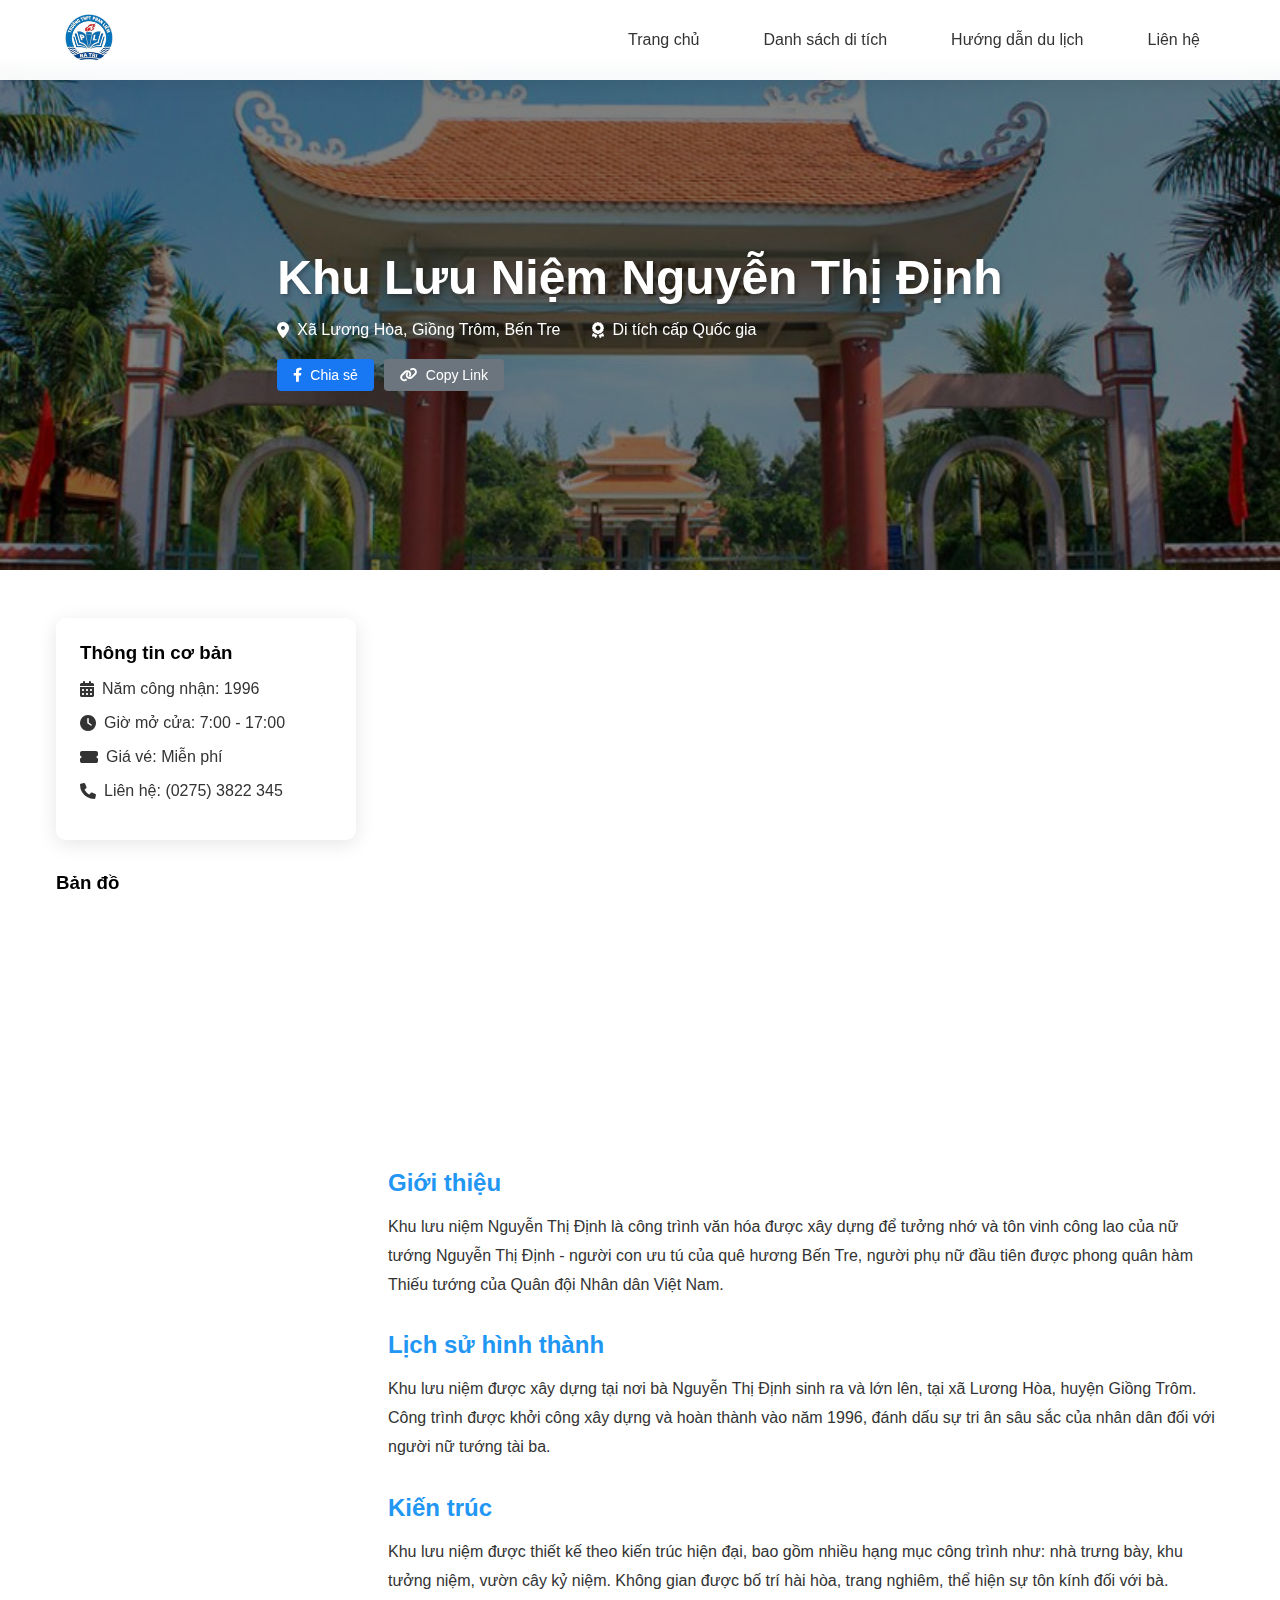
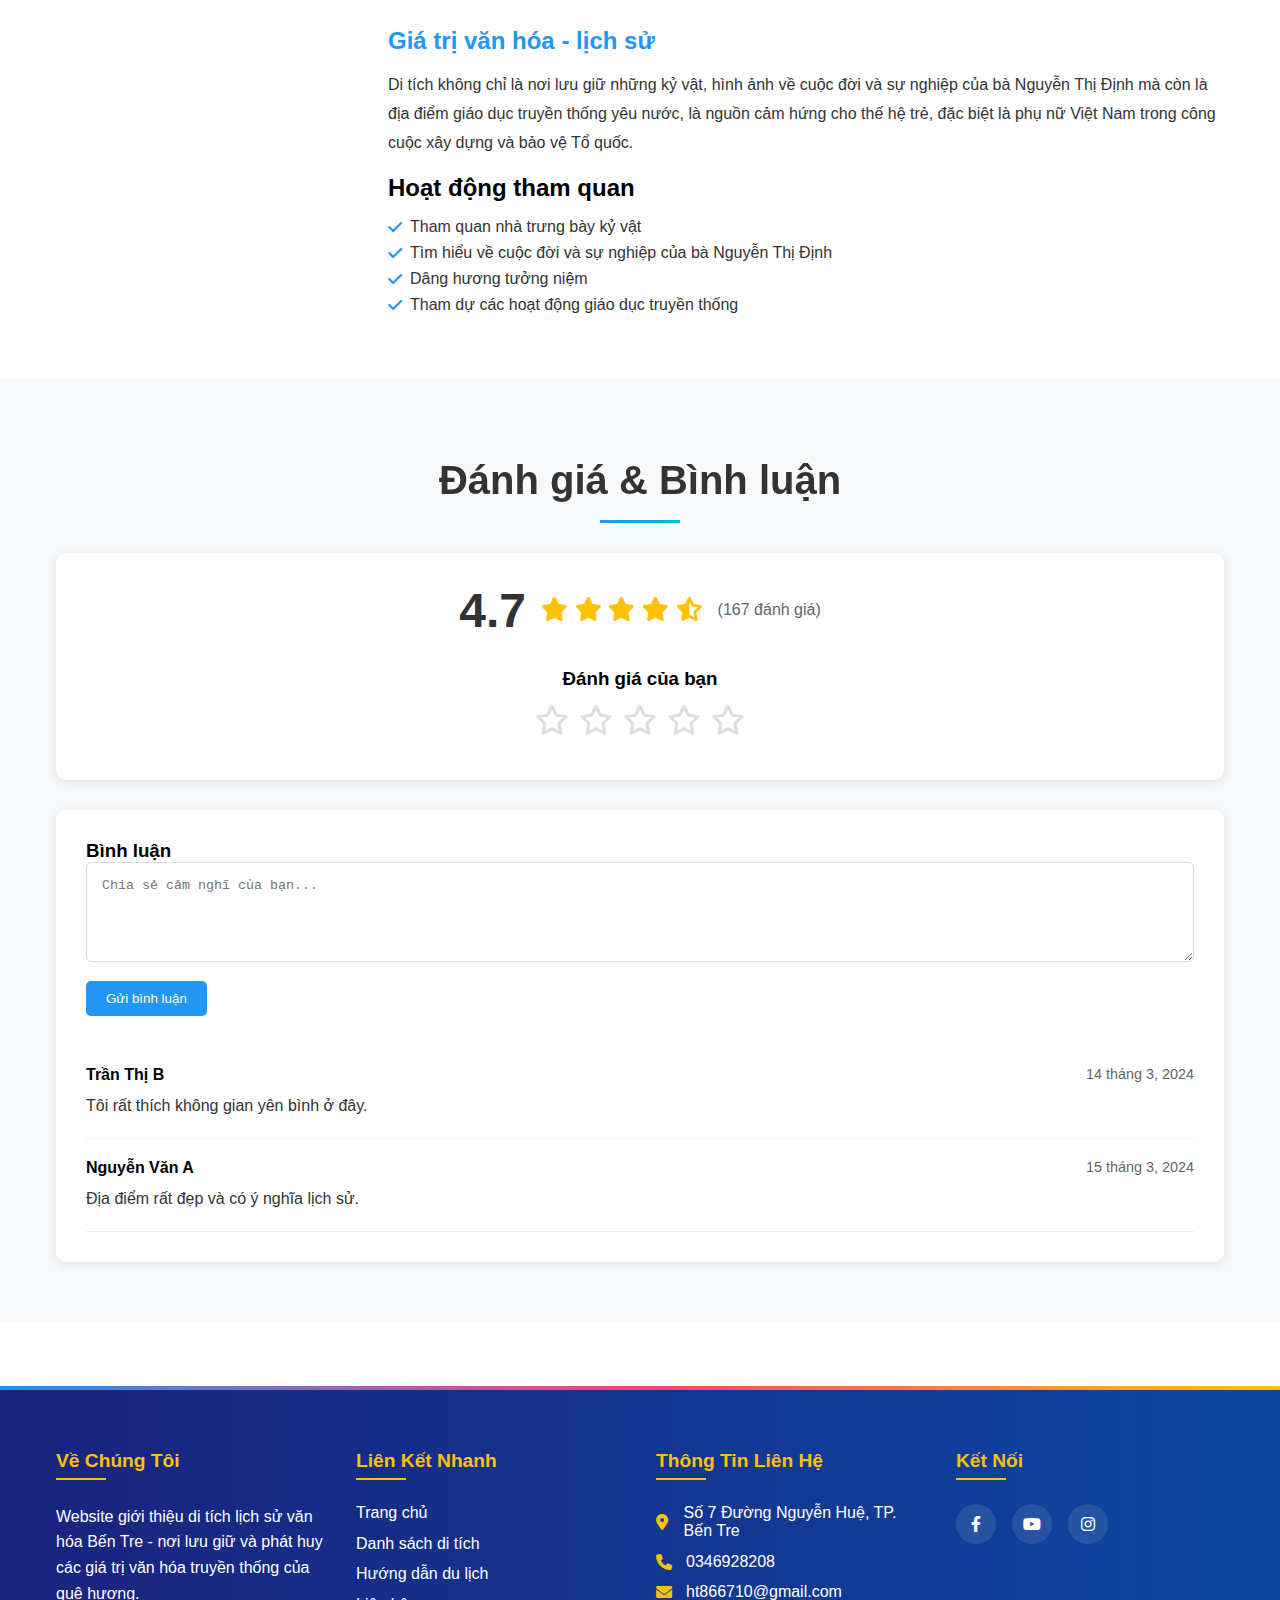
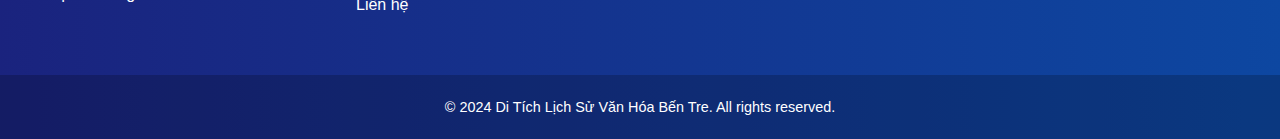
<file: di-tich/nguyen-thi-dinh.html>
<!DOCTYPE html>
<html lang="vi">

<head>
    <meta charset="UTF-8">
    <meta name="viewport" content="width=device-width, initial-scale=1.0">
    <link rel="shortcut icon" href="../img/logo.png" type="image/x-icon">
    <link rel="stylesheet" href="../css/style.css">
    <link rel="stylesheet" href="https://cdnjs.cloudflare.com/ajax/libs/font-awesome/6.0.0/css/all.min.css">
    <title>Khu Lưu Niệm Nguyễn Thị Định - Di Tích Lịch Sử Bến Tre</title>
</head>

<body>
    <header>
        <div class="header-container">
            <button class="menu-toggle" aria-label="Toggle menu">
                <i class="fas fa-bars"></i>
            </button>
            <div class="logo">
                <a href="../index.html">
                    <img src="../img/logo.png" alt="Logo Bến Tre">
                </a>
            </div>
            <nav class="main-nav">
                <ul>
                    <li><a href="../index.html">Trang chủ</a></li>
                    <li><a href="../danh-sach-di-tich.html">Danh sách di tích</a></li>
                    <li><a href="../huong-dan-du-lich.html">Hướng dẫn du lịch</a></li>
                    <li><a href="../lien-he.html">Liên hệ</a></li>
                </ul>
            </nav>
        </div>
    </header>

    <main>
        <section class="heritage-detail-hero" style="background-image: url('../img/img5.jpeg');">
            <div class="hero-overlay"></div>
            <div class="hero-content">
                <h1>Khu Lưu Niệm Nguyễn Thị Định</h1>
                <div class="heritage-meta">
                    <span><i class="fas fa-map-marker-alt"></i> Xã Lương Hòa, Giồng Trôm, Bến Tre</span>
                    <span><i class="fas fa-award"></i> Di tích cấp Quốc gia</span>
                </div>
                <div class="share-buttons">
                    <button onclick="shareOnFacebook()" class="share-btn facebook">
                        <i class="fab fa-facebook-f"></i> Chia sẻ
                    </button>
                    <button onclick="copyPageUrl()" class="share-btn copy-link">
                        <i class="fas fa-link"></i> Copy Link
                    </button>
                </div>
            </div>
        </section>

        <section class="heritage-detail-content">
            <div class="container">
                <div class="content-wrapper">
                    <aside class="sidebar">
                        <div class="quick-info">
                            <h3>Thông tin cơ bản</h3>
                            <ul>
                                <li><i class="fas fa-calendar-alt"></i> Năm công nhận: 1996</li>
                                <li><i class="fas fa-clock"></i> Giờ mở cửa: 7:00 - 17:00</li>
                                <li><i class="fas fa-ticket-alt"></i> Giá vé: Miễn phí</li>
                                <li><i class="fas fa-phone"></i> Liên hệ: (0275) 3822 345</li>
                            </ul>
                        </div>
                        <div class="location-map">
                            <h3>Bản đồ</h3>
                            <iframe
                                src="https://www.google.com/maps/embed?pb=!1m18!1m12!1m3!1d15726.991753813558!2d106.37500767536011!3d10.14033355656133!2m3!1f0!2f0!3f0!3m2!1i1024!2i768!4f13.1!3m3!1m2!1s0x31a0b1da434f5a5f%3A0x8f0dd42c5f8f1ba9!2zTMawxqFuZyBIb8OgLCBHaeG7k25nIFRyw7RtLCBC4bq_biBUcmUsIFZp4buHdCBOYW0!5e0!3m2!1svi!2s!4v1709799171099!5m2!1svi!2s"
                                width="100%" height="250" style="border:0;" allowfullscreen="" loading="lazy"
                                referrerpolicy="no-referrer-when-downgrade">
                            </iframe>
                        </div>
                    </aside>

                    <article class="main-content">
                        <div class="heritage-gallery">
                            <iframe width="100%" height="515"
                                src="https://www.youtube.com/embed/80_7VkjC1NU?si=Bz2gtgvqi1AFqrut"
                                title="YouTube video player" frameborder="0"
                                allow="accelerometer; autoplay; clipboard-write; encrypted-media; gyroscope; picture-in-picture; web-share"
                                referrerpolicy="strict-origin-when-cross-origin" allowfullscreen>
                            </iframe>
                        </div>

                        <div class="heritage-description">
                            <h2>Giới thiệu</h2>
                            <p>Khu lưu niệm Nguyễn Thị Định là công trình văn hóa được xây dựng để tưởng nhớ và tôn vinh
                                công lao của nữ tướng Nguyễn Thị Định - người con ưu tú của quê hương Bến Tre, người phụ
                                nữ đầu tiên được phong quân hàm Thiếu tướng của Quân đội Nhân dân Việt Nam.</p>

                            <h2>Lịch sử hình thành</h2>
                            <p>Khu lưu niệm được xây dựng tại nơi bà Nguyễn Thị Định sinh ra và lớn lên, tại xã Lương
                                Hòa,
                                huyện Giồng Trôm. Công trình được khởi công xây dựng và hoàn thành vào năm 1996, đánh
                                dấu
                                sự tri ân sâu sắc của nhân dân đối với người nữ tướng tài ba.</p>

                            <h2>Kiến trúc</h2>
                            <p>Khu lưu niệm được thiết kế theo kiến trúc hiện đại, bao gồm nhiều hạng mục công trình
                                như:
                                nhà trưng bày, khu tưởng niệm, vườn cây kỷ niệm. Không gian được bố trí hài hòa, trang
                                nghiêm, thể hiện sự tôn kính đối với bà.</p>

                            <h2>Giá trị văn hóa - lịch sử</h2>
                            <p>Di tích không chỉ là nơi lưu giữ những kỷ vật, hình ảnh về cuộc đời và sự nghiệp của bà
                                Nguyễn Thị Định mà còn là địa điểm giáo dục truyền thống yêu nước, là nguồn cảm hứng cho
                                thế hệ trẻ, đặc biệt là phụ nữ Việt Nam trong công cuộc xây dựng và bảo vệ Tổ quốc.</p>
                        </div>

                        <div class="heritage-activities">
                            <h2>Hoạt động tham quan</h2>
                            <ul class="activities-list">
                                <li><i class="fas fa-check"></i> Tham quan nhà trưng bày kỷ vật</li>
                                <li><i class="fas fa-check"></i> Tìm hiểu về cuộc đời và sự nghiệp của bà Nguyễn Thị
                                    Định</li>
                                <li><i class="fas fa-check"></i> Dâng hương tưởng niệm</li>
                                <li><i class="fas fa-check"></i> Tham dự các hoạt động giáo dục truyền thống</li>
                            </ul>
                        </div>
                    </article>
                </div>
            </div>
        </section>

        <section class="reviews-section">
            <div class="container">
                <h2 class="section-title">Đánh giá & Bình luận</h2>

                <!-- Phần đánh giá -->
                <div class="rating-container">
                    <div class="rating-summary">
                        <div class="average-rating">
                            <span class="rating-number">4.7</span>
                            <div class="stars">
                                <i class="fas fa-star"></i>
                                <i class="fas fa-star"></i>
                                <i class="fas fa-star"></i>
                                <i class="fas fa-star"></i>
                                <i class="fas fa-star-half-alt"></i>
                            </div>
                            <span class="rating-count">(167 đánh giá)</span>
                        </div>
                    </div>

                    <div class="add-rating">
                        <h3>Đánh giá của bạn</h3>
                        <div class="star-rating">
                            <i class="far fa-star" data-rating="1"></i>
                            <i class="far fa-star" data-rating="2"></i>
                            <i class="far fa-star" data-rating="3"></i>
                            <i class="far fa-star" data-rating="4"></i>
                            <i class="far fa-star" data-rating="5"></i>
                        </div>
                    </div>
                </div>

                <!-- Phần bình luận -->
                <div class="comments-container">
                    <h3>Bình luận</h3>
                    <form id="comment-form" class="comment-form">
                        <textarea placeholder="Chia sẻ cảm nghĩ của bạn..." required></textarea>
                        <button type="submit" class="btn-submit">Gửi bình luận</button>
                    </form>

                    <div class="comments-list">
                        <!-- Comments will be loaded dynamically -->
                    </div>
                </div>
            </div>
        </section>
    </main>

    <footer class="footer">
        <div class="footer-content container">
            <div class="footer-section">
                <h3>Về Chúng Tôi</h3>
                <p>Website giới thiệu di tích lịch sử văn hóa Bến Tre - nơi lưu giữ và phát huy các giá trị văn hóa
                    truyền thống của quê hương.</p>
            </div>
            <div class="footer-section">
                <h3>Liên Kết Nhanh</h3>
                <ul>
                    <li><a href="../index.html">Trang chủ</a></li>
                    <li><a href="../danh-sach-di-tich.html">Danh sách di tích</a></li>
                    <li><a href="../huong-dan-du-lich.html">Hướng dẫn du lịch</a></li>
                    <li><a href="../lien-he.html">Liên hệ</a></li>
                </ul>
            </div>
            <div class="footer-section">
                <h3>Thông Tin Liên Hệ</h3>
                <ul class="contact-info">
                    <li><i class="fas fa-map-marker-alt"></i> Số 7 Đường Nguyễn Huệ, TP. Bến Tre</li>
                    <li><i class="fas fa-phone"></i> 0346928208</li>
                    <li><i class="fas fa-envelope"></i> ht866710@gmail.com</li>
                </ul>
            </div>
            <div class="footer-section">
                <h3>Kết Nối</h3>
                <div class="social-links">
                    <a href="https://www.facebook.com/share/1CJdWMsvn9/?mibextid=qi2Omg" class="social-link"><i
                            class="fab fa-facebook-f"></i></a>
                    <a href="https://www.youtube.com/@huynhtrann" class="social-link"><i class="fab fa-youtube"></i></a>
                    <a href="https://www.instagram.com/hhtaanrt?igsh=MTF2djBkMGU5bHhrZA==&utm_source=ig_contact_invite"
                        class="social-link"><i class="fab fa-instagram"></i></a>
                </div>
            </div>
        </div>
        <div class="footer-bottom">
            <div class="container">
                <p>&copy; 2024 Di Tích Lịch Sử Văn Hóa Bến Tre. All rights reserved.</p>
            </div>
        </div>
    </footer>
    <script src="../js/main.js"></script>
</body>

</html>
</file>
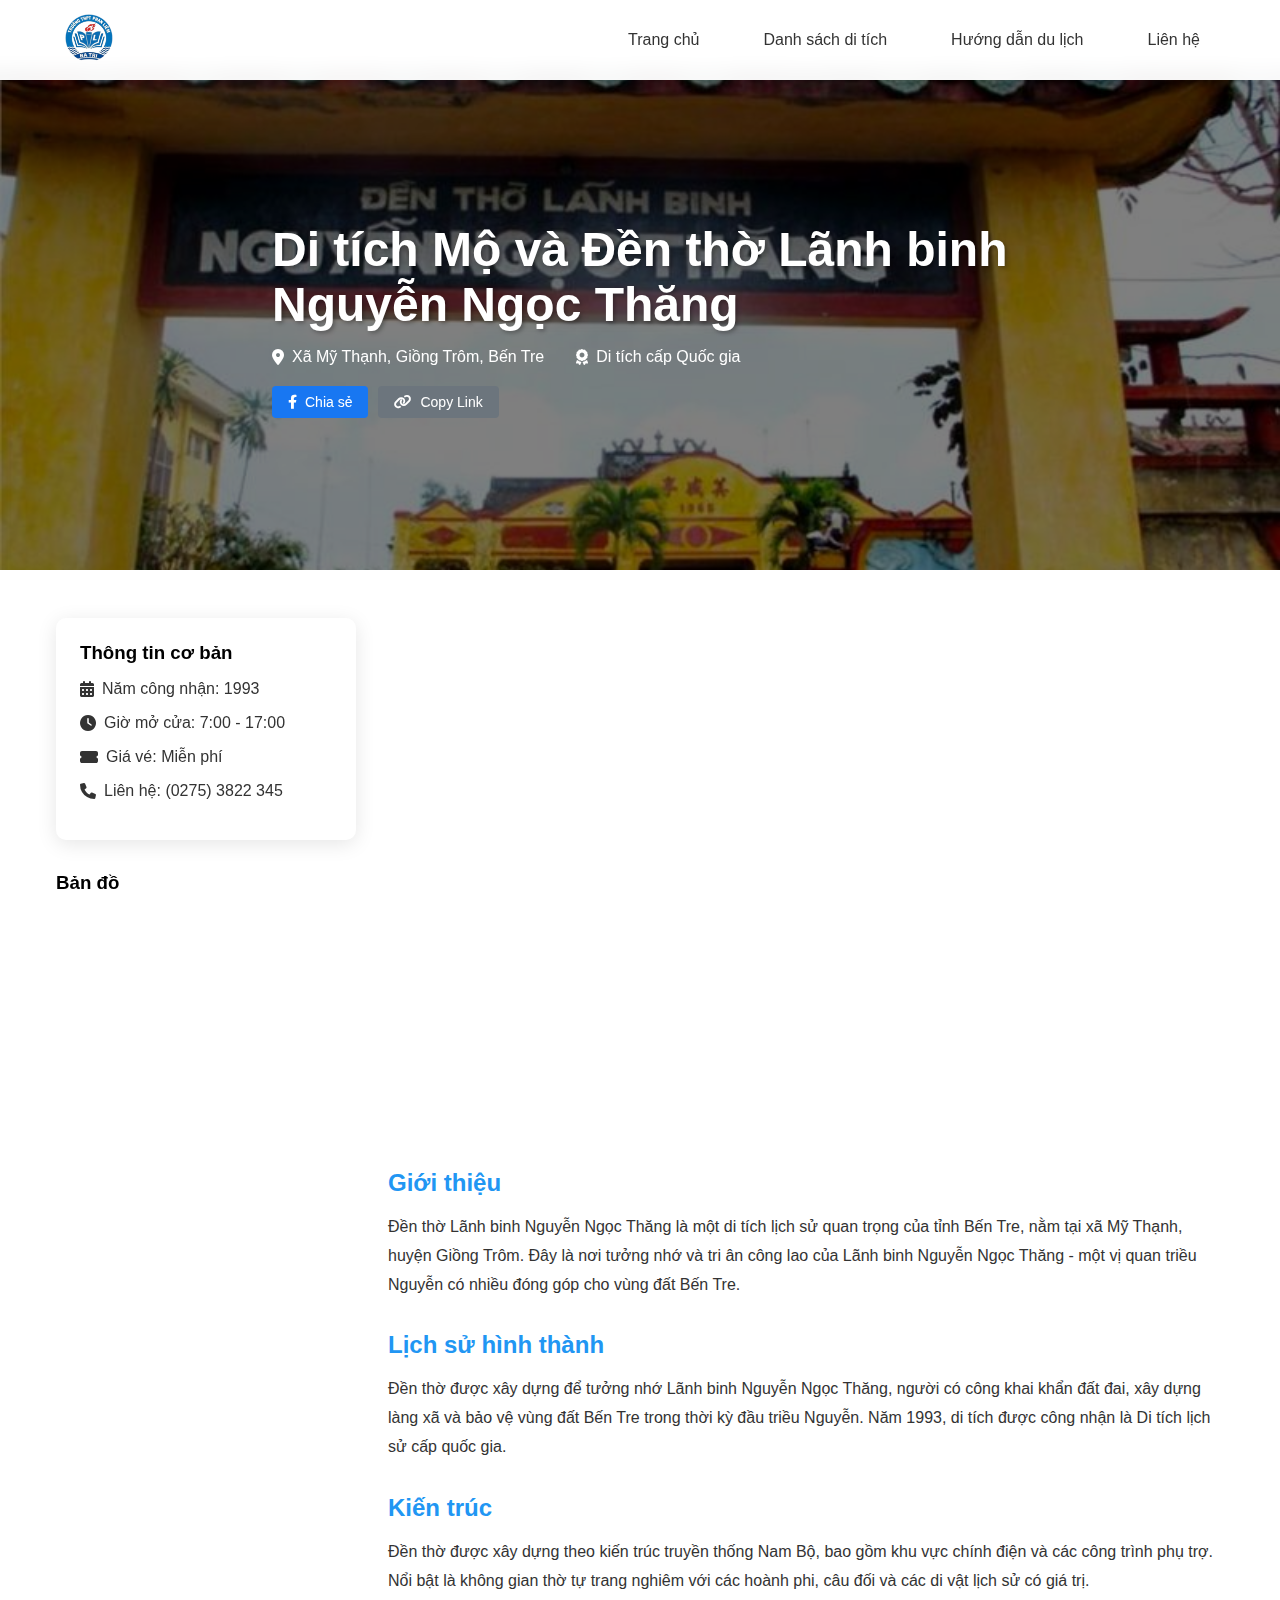
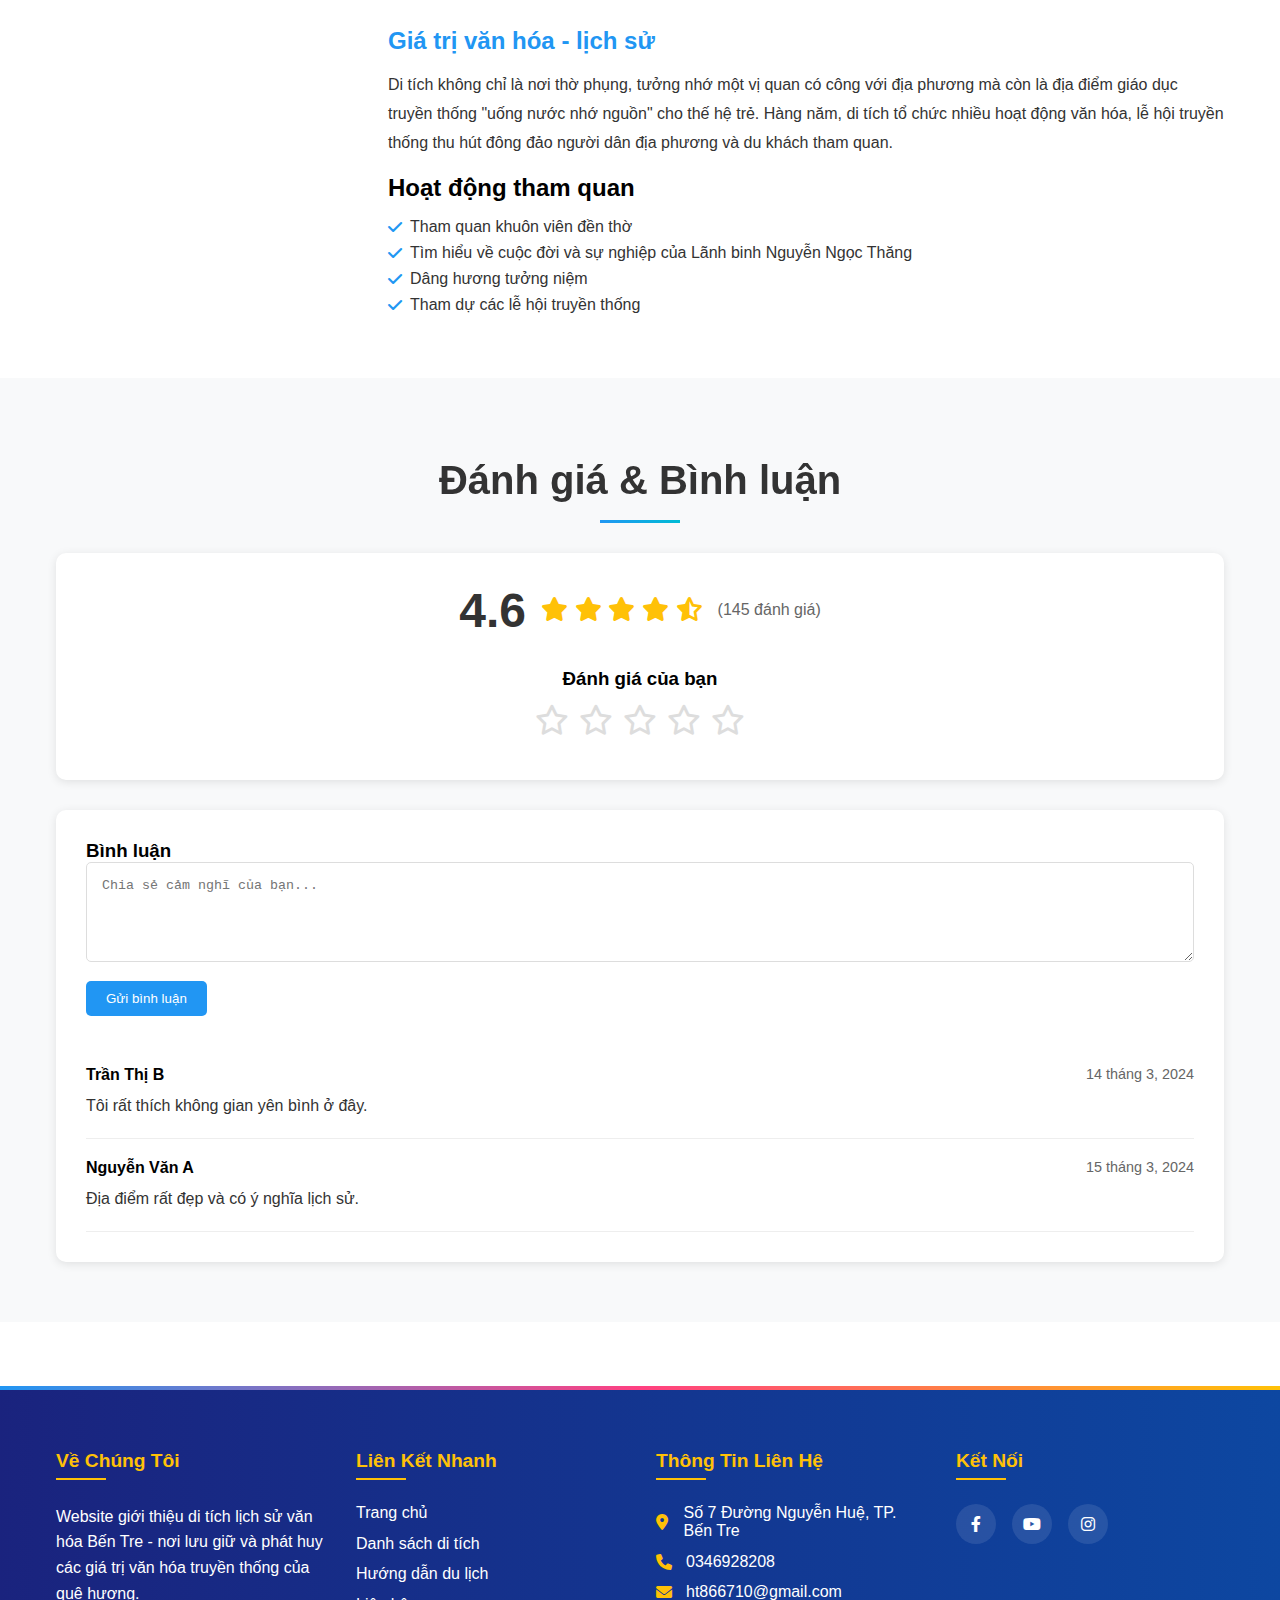
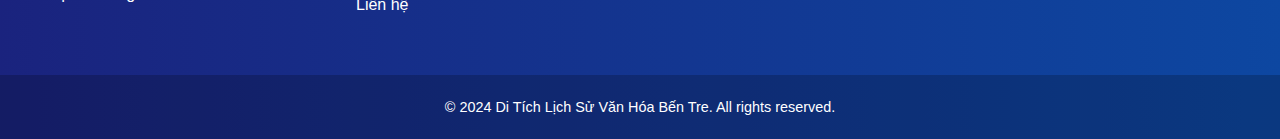
<file: di-tich/nn-thang.html>
<!DOCTYPE html>
<html lang="vi">

<head>
    <meta charset="UTF-8">
    <meta name="viewport" content="width=device-width, initial-scale=1.0">
    <link rel="shortcut icon" href="../img/logo.png" type="image/x-icon">
    <link rel="stylesheet" href="../css/style.css">
    <link rel="stylesheet" href="https://cdnjs.cloudflare.com/ajax/libs/font-awesome/6.0.0/css/all.min.css">
    <title>Đền Thờ Lãnh Binh Nguyễn Ngọc Thăng - Di Tích Lịch Sử Bến Tre</title>
</head>

<body>
    <header>
        <div class="header-container">
            <button class="menu-toggle" aria-label="Toggle menu">
                <i class="fas fa-bars"></i>
            </button>
            <div class="logo">
                <a href="../index.html">
                    <img src="../img/logo.png" alt="Logo Bến Tre">
                </a>
            </div>
            <nav class="main-nav">
                <ul>
                    <li><a href="../index.html">Trang chủ</a></li>
                    <li><a href="../danh-sach-di-tich.html">Danh sách di tích</a></li>
                    <li><a href="../huong-dan-du-lich.html">Hướng dẫn du lịch</a></li>
                    <li><a href="../lien-he.html">Liên hệ</a></li>
                </ul>
            </nav>
        </div>
    </header>

    <main>
        <section class="heritage-detail-hero" style="background-image: url('../img/nnthang.jpeg');">
            <div class="hero-overlay"></div>
            <div class="hero-content">
                <h1>Di tích Mộ và Đền thờ Lãnh binh Nguyễn Ngọc Thăng</h1>
                <div class="heritage-meta">
                    <span><i class="fas fa-map-marker-alt"></i> Xã Mỹ Thạnh, Giồng Trôm, Bến Tre</span>
                    <span><i class="fas fa-award"></i> Di tích cấp Quốc gia</span>
                </div>
                <div class="share-buttons">
                    <button onclick="shareOnFacebook()" class="share-btn facebook">
                        <i class="fab fa-facebook-f"></i> Chia sẻ
                    </button>
                    <button onclick="copyPageUrl()" class="share-btn copy-link">
                        <i class="fas fa-link"></i> Copy Link
                    </button>
                </div>
            </div>
        </section>

        <section class="heritage-detail-content">
            <div class="container">
                <div class="content-wrapper">
                    <aside class="sidebar">
                        <div class="quick-info">
                            <h3>Thông tin cơ bản</h3>
                            <ul>
                                <li><i class="fas fa-calendar-alt"></i> Năm công nhận: 1993</li>
                                <li><i class="fas fa-clock"></i> Giờ mở cửa: 7:00 - 17:00</li>
                                <li><i class="fas fa-ticket-alt"></i> Giá vé: Miễn phí</li>
                                <li><i class="fas fa-phone"></i> Liên hệ: (0275) 3822 345</li>
                            </ul>
                        </div>
                        <div class="location-map">
                            <h3>Bản đồ</h3>
                            <iframe
                                src="https://www.google.com/maps/embed?pb=!1m18!1m12!1m3!1d15726.991753813558!2d106.37500767536011!3d10.14033355656133!2m3!1f0!2f0!3f0!3m2!1i1024!2i768!4f13.1!3m3!1m2!1s0x31a0b1da434f5a5f%3A0x8f0dd42c5f8f1ba9!2zTXkgVGjhuqFuaCwgR2nhu5NuZyBUcsO0bSwgQmXMgW4gVHJlLCBWaeG7h3QgTmFt!5e0!3m2!1svi!2s!4v1709799171099!5m2!1svi!2s"
                                width="100%" height="250" style="border:0;" allowfullscreen="" loading="lazy"
                                referrerpolicy="no-referrer-when-downgrade">
                            </iframe>
                        </div>
                    </aside>

                    <article class="main-content">
                        <div class="heritage-gallery">
                            <iframe width="100%" height="515"
                                src="https://www.youtube.com/embed/nEF7Js3WmUU?si=sYrHZXgczN8gg-sG"
                                title="YouTube video player" frameborder="0"
                                allow="accelerometer; autoplay; clipboard-write; encrypted-media; gyroscope; picture-in-picture; web-share"
                                referrerpolicy="strict-origin-when-cross-origin" allowfullscreen>
                            </iframe>
                        </div>

                        <div class="heritage-description">
                            <h2>Giới thiệu</h2>
                            <p>Đền thờ Lãnh binh Nguyễn Ngọc Thăng là một di tích lịch sử quan trọng của tỉnh Bến Tre,
                                nằm tại xã Mỹ Thạnh, huyện Giồng Trôm. Đây là nơi tưởng nhớ và tri ân công lao của
                                Lãnh binh Nguyễn Ngọc Thăng - một vị quan triều Nguyễn có nhiều đóng góp cho vùng đất
                                Bến Tre.</p>

                            <h2>Lịch sử hình thành</h2>
                            <p>Đền thờ được xây dựng để tưởng nhớ Lãnh binh Nguyễn Ngọc Thăng, người có công khai khẩn
                                đất đai, xây dựng làng xã và bảo vệ vùng đất Bến Tre trong thời kỳ đầu triều Nguyễn.
                                Năm 1993, di tích được công nhận là Di tích lịch sử cấp quốc gia.</p>

                            <h2>Kiến trúc</h2>
                            <p>Đền thờ được xây dựng theo kiến trúc truyền thống Nam Bộ, bao gồm khu vực chính điện và
                                các công trình phụ trợ. Nổi bật là không gian thờ tự trang nghiêm với các hoành phi,
                                câu đối và các di vật lịch sử có giá trị.</p>

                            <h2>Giá trị văn hóa - lịch sử</h2>
                            <p>Di tích không chỉ là nơi thờ phụng, tưởng nhớ một vị quan có công với địa phương mà còn
                                là địa điểm giáo dục truyền thống "uống nước nhớ nguồn" cho thế hệ trẻ. Hàng năm,
                                di tích tổ chức nhiều hoạt động văn hóa, lễ hội truyền thống thu hút đông đảo người dân
                                địa phương và du khách tham quan.</p>
                        </div>

                        <div class="heritage-activities">
                            <h2>Hoạt động tham quan</h2>
                            <ul class="activities-list">
                                <li><i class="fas fa-check"></i> Tham quan khuôn viên đền thờ</li>
                                <li><i class="fas fa-check"></i> Tìm hiểu về cuộc đời và sự nghiệp của Lãnh binh Nguyễn
                                    Ngọc Thăng</li>
                                <li><i class="fas fa-check"></i> Dâng hương tưởng niệm</li>
                                <li><i class="fas fa-check"></i> Tham dự các lễ hội truyền thống</li>
                            </ul>
                        </div>
                    </article>
                </div>
            </div>
        </section>

        <section class="reviews-section">
            <div class="container">
                <h2 class="section-title">Đánh giá & Bình luận</h2>

                <!-- Phần đánh giá -->
                <div class="rating-container">
                    <div class="rating-summary">
                        <div class="average-rating">
                            <span class="rating-number">4.6</span>
                            <div class="stars">
                                <i class="fas fa-star"></i>
                                <i class="fas fa-star"></i>
                                <i class="fas fa-star"></i>
                                <i class="fas fa-star"></i>
                                <i class="fas fa-star-half-alt"></i>
                            </div>
                            <span class="rating-count">(145 đánh giá)</span>
                        </div>
                    </div>

                    <div class="add-rating">
                        <h3>Đánh giá của bạn</h3>
                        <div class="star-rating">
                            <i class="far fa-star" data-rating="1"></i>
                            <i class="far fa-star" data-rating="2"></i>
                            <i class="far fa-star" data-rating="3"></i>
                            <i class="far fa-star" data-rating="4"></i>
                            <i class="far fa-star" data-rating="5"></i>
                        </div>
                    </div>
                </div>

                <!-- Phần bình luận -->
                <div class="comments-container">
                    <h3>Bình luận</h3>
                    <form id="comment-form" class="comment-form">
                        <textarea placeholder="Chia sẻ cảm nghĩ của bạn..." required></textarea>
                        <button type="submit" class="btn-submit">Gửi bình luận</button>
                    </form>

                    <div class="comments-list">
                        <!-- Comments will be loaded dynamically -->
                    </div>
                </div>
            </div>
        </section>
    </main>

    <footer class="footer">
        <div class="footer-content container">
            <div class="footer-section">
                <h3>Về Chúng Tôi</h3>
                <p>Website giới thiệu di tích lịch sử văn hóa Bến Tre - nơi lưu giữ và phát huy các giá trị văn hóa
                    truyền thống của quê hương.</p>
            </div>
            <div class="footer-section">
                <h3>Liên Kết Nhanh</h3>
                <ul>
                    <li><a href="../index.html">Trang chủ</a></li>
                    <li><a href="../danh-sach-di-tich.html">Danh sách di tích</a></li>
                    <li><a href="../huong-dan-du-lich.html">Hướng dẫn du lịch</a></li>
                    <li><a href="../lien-he.html">Liên hệ</a></li>
                </ul>
            </div>
            <div class="footer-section">
                <h3>Thông Tin Liên Hệ</h3>
                <ul class="contact-info">
                    <li><i class="fas fa-map-marker-alt"></i> Số 7 Đường Nguyễn Huệ, TP. Bến Tre</li>
                    <li><i class="fas fa-phone"></i> 0346928208</li>
                    <li><i class="fas fa-envelope"></i> ht866710@gmail.com</li>
                </ul>
            </div>
            <div class="footer-section">
                <h3>Kết Nối</h3>
                <div class="social-links">
                    <a href="https://www.facebook.com/share/1CJdWMsvn9/?mibextid=qi2Omg" class="social-link"><i
                            class="fab fa-facebook-f"></i></a>
                    <a href="https://www.youtube.com/@huynhtrann" class="social-link"><i class="fab fa-youtube"></i></a>
                    <a href="https://www.instagram.com/hhtaanrt?igsh=MTF2djBkMGU5bHhrZA==&utm_source=ig_contact_invite"
                        class="social-link"><i class="fab fa-instagram"></i></a>
                </div>
            </div>
        </div>
        <div class="footer-bottom">
            <div class="container">
                <p>&copy; 2024 Di Tích Lịch Sử Văn Hóa Bến Tre. All rights reserved.</p>
            </div>
        </div>
    </footer>
    <script src="../js/main.js"></script>
</body>

</html>
</file>
<file: css/style.css>
* {
    margin: 0;
    padding: 0;
    box-sizing: border-box;
}

body {
    font-family: 'Arial', sans-serif;
}
html {
    scroll-behavior: smooth;
  }
  
/* Enhanced Color Variables */
:root {
    --primary-color: #2196F3;
    --secondary-color: #FF4081;
    --accent-color: #FFC107;
    --text-dark: #333;
    --text-light: #666;
    --bg-light: #f8f9fa;
    --white: #ffffff;
}

/* Enhanced Header Styles */
header {
    background: rgba(255, 255, 255, 0.95);
    backdrop-filter: blur(10px);
    box-shadow: 0 2px 20px rgba(0, 0, 0, 0.1);
    position: fixed;
    width: 100%;
    top: 0;
    z-index: 1000;
}

.header-container {
    max-width: 1200px;
    margin: 0 auto;
    padding: 0.8rem 1.5rem;
    display: flex;
    justify-content: space-between;
    align-items: center;
    transition: all 0.3s ease;
}

.logo {
    z-index: 1001;
}

.logo img {
    height: 50px;
    width: auto;
    transition: height 0.3s ease;
}

.main-nav {
    transition: all 0.3s ease;
    display: block;
}

.main-nav ul {
    display: flex;
    list-style: none;
    gap: 2rem;
    margin: 0;
    padding: 0;
    transition: all 0.3s ease;
}

.main-nav a {
    text-decoration: none;
    color: #333;
    font-weight: 500;
    padding: 0.5rem 1rem;
    transition: all 0.3s ease;
    position: relative;
}

.main-nav a::after {
    content: '';
    position: absolute;
    bottom: 0;
    left: 50%;
    width: 0;
    height: 2px;
    background: var(--primary-color);
    transition: all 0.3s ease;
}

.main-nav a:hover::after,
.main-nav a.active::after {
    width: 100%;
    left: 0;
}

/* Enhanced Hero Section */
.hero {
    position: relative;
    overflow: hidden;
    height: 100vh;
    background: url('../img/img1.jpeg');
    background-size: cover;
    background-attachment: fixed;
    display: flex;
    align-items: center;
    justify-content: center;

    text-align: center;
    padding-top: 70px;
}

.hero::before {
    content: '';
    position: absolute;
    top: 0;
    left: 0;
    right: 0;
    bottom: 0;
    background: rgba(0, 0, 0, 0.2);
    animation: pulse 2s infinite;
}

.hero-content {
    color: white;
    max-width: 800px;
    padding: 2rem;
    z-index: 1;
}

.hero-content h1 {
    font-size: 3rem;
    margin-bottom: 1rem;
    animation: slideInDown 1.2s ease;
    text-shadow: 2px 2px 4px rgba(0, 0, 0, 0.3);
}

.hero-content p {
    font-size: 1.2rem;
    animation: slideInUp 1.2s ease;
    text-shadow: 1px 1px 2px rgba(0, 0, 0, 0.3);
}

/* Enhanced Site Cards */
.site-card {
    position: relative;
    overflow: hidden;
    background: white;
    border-radius: 10px;
    transition: all 0.4s ease;
}

.site-card:hover {
    transform: translateY(-10px) scale(1.02);
    box-shadow: 0 15px 30px rgba(0, 0, 0, 0.15);
}

.site-card img {
    width: 100%;
    height: 200px;
    object-fit: cover;
    transition: all 0.5s ease;
}

.site-card:hover img {
    transform: scale(1.1);
}

.site-content {
    position: relative;
    padding: 1.5rem;
    background: linear-gradient(to bottom, 
        rgba(255,255,255,0.95), 
        rgba(255,255,255,1));
}

.site-content h3 {
    color: #333;
    margin-bottom: 1rem;
}

.site-content p {
    color: #666;
    line-height: 1.6;
}

/* Enhanced Value Items */
.value-item {
    position: relative;
    background: var(--white);
    border-radius: 15px;
    box-shadow: 0 5px 15px rgba(0, 0, 0, 0.05);
    transition: all 0.4s ease;
    overflow: hidden;
    text-align: center;
    padding: 2rem;
}

.value-item:hover {
    transform: translateY(-5px);
    box-shadow: 0 10px 25px rgba(0, 0, 0, 0.1);
}

.value-item i {
    font-size: 3rem;
    color: #007bff;
    margin-bottom: 1rem;
    background: linear-gradient(135deg, var(--primary-color), var(--secondary-color));
    -webkit-background-clip: text;
    -webkit-text-fill-color: transparent;
    transition: all 0.3s ease;
}

.value-item:hover i {
    transform: scale(1.1) rotate(5deg);
}

.value-item h3 {
    color: #333;
    margin-bottom: 1rem;
}

.value-item p {
    color: #666;
    line-height: 1.6;
}

/* Why Visit Section */
.why-visit {
    padding: 5rem 0;
    background: #f8f9fa;
}

.values-grid {
    display: grid;
    grid-template-columns: repeat(auto-fit, minmax(250px, 1fr));
    gap: 2rem;
    margin-top: 3rem;
}

/* New Animations */
@keyframes slideInDown {
    from {
        opacity: 0;
        transform: translateY(-100px);
    }
    to {
        opacity: 1;
        transform: translateY(0);
    }
}

@keyframes slideInUp {
    from {
        opacity: 0;
        transform: translateY(100px);
    }
    to {
        opacity: 1;
        transform: translateY(0);
    }
}

@keyframes pulse {
    0% {
        opacity: 0.6;
    }
    50% {
        opacity: 0.8;
    }
    100% {
        opacity: 0.6;
    }
}

/* Scroll Animation */
.scroll-btn {
    position: relative;
    overflow: hidden;
    background: linear-gradient(45deg, var(--primary-color), var(--secondary-color));
    border: none;
    z-index: 1;
    display: inline-block;
    color: white;
    padding: 1rem 2rem;
    border-radius: 30px;
    text-decoration: none;
    margin-top: 2rem;
    transition: background 0.3s ease;
}

.scroll-btn::before {
    content: '';
    position: absolute;
    top: 0;
    left: -100%;
    width: 100%;
    height: 100%;
    background: linear-gradient(45deg, var(--secondary-color), var(--primary-color));
    transition: all 0.5s ease;
    z-index: -1;
}

.scroll-btn:hover::before {
    left: 0;
}

.scroll-btn:hover {
    background: #0056b3;
}

/* Overview Section */
.overview {
    padding: 5rem 0;
    background: #f8f9fa;
}

.container {
    max-width: 1200px;
    margin: 0 auto;
    padding: 0 1rem;
}

.section-title {
    text-align: center;
    font-size: 2.5rem;
    margin-bottom: 2rem;
    color: #333;
    padding-top: 20px;
}


.intro-text {
    text-align: center;
    font-size: 1.2rem;
    line-height: 1.8;
    max-width: 800px;
    margin: 0 auto;
    color: #666;
}

/* Featured Sites */
.featured-sites {
    padding: 5rem 0;
}

.sites-grid {
    display: grid;
    grid-template-columns: repeat(auto-fit, minmax(300px, 1fr));
    gap: 2rem;
    margin-top: 3rem;
}

/* Section Transitions */
.overview, .featured-sites, .why-visit {
    opacity: 0;
    transform: translateY(20px);
    transition: all 0.8s ease;
}

.overview.visible, .featured-sites.visible, .why-visit.visible {
    opacity: 1;
    transform: translateY(0);
}

/* Responsive Design */
@media (max-width: 768px) {
    .section-title {
        font-size: 2rem;
    }
    
    .sites-grid {
        grid-template-columns: 1fr;
    }
    
    .values-grid {
        grid-template-columns: 1fr;
    }
}

/* Footer Styles */
.footer {
    background: linear-gradient(to right, #1a237e, #0d47a1);
    color: var(--white);
    padding-top: 4rem;
    margin-top: 4rem;
}

.footer-content {
    display: grid;
    grid-template-columns: repeat(auto-fit, minmax(250px, 1fr));
    gap: 2rem;
    padding-bottom: 3rem;
}

.footer-section h3 {
    color: var(--accent-color);
    margin-bottom: 1.5rem;
    font-size: 1.2rem;
    position: relative;
    padding-bottom: 0.5rem;
}

.footer-section h3::after {
    content: '';
    position: absolute;
    left: 0;
    bottom: 0;
    width: 50px;
    height: 2px;
    background: var(--accent-color);
}

.footer-section p {
    line-height: 1.6;
    margin-bottom: 1rem;
}

.footer-section ul {
    list-style: none;
}

.footer-section ul li {
    margin-bottom: 0.8rem;
}

.footer-section ul li a {
    color: var(--white);
    text-decoration: none;
    transition: all 0.3s ease;
}

.footer-section ul li a:hover {
    color: var(--accent-color);
    padding-left: 5px;
}

.contact-info li {
    display: flex;
    align-items: center;
    gap: 10px;
}

.contact-info li i {
    color: var(--accent-color);
    width: 20px;
}

.social-links {
    display: flex;
    gap: 1rem;
}

.social-link {
    display: flex;
    align-items: center;
    justify-content: center;
    width: 40px;
    height: 40px;
    border-radius: 50%;
    background: rgba(255, 255, 255, 0.1);
    color: var(--white);
    text-decoration: none;
    transition: all 0.3s ease;
}

.social-link:hover {
    background: var(--accent-color);
    transform: translateY(-3px);
}

.footer-bottom {
    background: rgba(0, 0, 0, 0.2);
    padding: 1.5rem 0;
    text-align: center;
}

.footer-bottom p {
    margin: 0;
    font-size: 0.9rem;
}

/* Responsive Footer */
@media (max-width: 768px) {
    .footer-content {
        grid-template-columns: 1fr;
        text-align: center;
    }

    .footer-section h3::after {
        left: 50%;
        transform: translateX(-50%);
    }

    .social-links {
        justify-content: center;
    }

    .contact-info li {
        justify-content: center;
    }
}

/* Animation for Footer */
.footer {
    position: relative;
    overflow: hidden;
}

.footer::before {
    content: '';
    position: absolute;
    top: 0;
    left: 0;
    right: 0;
    height: 4px;
    background: linear-gradient(to right, 
        var(--primary-color), 
        var(--secondary-color), 
        var(--accent-color));
    animation: rainbow 3s ease infinite;
}

@keyframes rainbow {
    0% {
        background-position: 0% 50%;
    }
    50% {
        background-position: 100% 50%;
    }
    100% {
        background-position: 0% 50%;
    }
}

/* Heritage Page Styles */
.page-hero {
    background: linear-gradient(rgba(0, 0, 0, 0.6), rgba(0, 0, 0, 0.6)), url('../img/img1.jpeg');
    background-size: cover;
    background-position: center;
    height: 400px;
    display: flex;
    align-items: center;
    justify-content: center;
    text-align: center;
    color: var(--white);
    margin-top: 80px;
}

.post-meta {
    font-size: 1.1rem;
    margin-top: 1rem;
    color: var(--accent-color);
}

.intro-section {
    padding: 3rem 0;
    background: var(--bg-light);
}

.lead-text {
    font-size: 1.2rem;
    line-height: 1.8;
    color: var(--text-dark);
    margin-bottom: 2rem;
}

.quick-nav {
    background: white;
    padding: 2rem;
    border-radius: 10px;
    box-shadow: 0 2px 15px rgba(0, 0, 0, 0.1);
}

.quick-nav ul {
    list-style: none;
    margin-top: 1rem;
}

.quick-nav li {
    margin-bottom: 0.8rem;
}

.quick-nav a {
    color: var(--primary-color);
    text-decoration: none;
    transition: all 0.3s ease;
}

.heritage-card {
    display: flex;
    background: white;
    border-radius: 10px;
    overflow: hidden;
    margin-bottom: 2rem;
    box-shadow: 0 2px 15px rgba(0, 0, 0, 0.1);
    transition: transform 0.3s ease;
}

.heritage-card:hover {
    transform: translateY(-5px);
}

.heritage-card img {
    width: 300px;
    height: 200px;
    object-fit: cover;
}

.heritage-info {
    padding: 1.5rem;
}

.heritage-info h4 {
    color: var(--text-dark);
    margin-bottom: 1rem;
}

.heritage-info p {
    color: var(--text-light);
}

/* Responsive Design */
@media (max-width: 768px) {
    .heritage-card {
        flex-direction: column;
    }
    
    .heritage-card img {
        width: 100%;
    }
}

/* Heritage Page Enhanced Styles */
.intro-card {
    background: white;
    border-radius: 15px;
    padding: 2rem;
    box-shadow: 0 4px 20px rgba(0, 0, 0, 0.1);
    margin-bottom: 2rem;
    position: relative;
    overflow: hidden;
}

.intro-icon {
    font-size: 2.5rem;
    color: var(--primary-color);
    margin-bottom: 1rem;
    text-align: center;
}

.stats-list {
    list-style: none;
    margin-top: 1rem;
}

.stats-list li {
    margin-bottom: 0.8rem;
    display: flex;
    align-items: center;
    gap: 0.5rem;
}

.stats-list i {
    color: var(--primary-color);
}

.district-header {
    background: linear-gradient(45deg, var(--primary-color), var(--secondary-color));
    color: white;
    padding: 1rem 2rem;
    border-radius: 10px;
    margin-bottom: 2rem;
}

.district-header h3 {
    margin: 0;
    display: flex;
    align-items: center;
    gap: 0.5rem;
}

.heritage-grid {
    display: grid;
    grid-template-columns: repeat(auto-fit, minmax(300px, 1fr));
    gap: 2rem;
    margin-bottom: 3rem;
}

.heritage-image {
    position: relative;
    overflow: hidden;
}

.heritage-overlay {
    position: absolute;
    top: 0;
    left: 0;
    right: 0;
    bottom: 0;
    background: rgba(0, 0, 0, 0.7);
    display: flex;
    align-items: center;
    justify-content: center;
    opacity: 0;
    transition: all 0.3s ease;
}

.heritage-card:hover .heritage-overlay {
    opacity: 1;
}

.view-more {
    color: white;
    text-decoration: none;
    padding: 0.8rem 1.5rem;
    border: 2px solid white;
    border-radius: 30px;
    transition: all 0.3s ease;
}

.view-more:hover {
    background: white;
    color: var(--primary-color);
}

.heritage-details {
    margin-top: 1rem;
    padding-top: 1rem;
    border-top: 1px solid #eee;
}

.heritage-details p {
    display: flex;
    align-items: center;
    gap: 0.5rem;
    margin-bottom: 0.5rem;
}

.heritage-details i {
    color: var(--primary-color);
    width: 20px;
}

/* Animation for heritage cards */
.heritage-card {
    animation: fadeInUp 0.8s ease;
    animation-fill-mode: both;
}

.heritage-card:nth-child(2) {
    animation-delay: 0.2s;
}

.heritage-card:nth-child(3) {
    animation-delay: 0.4s;
}

@keyframes fadeInUp {
    from {
        opacity: 0;
        transform: translateY(20px);
    }
    to {
        opacity: 1;
        transform: translateY(0);
    }
} 
.image-wrapper {
    display: flex;
    justify-content: center;
    margin-bottom: 20px;
}
.content-text {
    display: flex;
    flex-direction: column;
    align-items: center;
}

/* Enhanced Conclusion Section */
.conclusion-section {
    background: linear-gradient(135deg, var(--bg-light) 0%, #ffffff 100%);
    padding: 4rem 0;
}

.conclusion-wrapper {
    max-width: 900px;
    margin: 0 auto;
}

.conclusion-header {
    text-align: center;
    margin-bottom: 2rem;
}

.conclusion-icon {
    font-size: 3rem;
    color: var(--primary-color);
    margin-bottom: 1rem;
    display: inline-block;
    animation: float 3s ease-in-out infinite;
}

.conclusion-card {
    background: white;
    border-radius: 20px;
    padding: 2.5rem;
    box-shadow: 0 10px 30px rgba(0, 0, 0, 0.1);
    position: relative;
    overflow: hidden;
}

.conclusion-card::before {
    content: '';
    position: absolute;
    top: 0;
    left: 0;
    right: 0;
    height: 4px;
    background: linear-gradient(to right, var(--primary-color), var(--secondary-color));
}

.conclusion-text {
    color: var(--text-dark);
    line-height: 1.8;
    margin-bottom: 2rem;
}

.conclusion-text p {
    margin-bottom: 1rem;
    font-size: 1.1rem;
}

.conclusion-cta {
    display: flex;
    justify-content: center;
    gap: 1rem;
    margin-bottom: 2rem;
    flex-wrap: wrap;
}

.cta-button {
    display: inline-flex;
    align-items: center;
    gap: 0.5rem;
    padding: 1rem 2rem;
    border-radius: 50px;
    text-decoration: none;
    font-weight: 500;
    transition: all 0.3s ease;
    background: var(--primary-color);
    color: white;
}

.cta-button.secondary {
    background: var(--secondary-color);
}

.cta-button:hover {
    transform: translateY(-3px);
    box-shadow: 0 5px 15px rgba(0, 0, 0, 0.2);
}

.social-share {
    border-top: 1px solid #eee;
    padding-top: 2rem;
    text-align: center;
}

.social-share p {
    margin-bottom: 1rem;
    color: var(--text-light);
}

.share-buttons {
    margin-top: 20px;
    display: flex;
    gap: 10px;
}

.share-btn {
    padding: 8px 16px;
    border: none;
    border-radius: 4px;
    color: white;
    cursor: pointer;
    display: flex;
    align-items: center;
    gap: 8px;
    font-size: 14px;
    transition: opacity 0.3s;
}

.share-btn:hover {
    opacity: 0.9;
}

.share-btn.facebook {
    background-color: #1877f2;
}

.share-btn.twitter {
    background-color: #1da1f2;
}

.share-btn.copy-link {
    background-color: #6c757d;
}

/* Toast notification for copy link */
.toast {
    position: fixed;
    bottom: 20px;
    left: 50%;
    transform: translateX(-50%);
    background-color: #333;
    color: white;
    padding: 12px 24px;
    border-radius: 4px;
    display: none;
    z-index: 1000;
}

.toast.show {
    display: block;
    animation: fadeInOut 2s ease-in-out;
}

@keyframes fadeInOut {
    0% { opacity: 0; }
    20% { opacity: 1; }
    80% { opacity: 1; }
    100% { opacity: 0; }
}

/* Responsive Design for Conclusion */
@media (max-width: 768px) {
    .conclusion-card {
        padding: 1.5rem;
    }

    .conclusion-cta {
        flex-direction: column;
    }

    .cta-button {
        width: 100%;
        justify-content: center;
    }
}

/* Heritage Detail Page Styles */
.heritage-detail-hero {
    height: 500px;
    background-size: cover;
    background-position: center;
    position: relative;
    display: flex;
    align-items: center;
    justify-content: center;
    color: var(--white);
    margin-top: 70px;
}

.hero-overlay {
    position: absolute;
    top: 0;
    left: 0;
    right: 0;
    bottom: 0;
    background: rgba(0, 0, 0, 0.5);
}

.heritage-meta {
    display: flex;
    gap: 2rem;
    margin-top: 1rem;
}

.heritage-meta span {
    display: flex;
    align-items: center;
    gap: 0.5rem;
}

.content-wrapper {
    display: grid;
    grid-template-columns: 300px 1fr;
    gap: 2rem;
    margin: 3rem 0;
}

.sidebar {
    position: sticky;
    top: 100px;
    height: fit-content;
}

.quick-info {
    background: white;
    border-radius: 10px;
    padding: 1.5rem;
    box-shadow: 0 4px 20px rgba(0, 0, 0, 0.1);
    margin-bottom: 2rem;
}

.quick-info ul {
    list-style: none;
    margin-top: 1rem;
}

.quick-info li {
    display: flex;
    align-items: center;
    gap: 0.5rem;
    margin-bottom: 1rem;
    color: var(--text-dark);
}

.gallery-grid {
    display: grid;
    grid-template-columns: repeat(3, 1fr);
    gap: 1rem;
    margin-bottom: 2rem;
}

.gallery-grid img {
    width: 100%;
    height: 200px;
    object-fit: cover;
    border-radius: 10px;
    transition: transform 0.3s ease;
}

.gallery-grid img:hover {
    transform: scale(1.05);
}

.heritage-description h2 {
    color: var(--primary-color);
    margin: 2rem 0 1rem;
}

.heritage-description p {
    line-height: 1.8;
    color: var(--text-dark);
    margin-bottom: 1rem;
}

.activities-list {
    list-style: none;
    margin: 1rem 0;
}

.activities-list li {
    display: flex;
    align-items: center;
    gap: 0.5rem;
    margin-bottom: 0.5rem;
    color: var(--text-dark);
}

.activities-list i {
    color: var(--primary-color);
}

/* Responsive Design */
@media (max-width: 992px) {
    .content-wrapper {
        grid-template-columns: 1fr;
    }

    .sidebar {
        position: static;
    }

    .gallery-grid {
        grid-template-columns: 1fr 1fr;
    }
}

@media (max-width: 576px) {
    .gallery-grid {
        grid-template-columns: 1fr;
    }

    .heritage-meta {
        flex-direction: column;
        gap: 0.5rem;
    }
}

/* Enhanced Mobile Menu Styles */
.menu-toggle {
    display: none;
    background: none;
    border: none;
    font-size: 1.5rem;
    cursor: pointer;
    color: var(--text-dark);
    padding: 0.5rem;
    transition: all 0.3s ease;
    z-index: 1001;
}

.menu-toggle:hover {
    color: var(--primary-color);
}

/* Enhanced Header Container */
.header-container {
    max-width: 1200px;
    margin: 0 auto;
    padding: 0.8rem 1.5rem;
    display: flex;
    justify-content: space-between;
    align-items: center;
    transition: all 0.3s ease;
}

/* Enhanced Logo Styles */
.logo {
    z-index: 1001;
}

.logo img {
    height: 50px;
    width: auto;
    transition: height 0.3s ease;
}

/* Enhanced Navigation Styles */
.main-nav {
    transition: all 0.3s ease;
    display: block;
}

.main-nav ul {
    display: flex;
    list-style: none;
    gap: 2rem;
    margin: 0;
    padding: 0;
    transition: all 0.3s ease;
}

/* Responsive Breakpoints */
@media screen and (max-width: 992px) {
    .header-container {
        padding: 0.6rem 1rem;
    }

    .logo img {
        height: 45px;
    }

    .main-nav ul {
        gap: 1.5rem;
    }
}

@media screen and (max-width: 768px) {
    .menu-toggle {
        display: block;
        background: none;
        border: none;
        font-size: 1.5rem;
        cursor: pointer;
        color: var(--text-dark);
        padding: 0.5rem;
        position: absolute;
        right: 1rem;
        top: 1rem;
        z-index: 1002;
    }

    .header-container {
        flex-direction: column;
        align-items: flex-start;
        padding: 0.5rem 1rem;
    }

    .main-nav {
        display: block;
        visibility: hidden;
        opacity: 0;
        width: 100%;
        position: absolute;
        top: 100%;
        left: 0;
        background: rgba(255, 255, 255, 0.98);
        backdrop-filter: blur(10px);
        box-shadow: 0 4px 6px rgba(0, 0, 0, 0.1);
        transform: translateY(-10px);
        transition: all 0.3s ease;
    }

    .main-nav.active {
        visibility: visible;
        opacity: 1;
        transform: translateY(0);
    }

    .main-nav ul {
        flex-direction: column;
        gap: 0;
        padding: 0;
    }

    .main-nav li {
        width: 100%;
        border-bottom: 1px solid rgba(0, 0, 0, 0.1);
    }

    .main-nav li:last-child {
        border-bottom: none;
    }

    .main-nav a {
        display: block;
        padding: 1rem;
        text-align: left;
    }

    .main-nav a::after {
        display: none;
    }

    .main-nav a:hover {
        background: rgba(0, 0, 0, 0.05);
        color: var(--primary-color);
    }
}

/* Animation for Mobile Menu */
@keyframes slideDown {
    from {
        opacity: 0;
        transform: translateY(-10px);
    }
    to {
        opacity: 1;
        transform: translateY(0);
    }
}

@keyframes slideUp {
    from {
        opacity: 1;
        transform: translateY(0);
    }
    to {
        opacity: 0;
        transform: translateY(-10px);
    }
}

/* Additional styles for smoother transitions */
.main-nav.closing {
    animation: slideUp 0.3s ease forwards;
}

.main-nav.opening {
    animation: slideDown 0.3s ease forwards;
}

.view-more-container {
    text-align: center;
    margin: 40px 0;
}

.btn-view-all {
    display: inline-flex;
    align-items: center;
    justify-content: center;
    padding: 15px 35px;
    font-size: 1.1em;
    font-weight: 600;
    color: #fff;
    background: linear-gradient(45deg, #2196F3, #00BCD4);
    border: none;
    border-radius: 50px;
    cursor: pointer;
    position: relative;
    overflow: hidden;
    text-decoration: none;
    transition: all 0.3s ease;
    box-shadow: 0 5px 15px rgba(0, 0, 0, 0.2);
}

.btn-view-all span {
    position: relative;
    z-index: 1;
    margin-right: 10px;
}

.btn-view-all i {
    position: relative;
    z-index: 1;
    transition: transform 0.3s ease;
}

.btn-view-all:before {
    content: '';
    position: absolute;
    top: 0;
    left: 0;
    width: 100%;
    height: 100%;
    background: linear-gradient(45deg, #00BCD4, #2196F3);
    opacity: 0;
    transition: opacity 0.3s ease;
}

.btn-view-all:hover {
    transform: translateY(-3px);
    box-shadow: 0 8px 25px rgba(33, 150, 243, 0.3);
}

.btn-view-all:hover:before {
    opacity: 1;
}

.btn-view-all:hover i {
    transform: translateX(5px);
}

.btn-view-all:active {
    transform: translateY(-1px);
    box-shadow: 0 5px 15px rgba(33, 150, 243, 0.2);
}

/* Reviews Section Styles */
.reviews-section {
    padding: 60px 0;
    background-color: var(--bg-light);
}

.rating-container {
    background: white;
    padding: 30px;
    border-radius: 10px;
    box-shadow: 0 2px 10px rgba(0,0,0,0.1);
    margin-bottom: 30px;
}

.rating-summary {
    text-align: center;
    margin-bottom: 30px;
}

.average-rating {
    display: inline-flex;
    align-items: center;
    gap: 15px;
}

.rating-number {
    font-size: 48px;
    font-weight: bold;
    color: var(--text-dark);
}

.stars {
    color: #ffc107;
    font-size: 24px;
}

.rating-count {
    color: var(--text-light);
}

.add-rating {
    text-align: center;
}

.star-rating {
    font-size: 30px;
    color: #ddd;
    cursor: pointer;
    display: flex;
    gap: 10px;
    justify-content: center;
    margin: 15px 0;
}

.star-rating i:hover,
.star-rating i.active {
    color: #ffc107;
}

/* Comments Styles */
.comments-container {
    background: white;
    padding: 30px;
    border-radius: 10px;
    box-shadow: 0 2px 10px rgba(0,0,0,0.1);
}

.comment-form {
    margin-bottom: 30px;
}

.comment-form textarea {
    width: 100%;
    height: 100px;
    padding: 15px;
    border: 1px solid #ddd;
    border-radius: 5px;
    resize: vertical;
    margin-bottom: 15px;
}

.btn-submit {
    background: var(--primary-color);
    color: white;
    padding: 10px 20px;
    border: none;
    border-radius: 5px;
    cursor: pointer;
    transition: background 0.3s;
}

.btn-submit:hover {
    background: #1976D2;
}

.comment-item {
    border-bottom: 1px solid #eee;
    padding: 20px 0;
}

.comment-header {
    display: flex;
    justify-content: space-between;
    margin-bottom: 10px;
}

.comment-author {
    font-weight: bold;
}

.comment-date {
    color: var(--text-light);
    font-size: 0.9em;
}

.comment-text {
    color: var(--text-dark);
    line-height: 1.5;
}

/* Guide Hero Section - Enhanced */
.guide-hero {
    height: 80vh;
    background-image: url('../img/huongdandulich.jpg');
    background-size: cover;
    background-position: center;
    background-attachment: fixed; /* Tạo hiệu ứng parallax */
    position: relative;
    margin-top: 72px;
}

.guide-hero .hero-overlay {
    background: linear-gradient(to bottom, rgba(0,0,0,0.3), rgba(0,0,0,0.7));
}

.guide-hero .hero-content {
    position: relative;
    z-index: 1;
    color: white;
    text-align: center;
    padding: 20px;
    max-width: 800px;
    margin: 0 auto;
    display: flex;
    flex-direction: column;
    justify-content: center;
    height: 100%;
}

.guide-hero h1 {
    font-size: 4em;
    font-weight: 700;
    margin-bottom: 30px;
    text-shadow: 2px 2px 8px rgba(0,0,0,0.6);
    animation: fadeInDown 1s ease-out;
}

.guide-hero p {
    font-size: 1.5em;
    max-width: 600px;
    margin: 0 auto;
    line-height: 1.6;
    animation: fadeInUp 1s ease-out;
}

/* Transportation Guide - Enhanced */
.transportation-guide {
    padding: 80px 0;
    background: linear-gradient(135deg, #f8f9fa 0%, #e9ecef 100%);
}

.transport-options {
    display: grid;
    grid-template-columns: repeat(auto-fit, minmax(300px, 1fr));
    gap: 30px;
    margin-top: 60px;
}

.transport-item {
    background: white;
    padding: 40px 30px;
    border-radius: 15px;
    box-shadow: 0 10px 30px rgba(0,0,0,0.1);
    transition: all 0.3s ease;
    border: 1px solid rgba(0,0,0,0.05);
    height: 100%;
}

.transport-item:hover {
    transform: translateY(-10px);
    box-shadow: 0 15px 40px rgba(0,0,0,0.15);
}

.transport-item i {
    font-size: 50px;
    background: linear-gradient(45deg, var(--primary-color), #00BCD4);
    -webkit-background-clip: text;
    -webkit-text-fill-color: transparent;
    margin-bottom: 25px;
    display: block;
}

.transport-item h3 {
    color: var(--text-dark);
    font-size: 1.5em;
    margin-bottom: 20px;
    font-weight: 600;
}

.transport-item p {
    color: var(--text-light);
    margin-bottom: 20px;
    line-height: 1.6;
}

.transport-item ul {
    list-style: none;
    padding-left: 0;
}

.transport-item li {
    margin-bottom: 12px;
    padding-left: 25px;
    position: relative;
    color: var(--text-light);
}

.transport-item li:before {
    content: '→';
    position: absolute;
    left: 0;
    color: var(--primary-color);
}

/* Travel Tips Section - Enhanced */
.travel-tips {
    padding: 80px 0;
    background: linear-gradient(135deg, #ffffff 0%, #f8f9fa 100%);
}

.tips-container {
    display: grid;
    grid-template-columns: repeat(auto-fit, minmax(300px, 1fr));
    gap: 30px;
    margin-top: 60px;
}

.tip-item {
    background: white;
    padding: 40px 30px;
    border-radius: 15px;
    box-shadow: 0 10px 30px rgba(0,0,0,0.1);
    transition: all 0.3s ease;
    border: 1px solid rgba(0,0,0,0.05);
    height: 100%;
}

.tip-item:hover {
    transform: translateY(-5px);
    box-shadow: 0 15px 40px rgba(0,0,0,0.15);
}

.tip-item h3 {
    font-size: 1.5em;
    color: var(--primary-color);
    margin-bottom: 25px;
    display: flex;
    align-items: center;
    gap: 15px;
}

.tip-item h3 i {
    font-size: 1.2em;
    background: linear-gradient(45deg, var(--primary-color), #00BCD4);
    -webkit-background-clip: text;
    -webkit-text-fill-color: transparent;
}

.tip-content h4 {
    color: var(--text-dark);
    margin-bottom: 20px;
    font-size: 1.2em;
    font-weight: 600;
}

.tip-content ul {
    list-style: none;
    padding-left: 0;
}

.tip-content li {
    padding: 12px 0;
    border-bottom: 1px solid rgba(0,0,0,0.05);
    color: var(--text-light);
    position: relative;
    padding-left: 25px;
}

.tip-content li:before {
    content: '•';
    color: var(--primary-color);
    position: absolute;
    left: 0;
    font-size: 1.2em;
}

.tip-content li:last-child {
    border-bottom: none;
}

/* Section Titles - Enhanced */
.section-title {
    text-align: center;
    font-size: 2.5em;
    margin-bottom: 30px;
    color: var(--text-dark);
    position: relative;
    padding-bottom: 20px;
}

.section-title::after {
    content: '';
    position: absolute;
    bottom: 0;
    left: 50%;
    transform: translateX(-50%);
    width: 80px;
    height: 3px;
    background: linear-gradient(45deg, var(--primary-color), #00BCD4);
}

/* Animations */
@keyframes fadeInDown {
    from {
        opacity: 0;
        transform: translateY(-30px);
    }
    to {
        opacity: 1;
        transform: translateY(0);
    }
}

@keyframes fadeInUp {
    from {
        opacity: 0;
        transform: translateY(30px);
    }
    to {
        opacity: 1;
        transform: translateY(0);
    }
}

/* Responsive Design */
@media (max-width: 768px) {
    .guide-hero {
        height: 60vh;
    }

    .guide-hero h1 {
        font-size: 2.5em;
    }

    .guide-hero p {
        font-size: 1.2em;
    }

    .transport-item, .tip-item {
        padding: 30px 20px;
    }

    .section-title {
        font-size: 2em;
    }
}

/* Custom Scrollbar */
::-webkit-scrollbar {
    width: 10px;
}

::-webkit-scrollbar-track {
    background: #f1f1f1;
}

::-webkit-scrollbar-thumb {
    background: var(--primary-color);
    border-radius: 5px;
}

::-webkit-scrollbar-thumb:hover {
    background: #1976D2;
}

/* Contact Page Styles */
.contact-hero {
    height: 40vh;
    background-image: linear-gradient(rgba(0,0,0,0.5), rgba(0,0,0,0.5)), url('../img/contact-bg.jpg');
    background-size: cover;
    background-position: center;
    display: flex;
    align-items: center;
    justify-content: center;
    text-align: center;
    color: white;
    margin-top: 72px;
}

.contact-section {
    padding: 80px 0;
    background-color: #f8f9fa;
}

.contact-grid {
    display: grid;
    grid-template-columns: 1fr 1fr;
    gap: 40px;
    margin-bottom: 60px;
}

.contact-info-card {
    background: white;
    padding: 40px;
    border-radius: 10px;
    box-shadow: 0 5px 15px rgba(0,0,0,0.1);
}

.info-item {
    margin-bottom: 30px;
    text-align: center;
}

.info-item i {
    font-size: 2em;
    color: var(--primary-color);
    margin-bottom: 15px;
}

.info-item h3 {
    margin-bottom: 10px;
    color: #333;
}

.info-item p {
    color: #666;
}

.info-item a {
    color: #666;
    text-decoration: none;
    transition: color 0.3s;
}

.info-item a:hover {
    color: var(--primary-color);
}

.contact-form-container {
    background: white;
    padding: 40px;
    border-radius: 10px;
    box-shadow: 0 5px 15px rgba(0,0,0,0.1);
}

.contact-form-container h2 {
    text-align: center;
    margin-bottom: 30px;
    color: #333;
}

.contact-form .form-group {
    margin-bottom: 20px;
}

.contact-form input,
.contact-form textarea {
    width: 100%;
    padding: 12px;
    border: 1px solid #ddd;
    border-radius: 5px;
    font-size: 16px;
    transition: border-color 0.3s;
}

.contact-form textarea {
    height: 150px;
    resize: vertical;
}

.contact-form input:focus,
.contact-form textarea:focus {
    border-color: var(--primary-color);
    outline: none;
}

.submit-btn {
    width: 100%;
    padding: 15px;
    background-color: var(--primary-color);
    color: white;
    border: none;
    border-radius: 5px;
    font-size: 16px;
    cursor: pointer;
    transition: background-color 0.3s;
}

.submit-btn:hover {
    background-color: #1565C0;
}

.map-container {
    background: white;
    padding: 40px;
    border-radius: 10px;
    box-shadow: 0 5px 15px rgba(0,0,0,0.1);
}

.map-container h2 {
    text-align: center;
    margin-bottom: 30px;
    color: #333;
}

.map-wrapper {
    border-radius: 10px;
    overflow: hidden;
}

/* Responsive Design */
@media (max-width: 768px) {
    .contact-grid {
        grid-template-columns: 1fr;
    }
    
    .contact-hero {
        height: 30vh;
    }
    
    .contact-section {
        padding: 40px 20px;
    }
}
</file>
